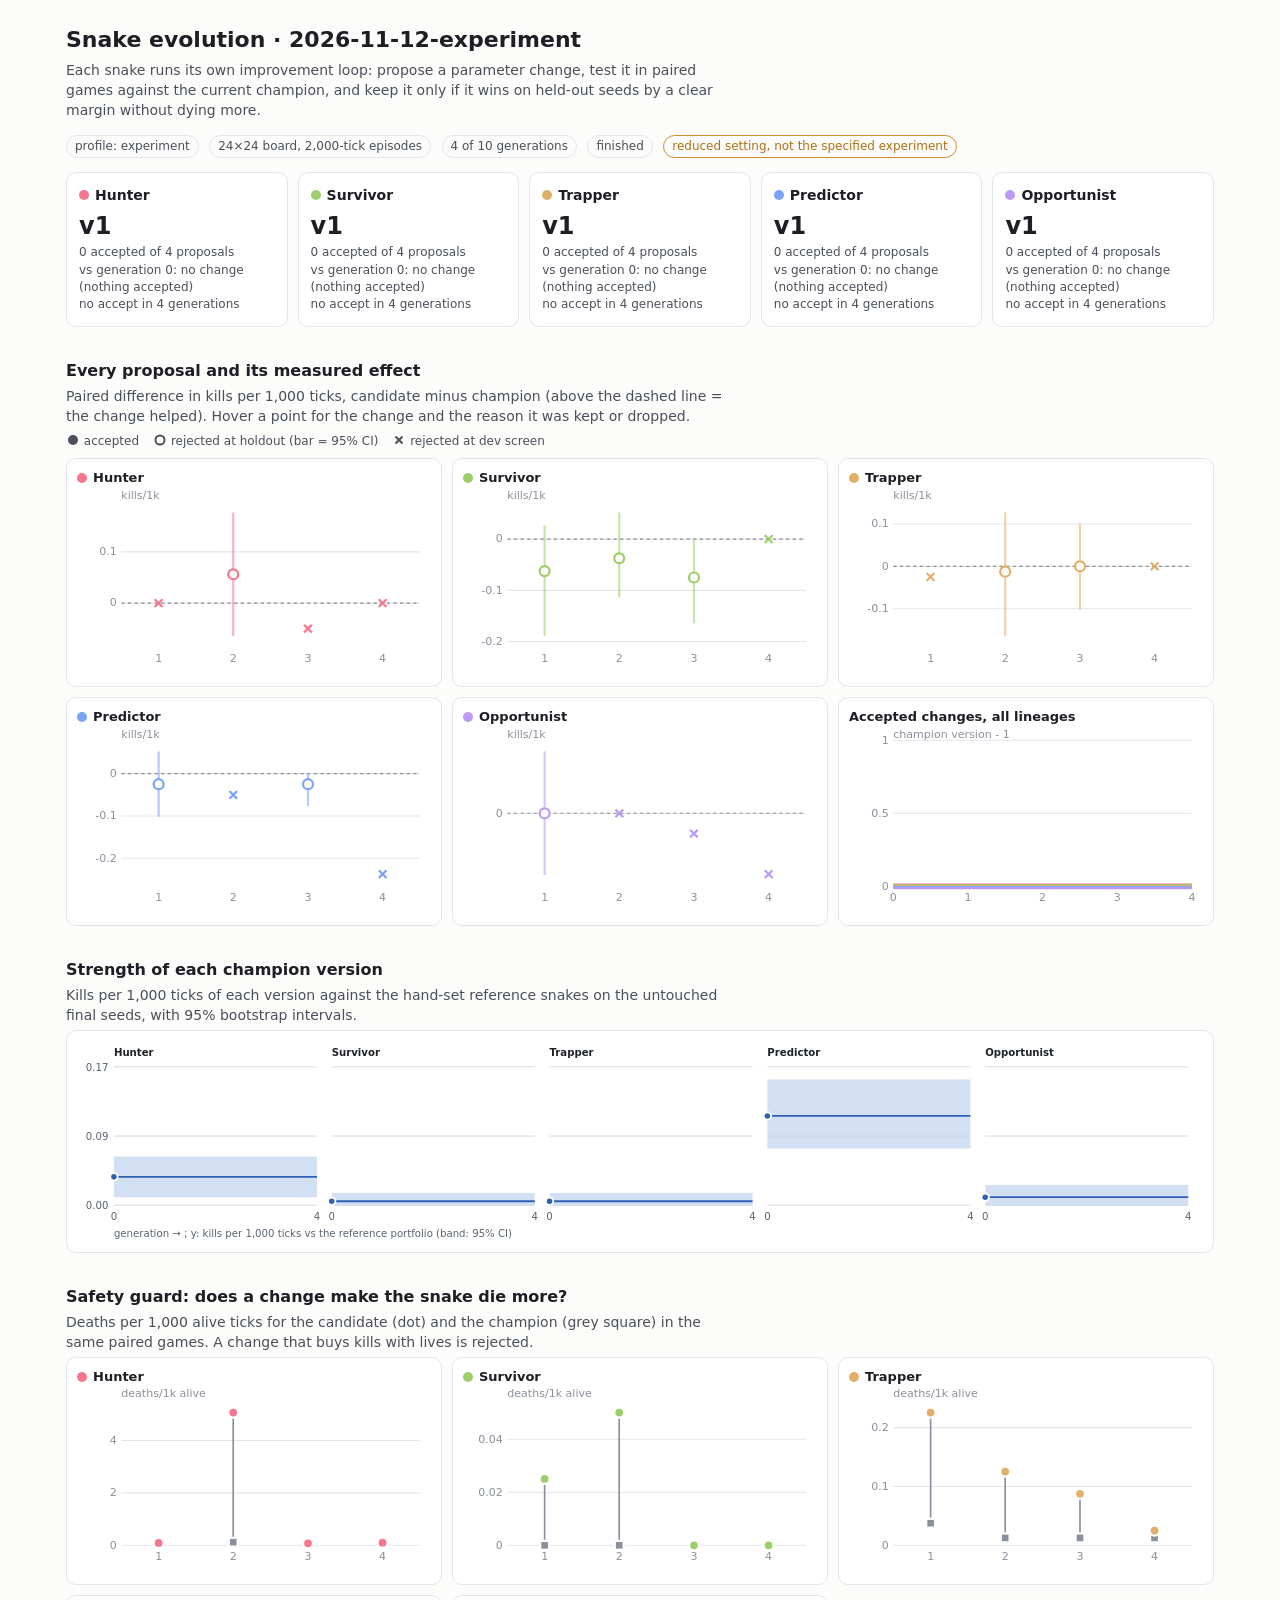
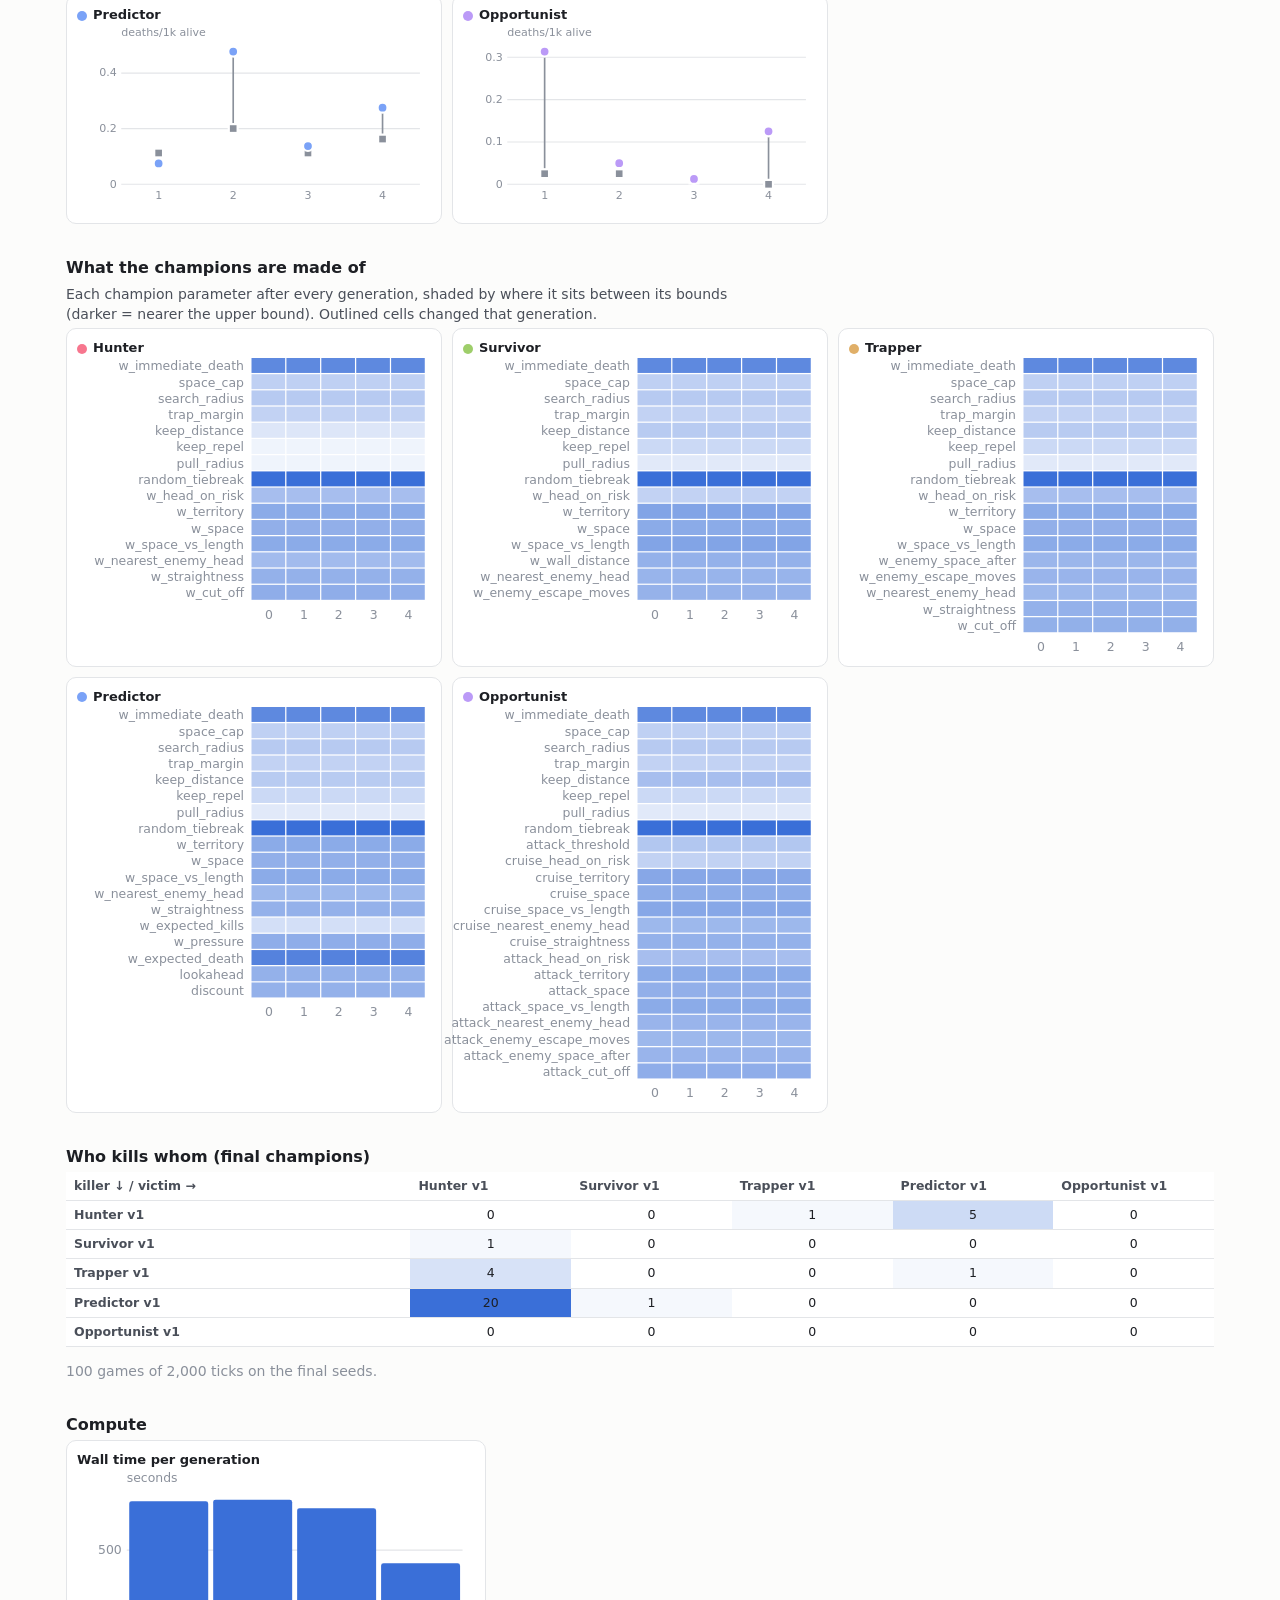
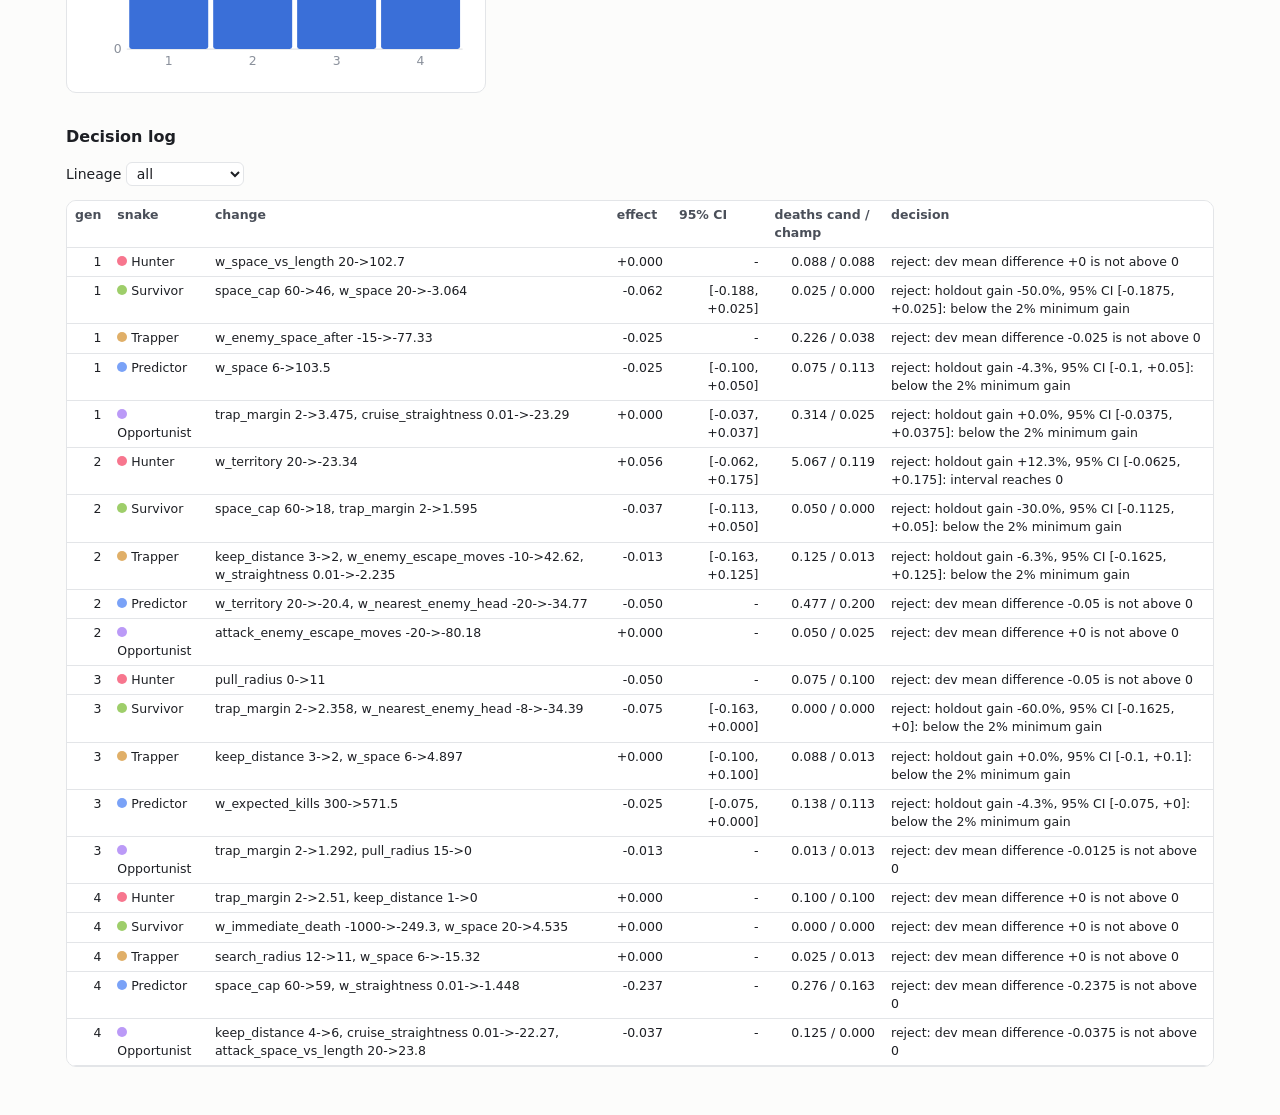
<file: experiments/2026-11-12-baseline/dashboard.html>
<!doctype html><html lang='en'><head><meta charset='utf-8'>
<meta name='viewport' content='width=device-width,initial-scale=1'>
<title>Evolution dashboard</title><style>
:root{--surface:#fcfcfb;--panel:#ffffff;--ink:#1d1f24;--ink2:#4a4f59;--muted:#8a909b;
--line:#e3e5e8;--seq:#3a6fd8;--accent:#3a6fd8}
@media (prefers-color-scheme: dark){:root:not([data-theme="light"]){--surface:#16181d;
--panel:#1d2026;--ink:#e8eaee;--ink2:#b5bac4;--muted:#7d8491;--line:#30343c;--seq:#7aa2f7}}
:root[data-theme="dark"]{--surface:#16181d;--panel:#1d2026;--ink:#e8eaee;--ink2:#b5bac4;
--muted:#7d8491;--line:#30343c;--seq:#7aa2f7}
*{box-sizing:border-box}body{margin:0;background:var(--surface);color:var(--ink);
font:14px/1.45 system-ui,-apple-system,Segoe UI,sans-serif}
main{max-width:1180px;margin:0 auto;padding:24px 16px 48px}
h1{font-size:22px;margin:0 0 4px}h2{font-size:16px;margin:32px 0 4px}
p.lede{color:var(--ink2);margin:0 0 4px;max-width:75ch}.muted{color:var(--muted)}
.badge{display:inline-block;padding:2px 8px;border-radius:999px;border:1px solid var(--line);
font-size:12px;color:var(--ink2);margin-right:6px}
.badge.warn{border-color:#d08c2a;color:#b06f10}
.tiles{display:grid;grid-template-columns:repeat(auto-fit,minmax(190px,1fr));gap:10px;margin-top:14px}
.tile{background:var(--panel);border:1px solid var(--line);border-radius:10px;padding:12px}
.tile .name{display:flex;align-items:center;gap:6px;font-weight:600}
.dot{width:10px;height:10px;border-radius:50%;display:inline-block}
.tile .big{font-size:24px;font-weight:600;margin-top:4px}
.tile .sub{color:var(--ink2);font-size:12px}
.grid5{display:grid;grid-template-columns:repeat(auto-fit,minmax(300px,1fr));gap:10px}
figure{margin:0;background:var(--panel);border:1px solid var(--line);border-radius:10px;
padding:10px}
figcaption{font-weight:600;font-size:13px;display:flex;align-items:center;gap:6px}
svg{width:100%;height:auto;display:block;overflow:visible}
.grid{stroke:var(--line);stroke-width:1}
.zero{stroke:var(--muted);stroke-width:1;stroke-dasharray:3 3}
.tick{fill:var(--muted);font-size:10px}.ci{stroke-width:2;stroke-linecap:round;opacity:.55}
.ring{stroke:var(--panel);stroke-width:2}.link{stroke:var(--muted);stroke-width:1.5}
.hit{fill:transparent}g:hover .hit{fill:var(--ink);fill-opacity:.05}
.legend{display:flex;flex-wrap:wrap;gap:14px;color:var(--ink2);font-size:12px;margin:6px 0 8px}
.legend svg{width:14px;height:14px;display:inline-block;vertical-align:-2px}
table{border-collapse:collapse;width:100%;font-size:12.5px;background:var(--panel)}
th,td{border-bottom:1px solid var(--line);padding:5px 8px;text-align:left;vertical-align:top}
th{color:var(--ink2);font-weight:600}td.num{text-align:right;font-variant-numeric:tabular-nums}
.matrix td{text-align:center;font-variant-numeric:tabular-nums;width:14%}
.scroll{overflow-x:auto;border:1px solid var(--line);border-radius:10px}
.acc{font-weight:600}select{font:inherit;padding:2px 6px;background:var(--panel);color:var(--ink);
border:1px solid var(--line);border-radius:6px}
</style></head><body><main>
<h1>Snake evolution · 2026-11-12-experiment</h1>
<p class='lede'>Each snake runs its own improvement loop: propose a parameter change, test it in paired games against the current champion, and keep it only if it wins on held-out seeds by a clear margin without dying more.</p>
<p><span class='badge'>profile: experiment</span>
<span class='badge'>24&times;24 board, 2,000-tick episodes</span>
<span class='badge'>4 of 10 generations</span>
<span class='badge'>finished</span>
<span class='badge warn'>reduced setting, not the specified experiment</span>
</p>
<div class='tiles'>
<div class='tile'><div class='name'><span class='dot' style='background:#f7768e'></span>Hunter</div><div class='big'>v1</div><div class='sub'>0 accepted of 4 proposals</div><div class='sub'>vs generation 0: no change (nothing accepted)</div><div class='sub muted'>no accept in 4 generations</div></div>
<div class='tile'><div class='name'><span class='dot' style='background:#9ece6a'></span>Survivor</div><div class='big'>v1</div><div class='sub'>0 accepted of 4 proposals</div><div class='sub'>vs generation 0: no change (nothing accepted)</div><div class='sub muted'>no accept in 4 generations</div></div>
<div class='tile'><div class='name'><span class='dot' style='background:#e0af68'></span>Trapper</div><div class='big'>v1</div><div class='sub'>0 accepted of 4 proposals</div><div class='sub'>vs generation 0: no change (nothing accepted)</div><div class='sub muted'>no accept in 4 generations</div></div>
<div class='tile'><div class='name'><span class='dot' style='background:#7aa2f7'></span>Predictor</div><div class='big'>v1</div><div class='sub'>0 accepted of 4 proposals</div><div class='sub'>vs generation 0: no change (nothing accepted)</div><div class='sub muted'>no accept in 4 generations</div></div>
<div class='tile'><div class='name'><span class='dot' style='background:#bb9af7'></span>Opportunist</div><div class='big'>v1</div><div class='sub'>0 accepted of 4 proposals</div><div class='sub'>vs generation 0: no change (nothing accepted)</div><div class='sub muted'>no accept in 4 generations</div></div>
</div>
<h2>Every proposal and its measured effect</h2>
<p class='lede'>Paired difference in kills per 1,000 ticks, candidate minus champion (above the dashed line = the change helped). Hover a point for the change and the reason it was kept or dropped.</p>
<div class="legend"><span><svg viewBox="0 0 14 14"><circle cx="7" cy="7" r="5" fill="var(--ink2)"/></svg> accepted</span><span><svg viewBox="0 0 14 14"><circle cx="7" cy="7" r="4.5" fill="none" stroke="var(--ink2)" stroke-width="2"/></svg> rejected at holdout (bar = 95% CI)</span><span><svg viewBox="0 0 14 14"><path d="M3.5,3.5l7,7m0,-7l-7,7" stroke="var(--ink2)" stroke-width="2"/></svg> rejected at dev screen</span></div>
<div class='grid5'>
<figure><figcaption><span class='dot' style='background:#f7768e'></span>Hunter</figcaption><svg viewBox="0 0 320 170" role="img" aria-label="Hunter: effect of each proposal"><line class="grid" x1="40" x2="310" y1="104.1" y2="104.1"/><text class="tick" x="36" y="107.1" text-anchor="end">0</text><line class="grid" x1="40" x2="310" y1="57.7" y2="57.7"/><text class="tick" x="36" y="60.7" text-anchor="end">0.1</text><text class="tick" x="73.8" y="157" text-anchor="middle">1</text><text class="tick" x="141.2" y="157" text-anchor="middle">2</text><text class="tick" x="208.8" y="157" text-anchor="middle">3</text><text class="tick" x="276.2" y="157" text-anchor="middle">4</text><text class="tick" x="40" y="10">kills/1k</text><line class="zero" x1="40" x2="310" y1="104.1" y2="104.1"/><g><title>generation 1: rejected at dev
change: w_space_vs_length 20-&gt;102.7
effect +0.000
dev mean difference +0 is not above 0</title><path d="M70.2,100.6l7,7m0,-7l-7,7" stroke="#f7768e" stroke-width="2"/><rect class="hit" x="64.8" y="12" width="18" height="132"/></g><g><title>generation 2: rejected at holdout
change: w_territory 20-&gt;-23.34
effect +0.056, 95% CI [-0.062, +0.175]
holdout gain +12.3%, 95% CI [-0.0625, +0.175]: interval reaches 0</title><line class="ci" stroke="#f7768e" x1="141.2" x2="141.2" y1="133.0" y2="23.0"/><circle cx="141.2" cy="78.0" r="4.5" fill="var(--surface)" stroke="#f7768e" stroke-width="2"/><rect class="hit" x="132.2" y="12" width="18" height="132"/></g><g><title>generation 3: rejected at dev
change: pull_radius 0-&gt;11
effect -0.050
dev mean difference -0.05 is not above 0</title><path d="M205.2,123.7l7,7m0,-7l-7,7" stroke="#f7768e" stroke-width="2"/><rect class="hit" x="199.8" y="12" width="18" height="132"/></g><g><title>generation 4: rejected at dev
change: trap_margin 2-&gt;2.51, keep_distance 1-&gt;0
effect +0.000
dev mean difference +0 is not above 0</title><path d="M272.8,100.6l7,7m0,-7l-7,7" stroke="#f7768e" stroke-width="2"/><rect class="hit" x="267.2" y="12" width="18" height="132"/></g></svg></figure>
<figure><figcaption><span class='dot' style='background:#9ece6a'></span>Survivor</figcaption><svg viewBox="0 0 320 170" role="img" aria-label="Survivor: effect of each proposal"><line class="grid" x1="40" x2="310" y1="138.8" y2="138.8"/><text class="tick" x="36" y="141.8" text-anchor="end">-0.2</text><line class="grid" x1="40" x2="310" y1="92.5" y2="92.5"/><text class="tick" x="36" y="95.5" text-anchor="end">-0.1</text><line class="grid" x1="40" x2="310" y1="46.2" y2="46.2"/><text class="tick" x="36" y="49.2" text-anchor="end">0</text><text class="tick" x="73.8" y="157" text-anchor="middle">1</text><text class="tick" x="141.2" y="157" text-anchor="middle">2</text><text class="tick" x="208.8" y="157" text-anchor="middle">3</text><text class="tick" x="276.2" y="157" text-anchor="middle">4</text><text class="tick" x="40" y="10">kills/1k</text><line class="zero" x1="40" x2="310" y1="46.2" y2="46.2"/><g><title>generation 1: rejected at holdout
change: space_cap 60-&gt;46, w_space 20-&gt;-3.064
effect -0.062, 95% CI [-0.188, +0.025]
holdout gain -50.0%, 95% CI [-0.1875, +0.025]: below the 2% minimum gain</title><line class="ci" stroke="#9ece6a" x1="73.8" x2="73.8" y1="133.0" y2="34.6"/><circle cx="73.8" cy="75.1" r="4.5" fill="var(--surface)" stroke="#9ece6a" stroke-width="2"/><rect class="hit" x="64.8" y="12" width="18" height="132"/></g><g><title>generation 2: rejected at holdout
change: space_cap 60-&gt;18, trap_margin 2-&gt;1.595
effect -0.037, 95% CI [-0.113, +0.050]
holdout gain -30.0%, 95% CI [-0.1125, +0.05]: below the 2% minimum gain</title><line class="ci" stroke="#9ece6a" x1="141.2" x2="141.2" y1="98.3" y2="23.0"/><circle cx="141.2" cy="63.5" r="4.5" fill="var(--surface)" stroke="#9ece6a" stroke-width="2"/><rect class="hit" x="132.2" y="12" width="18" height="132"/></g><g><title>generation 3: rejected at holdout
change: trap_margin 2-&gt;2.358, w_nearest_enemy_head -8-&gt;-34.39
effect -0.075, 95% CI [-0.163, +0.000]
holdout gain -60.0%, 95% CI [-0.1625, +0]: below the 2% minimum gain</title><line class="ci" stroke="#9ece6a" x1="208.8" x2="208.8" y1="121.4" y2="46.2"/><circle cx="208.8" cy="80.9" r="4.5" fill="var(--surface)" stroke="#9ece6a" stroke-width="2"/><rect class="hit" x="199.8" y="12" width="18" height="132"/></g><g><title>generation 4: rejected at dev
change: w_immediate_death -1000-&gt;-249.3, w_space 20-&gt;4.535
effect +0.000
dev mean difference +0 is not above 0</title><path d="M272.8,42.7l7,7m0,-7l-7,7" stroke="#9ece6a" stroke-width="2"/><rect class="hit" x="267.2" y="12" width="18" height="132"/></g></svg></figure>
<figure><figcaption><span class='dot' style='background:#e0af68'></span>Trapper</figcaption><svg viewBox="0 0 320 170" role="img" aria-label="Trapper: effect of each proposal"><line class="grid" x1="40" x2="310" y1="109.1" y2="109.1"/><text class="tick" x="36" y="112.1" text-anchor="end">-0.1</text><line class="grid" x1="40" x2="310" y1="70.8" y2="70.8"/><text class="tick" x="36" y="73.8" text-anchor="end">0</text><line class="grid" x1="40" x2="310" y1="32.6" y2="32.6"/><text class="tick" x="36" y="35.6" text-anchor="end">0.1</text><text class="tick" x="73.8" y="157" text-anchor="middle">1</text><text class="tick" x="141.2" y="157" text-anchor="middle">2</text><text class="tick" x="208.8" y="157" text-anchor="middle">3</text><text class="tick" x="276.2" y="157" text-anchor="middle">4</text><text class="tick" x="40" y="10">kills/1k</text><line class="zero" x1="40" x2="310" y1="70.8" y2="70.8"/><g><title>generation 1: rejected at dev
change: w_enemy_space_after -15-&gt;-77.33
effect -0.025
dev mean difference -0.025 is not above 0</title><path d="M70.2,76.9l7,7m0,-7l-7,7" stroke="#e0af68" stroke-width="2"/><rect class="hit" x="64.8" y="12" width="18" height="132"/></g><g><title>generation 2: rejected at holdout
change: keep_distance 3-&gt;2, w_enemy_escape_moves -10-&gt;42.62, w_straightness 0.01-&gt;-2.235
effect -0.013, 95% CI [-0.163, +0.125]
holdout gain -6.3%, 95% CI [-0.1625, +0.125]: below the 2% minimum gain</title><line class="ci" stroke="#e0af68" x1="141.2" x2="141.2" y1="133.0" y2="23.0"/><circle cx="141.2" cy="75.6" r="4.5" fill="var(--surface)" stroke="#e0af68" stroke-width="2"/><rect class="hit" x="132.2" y="12" width="18" height="132"/></g><g><title>generation 3: rejected at holdout
change: keep_distance 3-&gt;2, w_space 6-&gt;4.897
effect +0.000, 95% CI [-0.100, +0.100]
holdout gain +0.0%, 95% CI [-0.1, +0.1]: below the 2% minimum gain</title><line class="ci" stroke="#e0af68" x1="208.8" x2="208.8" y1="109.1" y2="32.6"/><circle cx="208.8" cy="70.8" r="4.5" fill="var(--surface)" stroke="#e0af68" stroke-width="2"/><rect class="hit" x="199.8" y="12" width="18" height="132"/></g><g><title>generation 4: rejected at dev
change: search_radius 12-&gt;11, w_space 6-&gt;-15.32
effect +0.000
dev mean difference +0 is not above 0</title><path d="M272.8,67.3l7,7m0,-7l-7,7" stroke="#e0af68" stroke-width="2"/><rect class="hit" x="267.2" y="12" width="18" height="132"/></g></svg></figure>
<figure><figcaption><span class='dot' style='background:#7aa2f7'></span>Predictor</figcaption><svg viewBox="0 0 320 170" role="img" aria-label="Predictor: effect of each proposal"><line class="grid" x1="40" x2="310" y1="118.7" y2="118.7"/><text class="tick" x="36" y="121.7" text-anchor="end">-0.2</text><line class="grid" x1="40" x2="310" y1="80.4" y2="80.4"/><text class="tick" x="36" y="83.4" text-anchor="end">-0.1</text><line class="grid" x1="40" x2="310" y1="42.1" y2="42.1"/><text class="tick" x="36" y="45.1" text-anchor="end">0</text><text class="tick" x="73.8" y="157" text-anchor="middle">1</text><text class="tick" x="141.2" y="157" text-anchor="middle">2</text><text class="tick" x="208.8" y="157" text-anchor="middle">3</text><text class="tick" x="276.2" y="157" text-anchor="middle">4</text><text class="tick" x="40" y="10">kills/1k</text><line class="zero" x1="40" x2="310" y1="42.1" y2="42.1"/><g><title>generation 1: rejected at holdout
change: w_space 6-&gt;103.5
effect -0.025, 95% CI [-0.100, +0.050]
holdout gain -4.3%, 95% CI [-0.1, +0.05]: below the 2% minimum gain</title><line class="ci" stroke="#7aa2f7" x1="73.8" x2="73.8" y1="80.4" y2="23.0"/><circle cx="73.8" cy="51.7" r="4.5" fill="var(--surface)" stroke="#7aa2f7" stroke-width="2"/><rect class="hit" x="64.8" y="12" width="18" height="132"/></g><g><title>generation 2: rejected at dev
change: w_territory 20-&gt;-20.4, w_nearest_enemy_head -20-&gt;-34.77
effect -0.050
dev mean difference -0.05 is not above 0</title><path d="M137.8,57.8l7,7m0,-7l-7,7" stroke="#7aa2f7" stroke-width="2"/><rect class="hit" x="132.2" y="12" width="18" height="132"/></g><g><title>generation 3: rejected at holdout
change: w_expected_kills 300-&gt;571.5
effect -0.025, 95% CI [-0.075, +0.000]
holdout gain -4.3%, 95% CI [-0.075, +0]: below the 2% minimum gain</title><line class="ci" stroke="#7aa2f7" x1="208.8" x2="208.8" y1="70.8" y2="42.1"/><circle cx="208.8" cy="51.7" r="4.5" fill="var(--surface)" stroke="#7aa2f7" stroke-width="2"/><rect class="hit" x="199.8" y="12" width="18" height="132"/></g><g><title>generation 4: rejected at dev
change: space_cap 60-&gt;59, w_straightness 0.01-&gt;-1.448
effect -0.237
dev mean difference -0.2375 is not above 0</title><path d="M272.8,129.5l7,7m0,-7l-7,7" stroke="#7aa2f7" stroke-width="2"/><rect class="hit" x="267.2" y="12" width="18" height="132"/></g></svg></figure>
<figure><figcaption><span class='dot' style='background:#bb9af7'></span>Opportunist</figcaption><svg viewBox="0 0 320 170" role="img" aria-label="Opportunist: effect of each proposal"><line class="grid" x1="40" x2="310" y1="78.0" y2="78.0"/><text class="tick" x="36" y="81.0" text-anchor="end">0</text><text class="tick" x="73.8" y="157" text-anchor="middle">1</text><text class="tick" x="141.2" y="157" text-anchor="middle">2</text><text class="tick" x="208.8" y="157" text-anchor="middle">3</text><text class="tick" x="276.2" y="157" text-anchor="middle">4</text><text class="tick" x="40" y="10">kills/1k</text><line class="zero" x1="40" x2="310" y1="78.0" y2="78.0"/><g><title>generation 1: rejected at holdout
change: trap_margin 2-&gt;3.475, cruise_straightness 0.01-&gt;-23.29
effect +0.000, 95% CI [-0.037, +0.037]
holdout gain +0.0%, 95% CI [-0.0375, +0.0375]: below the 2% minimum gain</title><line class="ci" stroke="#bb9af7" x1="73.8" x2="73.8" y1="133.0" y2="23.0"/><circle cx="73.8" cy="78.0" r="4.5" fill="var(--surface)" stroke="#bb9af7" stroke-width="2"/><rect class="hit" x="64.8" y="12" width="18" height="132"/></g><g><title>generation 2: rejected at dev
change: attack_enemy_escape_moves -20-&gt;-80.18
effect +0.000
dev mean difference +0 is not above 0</title><path d="M137.8,74.5l7,7m0,-7l-7,7" stroke="#bb9af7" stroke-width="2"/><rect class="hit" x="132.2" y="12" width="18" height="132"/></g><g><title>generation 3: rejected at dev
change: trap_margin 2-&gt;1.292, pull_radius 15-&gt;0
effect -0.013
dev mean difference -0.0125 is not above 0</title><path d="M205.2,92.8l7,7m0,-7l-7,7" stroke="#bb9af7" stroke-width="2"/><rect class="hit" x="199.8" y="12" width="18" height="132"/></g><g><title>generation 4: rejected at dev
change: keep_distance 4-&gt;6, cruise_straightness 0.01-&gt;-22.27, attack_space_vs_length 20-&gt;23.8
effect -0.037
dev mean difference -0.0375 is not above 0</title><path d="M272.8,129.5l7,7m0,-7l-7,7" stroke="#bb9af7" stroke-width="2"/><rect class="hit" x="267.2" y="12" width="18" height="132"/></g></svg></figure>
<figure><figcaption>Accepted changes, all lineages</figcaption><svg viewBox="0 0 320 170" role="img" aria-label="Accepted changes over generations"><line class="grid" x1="40" x2="310" y1="144.0" y2="144.0"/><text class="tick" x="36" y="147.0" text-anchor="end">0</text><line class="grid" x1="40" x2="310" y1="78.0" y2="78.0"/><text class="tick" x="36" y="81.0" text-anchor="end">0.5</text><line class="grid" x1="40" x2="310" y1="12.0" y2="12.0"/><text class="tick" x="36" y="15.0" text-anchor="end">1</text><text class="tick" x="40.0" y="157" text-anchor="middle">0</text><text class="tick" x="107.5" y="157" text-anchor="middle">1</text><text class="tick" x="175.0" y="157" text-anchor="middle">2</text><text class="tick" x="242.5" y="157" text-anchor="middle">3</text><text class="tick" x="310.0" y="157" text-anchor="middle">4</text><text class="tick" x="40" y="10">champion version - 1</text><polyline points="40.0,142.4 107.5,142.4 107.5,142.4 175.0,142.4 175.0,142.4 242.5,142.4 242.5,142.4 310.0,142.4 310.0,142.4" fill="none" stroke="#f7768e" stroke-width="2"><title>Hunter: 0 accepted</title></polyline><polyline points="40.0,143.2 107.5,143.2 107.5,143.2 175.0,143.2 175.0,143.2 242.5,143.2 242.5,143.2 310.0,143.2 310.0,143.2" fill="none" stroke="#9ece6a" stroke-width="2"><title>Survivor: 0 accepted</title></polyline><polyline points="40.0,144.0 107.5,144.0 107.5,144.0 175.0,144.0 175.0,144.0 242.5,144.0 242.5,144.0 310.0,144.0 310.0,144.0" fill="none" stroke="#e0af68" stroke-width="2"><title>Trapper: 0 accepted</title></polyline><polyline points="40.0,144.8 107.5,144.8 107.5,144.8 175.0,144.8 175.0,144.8 242.5,144.8 242.5,144.8 310.0,144.8 310.0,144.8" fill="none" stroke="#7aa2f7" stroke-width="2"><title>Predictor: 0 accepted</title></polyline><polyline points="40.0,145.6 107.5,145.6 107.5,145.6 175.0,145.6 175.0,145.6 242.5,145.6 242.5,145.6 310.0,145.6 310.0,145.6" fill="none" stroke="#bb9af7" stroke-width="2"><title>Opportunist: 0 accepted</title></polyline></svg></figure></div>
<h2>Strength of each champion version</h2>
<p class='lede'>Kills per 1,000 ticks of each version against the hand-set reference snakes on the untouched final seeds, with 95% bootstrap intervals.</p>
<figure>
<svg xmlns="http://www.w3.org/2000/svg" width="1220" height="218" viewBox="0 0 1220 218" font-family="system-ui, sans-serif" font-size="11">
<rect width="1220" height="218" fill="#ffffff"/>
<text x="34" y="182.0" text-anchor="end" fill="#59636e">0.00</text>
<text x="34" y="107.0" text-anchor="end" fill="#59636e">0.09</text>
<text x="34" y="32.0" text-anchor="end" fill="#59636e">0.17</text>
<text x="40" y="16" fill="#1f2328" font-weight="600">Hunter</text>
<line x1="40" x2="260" y1="178.0" y2="178.0" stroke="#d0d7de" stroke-width="1"/>
<line x1="40" x2="260" y1="103.0" y2="103.0" stroke="#d0d7de" stroke-width="1"/>
<line x1="40" x2="260" y1="28.0" y2="28.0" stroke="#d0d7de" stroke-width="1"/>
<polygon points="40.0,125.2 260.0,125.2 260.0,169.2 40.0,169.2" fill="#c8d7f0" opacity="0.8"/>
<polyline points="40.0,147.2 260.0,147.2" fill="none" stroke="#2f5fb3" stroke-width="2" stroke-linejoin="round"/>
<circle cx="40.0" cy="147.2" r="4" fill="#2f5fb3" stroke="#ffffff" stroke-width="2"><title>v1 from generation 0: 0.035 kills/1k</title></circle>
<text x="40.0" y="194" text-anchor="middle" fill="#59636e">0</text>
<text x="260.0" y="194" text-anchor="middle" fill="#59636e">4</text>
<text x="276" y="16" fill="#1f2328" font-weight="600">Survivor</text>
<line x1="276" x2="496" y1="178.0" y2="178.0" stroke="#d0d7de" stroke-width="1"/>
<line x1="276" x2="496" y1="103.0" y2="103.0" stroke="#d0d7de" stroke-width="1"/>
<line x1="276" x2="496" y1="28.0" y2="28.0" stroke="#d0d7de" stroke-width="1"/>
<polygon points="276.0,164.8 496.0,164.8 496.0,178.0 276.0,178.0" fill="#c8d7f0" opacity="0.8"/>
<polyline points="276.0,173.6 496.0,173.6" fill="none" stroke="#2f5fb3" stroke-width="2" stroke-linejoin="round"/>
<circle cx="276.0" cy="173.6" r="4" fill="#2f5fb3" stroke="#ffffff" stroke-width="2"><title>v1 from generation 0: 0.005 kills/1k</title></circle>
<text x="276.0" y="194" text-anchor="middle" fill="#59636e">0</text>
<text x="496.0" y="194" text-anchor="middle" fill="#59636e">4</text>
<text x="512" y="16" fill="#1f2328" font-weight="600">Trapper</text>
<line x1="512" x2="732" y1="178.0" y2="178.0" stroke="#d0d7de" stroke-width="1"/>
<line x1="512" x2="732" y1="103.0" y2="103.0" stroke="#d0d7de" stroke-width="1"/>
<line x1="512" x2="732" y1="28.0" y2="28.0" stroke="#d0d7de" stroke-width="1"/>
<polygon points="512.0,164.8 732.0,164.8 732.0,178.0 512.0,178.0" fill="#c8d7f0" opacity="0.8"/>
<polyline points="512.0,173.6 732.0,173.6" fill="none" stroke="#2f5fb3" stroke-width="2" stroke-linejoin="round"/>
<circle cx="512.0" cy="173.6" r="4" fill="#2f5fb3" stroke="#ffffff" stroke-width="2"><title>v1 from generation 0: 0.005 kills/1k</title></circle>
<text x="512.0" y="194" text-anchor="middle" fill="#59636e">0</text>
<text x="732.0" y="194" text-anchor="middle" fill="#59636e">4</text>
<text x="748" y="16" fill="#1f2328" font-weight="600">Predictor</text>
<line x1="748" x2="968" y1="178.0" y2="178.0" stroke="#d0d7de" stroke-width="1"/>
<line x1="748" x2="968" y1="103.0" y2="103.0" stroke="#d0d7de" stroke-width="1"/>
<line x1="748" x2="968" y1="28.0" y2="28.0" stroke="#d0d7de" stroke-width="1"/>
<polygon points="748.0,41.6 968.0,41.6 968.0,116.4 748.0,116.4" fill="#c8d7f0" opacity="0.8"/>
<polyline points="748.0,81.2 968.0,81.2" fill="none" stroke="#2f5fb3" stroke-width="2" stroke-linejoin="round"/>
<circle cx="748.0" cy="81.2" r="4" fill="#2f5fb3" stroke="#ffffff" stroke-width="2"><title>v1 from generation 0: 0.110 kills/1k</title></circle>
<text x="748.0" y="194" text-anchor="middle" fill="#59636e">0</text>
<text x="968.0" y="194" text-anchor="middle" fill="#59636e">4</text>
<text x="984" y="16" fill="#1f2328" font-weight="600">Opportunist</text>
<line x1="984" x2="1204" y1="178.0" y2="178.0" stroke="#d0d7de" stroke-width="1"/>
<line x1="984" x2="1204" y1="103.0" y2="103.0" stroke="#d0d7de" stroke-width="1"/>
<line x1="984" x2="1204" y1="28.0" y2="28.0" stroke="#d0d7de" stroke-width="1"/>
<polygon points="984.0,156.0 1204.0,156.0 1204.0,178.0 984.0,178.0" fill="#c8d7f0" opacity="0.8"/>
<polyline points="984.0,169.2 1204.0,169.2" fill="none" stroke="#2f5fb3" stroke-width="2" stroke-linejoin="round"/>
<circle cx="984.0" cy="169.2" r="4" fill="#2f5fb3" stroke="#ffffff" stroke-width="2"><title>v1 from generation 0: 0.010 kills/1k</title></circle>
<text x="984.0" y="194" text-anchor="middle" fill="#59636e">0</text>
<text x="1204.0" y="194" text-anchor="middle" fill="#59636e">4</text>
<text x="40" y="212" fill="#59636e">generation → ; y: kills per 1,000 ticks vs the reference portfolio (band: 95% CI)</text>
</svg>

</figure>
<h2>Safety guard: does a change make the snake die more?</h2>
<p class='lede'>Deaths per 1,000 alive ticks for the candidate (dot) and the champion (grey square) in the same paired games. A change that buys kills with lives is rejected.</p>
<div class='grid5'>
<figure><figcaption><span class='dot' style='background:#f7768e'></span>Hunter</figcaption><svg viewBox="0 0 320 170" role="img" aria-label="Hunter: deaths, candidate vs champion"><line class="grid" x1="40" x2="310" y1="144.0" y2="144.0"/><text class="tick" x="36" y="147.0" text-anchor="end">0</text><line class="grid" x1="40" x2="310" y1="96.6" y2="96.6"/><text class="tick" x="36" y="99.6" text-anchor="end">2</text><line class="grid" x1="40" x2="310" y1="49.3" y2="49.3"/><text class="tick" x="36" y="52.3" text-anchor="end">4</text><text class="tick" x="73.8" y="157" text-anchor="middle">1</text><text class="tick" x="141.2" y="157" text-anchor="middle">2</text><text class="tick" x="208.8" y="157" text-anchor="middle">3</text><text class="tick" x="276.2" y="157" text-anchor="middle">4</text><text class="tick" x="40" y="10">deaths/1k alive</text><g><title>generation 1: candidate 0.088, champion 0.088 deaths per 1,000 alive ticks</title><line class="link" x1="73.8" x2="73.8" y1="141.9" y2="141.9"/><rect x="69.8" y="137.9" width="8" height="8" fill="var(--muted)" class="ring"/><circle cx="73.8" cy="141.9" r="4.5" fill="#f7768e" class="ring"/><rect class="hit" x="64.8" y="12" width="18" height="132"/></g><g><title>generation 2: candidate 5.067, champion 0.119 deaths per 1,000 alive ticks</title><line class="link" x1="141.2" x2="141.2" y1="141.2" y2="24.0"/><rect x="137.2" y="137.2" width="8" height="8" fill="var(--muted)" class="ring"/><circle cx="141.2" cy="24.0" r="4.5" fill="#f7768e" class="ring"/><rect class="hit" x="132.2" y="12" width="18" height="132"/></g><g><title>generation 3: candidate 0.075, champion 0.100 deaths per 1,000 alive ticks</title><line class="link" x1="208.8" x2="208.8" y1="141.6" y2="142.2"/><rect x="204.8" y="137.6" width="8" height="8" fill="var(--muted)" class="ring"/><circle cx="208.8" cy="142.2" r="4.5" fill="#f7768e" class="ring"/><rect class="hit" x="199.8" y="12" width="18" height="132"/></g><g><title>generation 4: candidate 0.100, champion 0.100 deaths per 1,000 alive ticks</title><line class="link" x1="276.2" x2="276.2" y1="141.6" y2="141.6"/><rect x="272.2" y="137.6" width="8" height="8" fill="var(--muted)" class="ring"/><circle cx="276.2" cy="141.6" r="4.5" fill="#f7768e" class="ring"/><rect class="hit" x="267.2" y="12" width="18" height="132"/></g></svg></figure>
<figure><figcaption><span class='dot' style='background:#9ece6a'></span>Survivor</figcaption><svg viewBox="0 0 320 170" role="img" aria-label="Survivor: deaths, candidate vs champion"><line class="grid" x1="40" x2="310" y1="144.0" y2="144.0"/><text class="tick" x="36" y="147.0" text-anchor="end">0</text><line class="grid" x1="40" x2="310" y1="96.0" y2="96.0"/><text class="tick" x="36" y="99.0" text-anchor="end">0.02</text><line class="grid" x1="40" x2="310" y1="48.1" y2="48.1"/><text class="tick" x="36" y="51.1" text-anchor="end">0.04</text><text class="tick" x="73.8" y="157" text-anchor="middle">1</text><text class="tick" x="141.2" y="157" text-anchor="middle">2</text><text class="tick" x="208.8" y="157" text-anchor="middle">3</text><text class="tick" x="276.2" y="157" text-anchor="middle">4</text><text class="tick" x="40" y="10">deaths/1k alive</text><g><title>generation 1: candidate 0.025, champion 0.000 deaths per 1,000 alive ticks</title><line class="link" x1="73.8" x2="73.8" y1="144.0" y2="84.0"/><rect x="69.8" y="140.0" width="8" height="8" fill="var(--muted)" class="ring"/><circle cx="73.8" cy="84.0" r="4.5" fill="#9ece6a" class="ring"/><rect class="hit" x="64.8" y="12" width="18" height="132"/></g><g><title>generation 2: candidate 0.050, champion 0.000 deaths per 1,000 alive ticks</title><line class="link" x1="141.2" x2="141.2" y1="144.0" y2="24.0"/><rect x="137.2" y="140.0" width="8" height="8" fill="var(--muted)" class="ring"/><circle cx="141.2" cy="24.0" r="4.5" fill="#9ece6a" class="ring"/><rect class="hit" x="132.2" y="12" width="18" height="132"/></g><g><title>generation 3: candidate 0.000, champion 0.000 deaths per 1,000 alive ticks</title><line class="link" x1="208.8" x2="208.8" y1="144.0" y2="144.0"/><rect x="204.8" y="140.0" width="8" height="8" fill="var(--muted)" class="ring"/><circle cx="208.8" cy="144.0" r="4.5" fill="#9ece6a" class="ring"/><rect class="hit" x="199.8" y="12" width="18" height="132"/></g><g><title>generation 4: candidate 0.000, champion 0.000 deaths per 1,000 alive ticks</title><line class="link" x1="276.2" x2="276.2" y1="144.0" y2="144.0"/><rect x="272.2" y="140.0" width="8" height="8" fill="var(--muted)" class="ring"/><circle cx="276.2" cy="144.0" r="4.5" fill="#9ece6a" class="ring"/><rect class="hit" x="267.2" y="12" width="18" height="132"/></g></svg></figure>
<figure><figcaption><span class='dot' style='background:#e0af68'></span>Trapper</figcaption><svg viewBox="0 0 320 170" role="img" aria-label="Trapper: deaths, candidate vs champion"><line class="grid" x1="40" x2="310" y1="144.0" y2="144.0"/><text class="tick" x="36" y="147.0" text-anchor="end">0</text><line class="grid" x1="40" x2="310" y1="90.8" y2="90.8"/><text class="tick" x="36" y="93.8" text-anchor="end">0.1</text><line class="grid" x1="40" x2="310" y1="37.6" y2="37.6"/><text class="tick" x="36" y="40.6" text-anchor="end">0.2</text><text class="tick" x="73.8" y="157" text-anchor="middle">1</text><text class="tick" x="141.2" y="157" text-anchor="middle">2</text><text class="tick" x="208.8" y="157" text-anchor="middle">3</text><text class="tick" x="276.2" y="157" text-anchor="middle">4</text><text class="tick" x="40" y="10">deaths/1k alive</text><g><title>generation 1: candidate 0.226, champion 0.038 deaths per 1,000 alive ticks</title><line class="link" x1="73.8" x2="73.8" y1="124.0" y2="24.0"/><rect x="69.8" y="120.0" width="8" height="8" fill="var(--muted)" class="ring"/><circle cx="73.8" cy="24.0" r="4.5" fill="#e0af68" class="ring"/><rect class="hit" x="64.8" y="12" width="18" height="132"/></g><g><title>generation 2: candidate 0.125, champion 0.013 deaths per 1,000 alive ticks</title><line class="link" x1="141.2" x2="141.2" y1="137.3" y2="77.4"/><rect x="137.2" y="133.3" width="8" height="8" fill="var(--muted)" class="ring"/><circle cx="141.2" cy="77.4" r="4.5" fill="#e0af68" class="ring"/><rect class="hit" x="132.2" y="12" width="18" height="132"/></g><g><title>generation 3: candidate 0.088, champion 0.013 deaths per 1,000 alive ticks</title><line class="link" x1="208.8" x2="208.8" y1="137.3" y2="97.4"/><rect x="204.8" y="133.3" width="8" height="8" fill="var(--muted)" class="ring"/><circle cx="208.8" cy="97.4" r="4.5" fill="#e0af68" class="ring"/><rect class="hit" x="199.8" y="12" width="18" height="132"/></g><g><title>generation 4: candidate 0.025, champion 0.013 deaths per 1,000 alive ticks</title><line class="link" x1="276.2" x2="276.2" y1="137.3" y2="130.7"/><rect x="272.2" y="133.3" width="8" height="8" fill="var(--muted)" class="ring"/><circle cx="276.2" cy="130.7" r="4.5" fill="#e0af68" class="ring"/><rect class="hit" x="267.2" y="12" width="18" height="132"/></g></svg></figure>
<figure><figcaption><span class='dot' style='background:#7aa2f7'></span>Predictor</figcaption><svg viewBox="0 0 320 170" role="img" aria-label="Predictor: deaths, candidate vs champion"><line class="grid" x1="40" x2="310" y1="144.0" y2="144.0"/><text class="tick" x="36" y="147.0" text-anchor="end">0</text><line class="grid" x1="40" x2="310" y1="93.7" y2="93.7"/><text class="tick" x="36" y="96.7" text-anchor="end">0.2</text><line class="grid" x1="40" x2="310" y1="43.5" y2="43.5"/><text class="tick" x="36" y="46.5" text-anchor="end">0.4</text><text class="tick" x="73.8" y="157" text-anchor="middle">1</text><text class="tick" x="141.2" y="157" text-anchor="middle">2</text><text class="tick" x="208.8" y="157" text-anchor="middle">3</text><text class="tick" x="276.2" y="157" text-anchor="middle">4</text><text class="tick" x="40" y="10">deaths/1k alive</text><g><title>generation 1: candidate 0.075, champion 0.113 deaths per 1,000 alive ticks</title><line class="link" x1="73.8" x2="73.8" y1="115.7" y2="125.1"/><rect x="69.8" y="111.7" width="8" height="8" fill="var(--muted)" class="ring"/><circle cx="73.8" cy="125.1" r="4.5" fill="#7aa2f7" class="ring"/><rect class="hit" x="64.8" y="12" width="18" height="132"/></g><g><title>generation 2: candidate 0.477, champion 0.200 deaths per 1,000 alive ticks</title><line class="link" x1="141.2" x2="141.2" y1="93.6" y2="24.0"/><rect x="137.2" y="89.6" width="8" height="8" fill="var(--muted)" class="ring"/><circle cx="141.2" cy="24.0" r="4.5" fill="#7aa2f7" class="ring"/><rect class="hit" x="132.2" y="12" width="18" height="132"/></g><g><title>generation 3: candidate 0.138, champion 0.113 deaths per 1,000 alive ticks</title><line class="link" x1="208.8" x2="208.8" y1="115.7" y2="109.4"/><rect x="204.8" y="111.7" width="8" height="8" fill="var(--muted)" class="ring"/><circle cx="208.8" cy="109.4" r="4.5" fill="#7aa2f7" class="ring"/><rect class="hit" x="199.8" y="12" width="18" height="132"/></g><g><title>generation 4: candidate 0.276, champion 0.163 deaths per 1,000 alive ticks</title><line class="link" x1="276.2" x2="276.2" y1="103.1" y2="74.7"/><rect x="272.2" y="99.1" width="8" height="8" fill="var(--muted)" class="ring"/><circle cx="276.2" cy="74.7" r="4.5" fill="#7aa2f7" class="ring"/><rect class="hit" x="267.2" y="12" width="18" height="132"/></g></svg></figure>
<figure><figcaption><span class='dot' style='background:#bb9af7'></span>Opportunist</figcaption><svg viewBox="0 0 320 170" role="img" aria-label="Opportunist: deaths, candidate vs champion"><line class="grid" x1="40" x2="310" y1="144.0" y2="144.0"/><text class="tick" x="36" y="147.0" text-anchor="end">0</text><line class="grid" x1="40" x2="310" y1="105.7" y2="105.7"/><text class="tick" x="36" y="108.7" text-anchor="end">0.1</text><line class="grid" x1="40" x2="310" y1="67.5" y2="67.5"/><text class="tick" x="36" y="70.5" text-anchor="end">0.2</text><line class="grid" x1="40" x2="310" y1="29.2" y2="29.2"/><text class="tick" x="36" y="32.2" text-anchor="end">0.3</text><text class="tick" x="73.8" y="157" text-anchor="middle">1</text><text class="tick" x="141.2" y="157" text-anchor="middle">2</text><text class="tick" x="208.8" y="157" text-anchor="middle">3</text><text class="tick" x="276.2" y="157" text-anchor="middle">4</text><text class="tick" x="40" y="10">deaths/1k alive</text><g><title>generation 1: candidate 0.314, champion 0.025 deaths per 1,000 alive ticks</title><line class="link" x1="73.8" x2="73.8" y1="134.4" y2="24.0"/><rect x="69.8" y="130.4" width="8" height="8" fill="var(--muted)" class="ring"/><circle cx="73.8" cy="24.0" r="4.5" fill="#bb9af7" class="ring"/><rect class="hit" x="64.8" y="12" width="18" height="132"/></g><g><title>generation 2: candidate 0.050, champion 0.025 deaths per 1,000 alive ticks</title><line class="link" x1="141.2" x2="141.2" y1="134.4" y2="124.9"/><rect x="137.2" y="130.4" width="8" height="8" fill="var(--muted)" class="ring"/><circle cx="141.2" cy="124.9" r="4.5" fill="#bb9af7" class="ring"/><rect class="hit" x="132.2" y="12" width="18" height="132"/></g><g><title>generation 3: candidate 0.013, champion 0.013 deaths per 1,000 alive ticks</title><line class="link" x1="208.8" x2="208.8" y1="139.2" y2="139.2"/><rect x="204.8" y="135.2" width="8" height="8" fill="var(--muted)" class="ring"/><circle cx="208.8" cy="139.2" r="4.5" fill="#bb9af7" class="ring"/><rect class="hit" x="199.8" y="12" width="18" height="132"/></g><g><title>generation 4: candidate 0.125, champion 0.000 deaths per 1,000 alive ticks</title><line class="link" x1="276.2" x2="276.2" y1="144.0" y2="96.1"/><rect x="272.2" y="140.0" width="8" height="8" fill="var(--muted)" class="ring"/><circle cx="276.2" cy="96.1" r="4.5" fill="#bb9af7" class="ring"/><rect class="hit" x="267.2" y="12" width="18" height="132"/></g></svg></figure>
</div>
<h2>What the champions are made of</h2>
<p class='lede'>Each champion parameter after every generation, shaded by where it sits between its bounds (darker = nearer the upper bound). Outlined cells changed that generation.</p>
<div class='grid5'>
<figure><figcaption><span class='dot' style='background:#f7768e'></span>Hunter</figcaption><svg viewBox="0 0 284 213" role="img" aria-label="Hunter champion parameters"><text class="tick" x="134" y="10" text-anchor="end">w_immediate_death</text><rect x="140.0" y="0" width="27.0" height="12" fill="var(--seq)" fill-opacity="0.816"><title>w_immediate_death after generation 0: -1000 (bounds -5000 to 0)</title></rect><rect x="168.0" y="0" width="27.0" height="12" fill="var(--seq)" fill-opacity="0.816"><title>w_immediate_death after generation 1: -1000 (bounds -5000 to 0)</title></rect><rect x="196.0" y="0" width="27.0" height="12" fill="var(--seq)" fill-opacity="0.816"><title>w_immediate_death after generation 2: -1000 (bounds -5000 to 0)</title></rect><rect x="224.0" y="0" width="27.0" height="12" fill="var(--seq)" fill-opacity="0.816"><title>w_immediate_death after generation 3: -1000 (bounds -5000 to 0)</title></rect><rect x="252.0" y="0" width="27.0" height="12" fill="var(--seq)" fill-opacity="0.816"><title>w_immediate_death after generation 4: -1000 (bounds -5000 to 0)</title></rect><text class="tick" x="134" y="23" text-anchor="end">space_cap</text><rect x="140.0" y="13" width="27.0" height="12" fill="var(--seq)" fill-opacity="0.322"><title>space_cap after generation 0: 60 (bounds 10 to 200)</title></rect><rect x="168.0" y="13" width="27.0" height="12" fill="var(--seq)" fill-opacity="0.322"><title>space_cap after generation 1: 60 (bounds 10 to 200)</title></rect><rect x="196.0" y="13" width="27.0" height="12" fill="var(--seq)" fill-opacity="0.322"><title>space_cap after generation 2: 60 (bounds 10 to 200)</title></rect><rect x="224.0" y="13" width="27.0" height="12" fill="var(--seq)" fill-opacity="0.322"><title>space_cap after generation 3: 60 (bounds 10 to 200)</title></rect><rect x="252.0" y="13" width="27.0" height="12" fill="var(--seq)" fill-opacity="0.322"><title>space_cap after generation 4: 60 (bounds 10 to 200)</title></rect><text class="tick" x="134" y="36" text-anchor="end">search_radius</text><rect x="140.0" y="26" width="27.0" height="12" fill="var(--seq)" fill-opacity="0.363"><title>search_radius after generation 0: 12 (bounds 4 to 30)</title></rect><rect x="168.0" y="26" width="27.0" height="12" fill="var(--seq)" fill-opacity="0.363"><title>search_radius after generation 1: 12 (bounds 4 to 30)</title></rect><rect x="196.0" y="26" width="27.0" height="12" fill="var(--seq)" fill-opacity="0.363"><title>search_radius after generation 2: 12 (bounds 4 to 30)</title></rect><rect x="224.0" y="26" width="27.0" height="12" fill="var(--seq)" fill-opacity="0.363"><title>search_radius after generation 3: 12 (bounds 4 to 30)</title></rect><rect x="252.0" y="26" width="27.0" height="12" fill="var(--seq)" fill-opacity="0.363"><title>search_radius after generation 4: 12 (bounds 4 to 30)</title></rect><text class="tick" x="134" y="49" text-anchor="end">trap_margin</text><rect x="140.0" y="39" width="27.0" height="12" fill="var(--seq)" fill-opacity="0.310"><title>trap_margin after generation 0: 2 (bounds 1 to 5)</title></rect><rect x="168.0" y="39" width="27.0" height="12" fill="var(--seq)" fill-opacity="0.310"><title>trap_margin after generation 1: 2 (bounds 1 to 5)</title></rect><rect x="196.0" y="39" width="27.0" height="12" fill="var(--seq)" fill-opacity="0.310"><title>trap_margin after generation 2: 2 (bounds 1 to 5)</title></rect><rect x="224.0" y="39" width="27.0" height="12" fill="var(--seq)" fill-opacity="0.310"><title>trap_margin after generation 3: 2 (bounds 1 to 5)</title></rect><rect x="252.0" y="39" width="27.0" height="12" fill="var(--seq)" fill-opacity="0.310"><title>trap_margin after generation 4: 2 (bounds 1 to 5)</title></rect><text class="tick" x="134" y="62" text-anchor="end">keep_distance</text><rect x="140.0" y="52" width="27.0" height="12" fill="var(--seq)" fill-opacity="0.172"><title>keep_distance after generation 0: 1 (bounds 0 to 10)</title></rect><rect x="168.0" y="52" width="27.0" height="12" fill="var(--seq)" fill-opacity="0.172"><title>keep_distance after generation 1: 1 (bounds 0 to 10)</title></rect><rect x="196.0" y="52" width="27.0" height="12" fill="var(--seq)" fill-opacity="0.172"><title>keep_distance after generation 2: 1 (bounds 0 to 10)</title></rect><rect x="224.0" y="52" width="27.0" height="12" fill="var(--seq)" fill-opacity="0.172"><title>keep_distance after generation 3: 1 (bounds 0 to 10)</title></rect><rect x="252.0" y="52" width="27.0" height="12" fill="var(--seq)" fill-opacity="0.172"><title>keep_distance after generation 4: 1 (bounds 0 to 10)</title></rect><text class="tick" x="134" y="75" text-anchor="end">keep_repel</text><rect x="140.0" y="65" width="27.0" height="12" fill="var(--seq)" fill-opacity="0.080"><title>keep_repel after generation 0: 0 (bounds 0 to 5)</title></rect><rect x="168.0" y="65" width="27.0" height="12" fill="var(--seq)" fill-opacity="0.080"><title>keep_repel after generation 1: 0 (bounds 0 to 5)</title></rect><rect x="196.0" y="65" width="27.0" height="12" fill="var(--seq)" fill-opacity="0.080"><title>keep_repel after generation 2: 0 (bounds 0 to 5)</title></rect><rect x="224.0" y="65" width="27.0" height="12" fill="var(--seq)" fill-opacity="0.080"><title>keep_repel after generation 3: 0 (bounds 0 to 5)</title></rect><rect x="252.0" y="65" width="27.0" height="12" fill="var(--seq)" fill-opacity="0.080"><title>keep_repel after generation 4: 0 (bounds 0 to 5)</title></rect><text class="tick" x="134" y="88" text-anchor="end">pull_radius</text><rect x="140.0" y="78" width="27.0" height="12" fill="var(--seq)" fill-opacity="0.080"><title>pull_radius after generation 0: 0 (bounds 0 to 200)</title></rect><rect x="168.0" y="78" width="27.0" height="12" fill="var(--seq)" fill-opacity="0.080"><title>pull_radius after generation 1: 0 (bounds 0 to 200)</title></rect><rect x="196.0" y="78" width="27.0" height="12" fill="var(--seq)" fill-opacity="0.080"><title>pull_radius after generation 2: 0 (bounds 0 to 200)</title></rect><rect x="224.0" y="78" width="27.0" height="12" fill="var(--seq)" fill-opacity="0.080"><title>pull_radius after generation 3: 0 (bounds 0 to 200)</title></rect><rect x="252.0" y="78" width="27.0" height="12" fill="var(--seq)" fill-opacity="0.080"><title>pull_radius after generation 4: 0 (bounds 0 to 200)</title></rect><text class="tick" x="134" y="101" text-anchor="end">random_tiebreak</text><rect x="140.0" y="91" width="27.0" height="12" fill="var(--seq)" fill-opacity="1.000"><title>random_tiebreak after generation 0: 1 (bounds 0 to 1)</title></rect><rect x="168.0" y="91" width="27.0" height="12" fill="var(--seq)" fill-opacity="1.000"><title>random_tiebreak after generation 1: 1 (bounds 0 to 1)</title></rect><rect x="196.0" y="91" width="27.0" height="12" fill="var(--seq)" fill-opacity="1.000"><title>random_tiebreak after generation 2: 1 (bounds 0 to 1)</title></rect><rect x="224.0" y="91" width="27.0" height="12" fill="var(--seq)" fill-opacity="1.000"><title>random_tiebreak after generation 3: 1 (bounds 0 to 1)</title></rect><rect x="252.0" y="91" width="27.0" height="12" fill="var(--seq)" fill-opacity="1.000"><title>random_tiebreak after generation 4: 1 (bounds 0 to 1)</title></rect><text class="tick" x="134" y="114" text-anchor="end">w_head_on_risk</text><rect x="140.0" y="104" width="27.0" height="12" fill="var(--seq)" fill-opacity="0.448"><title>w_head_on_risk after generation 0: -40 (bounds -200 to 200)</title></rect><rect x="168.0" y="104" width="27.0" height="12" fill="var(--seq)" fill-opacity="0.448"><title>w_head_on_risk after generation 1: -40 (bounds -200 to 200)</title></rect><rect x="196.0" y="104" width="27.0" height="12" fill="var(--seq)" fill-opacity="0.448"><title>w_head_on_risk after generation 2: -40 (bounds -200 to 200)</title></rect><rect x="224.0" y="104" width="27.0" height="12" fill="var(--seq)" fill-opacity="0.448"><title>w_head_on_risk after generation 3: -40 (bounds -200 to 200)</title></rect><rect x="252.0" y="104" width="27.0" height="12" fill="var(--seq)" fill-opacity="0.448"><title>w_head_on_risk after generation 4: -40 (bounds -200 to 200)</title></rect><text class="tick" x="134" y="127" text-anchor="end">w_territory</text><rect x="140.0" y="117" width="27.0" height="12" fill="var(--seq)" fill-opacity="0.586"><title>w_territory after generation 0: 20 (bounds -200 to 200)</title></rect><rect x="168.0" y="117" width="27.0" height="12" fill="var(--seq)" fill-opacity="0.586"><title>w_territory after generation 1: 20 (bounds -200 to 200)</title></rect><rect x="196.0" y="117" width="27.0" height="12" fill="var(--seq)" fill-opacity="0.586"><title>w_territory after generation 2: 20 (bounds -200 to 200)</title></rect><rect x="224.0" y="117" width="27.0" height="12" fill="var(--seq)" fill-opacity="0.586"><title>w_territory after generation 3: 20 (bounds -200 to 200)</title></rect><rect x="252.0" y="117" width="27.0" height="12" fill="var(--seq)" fill-opacity="0.586"><title>w_territory after generation 4: 20 (bounds -200 to 200)</title></rect><text class="tick" x="134" y="140" text-anchor="end">w_space</text><rect x="140.0" y="130" width="27.0" height="12" fill="var(--seq)" fill-opacity="0.554"><title>w_space after generation 0: 6 (bounds -200 to 200)</title></rect><rect x="168.0" y="130" width="27.0" height="12" fill="var(--seq)" fill-opacity="0.554"><title>w_space after generation 1: 6 (bounds -200 to 200)</title></rect><rect x="196.0" y="130" width="27.0" height="12" fill="var(--seq)" fill-opacity="0.554"><title>w_space after generation 2: 6 (bounds -200 to 200)</title></rect><rect x="224.0" y="130" width="27.0" height="12" fill="var(--seq)" fill-opacity="0.554"><title>w_space after generation 3: 6 (bounds -200 to 200)</title></rect><rect x="252.0" y="130" width="27.0" height="12" fill="var(--seq)" fill-opacity="0.554"><title>w_space after generation 4: 6 (bounds -200 to 200)</title></rect><text class="tick" x="134" y="153" text-anchor="end">w_space_vs_length</text><rect x="140.0" y="143" width="27.0" height="12" fill="var(--seq)" fill-opacity="0.586"><title>w_space_vs_length after generation 0: 20 (bounds -200 to 200)</title></rect><rect x="168.0" y="143" width="27.0" height="12" fill="var(--seq)" fill-opacity="0.586"><title>w_space_vs_length after generation 1: 20 (bounds -200 to 200)</title></rect><rect x="196.0" y="143" width="27.0" height="12" fill="var(--seq)" fill-opacity="0.586"><title>w_space_vs_length after generation 2: 20 (bounds -200 to 200)</title></rect><rect x="224.0" y="143" width="27.0" height="12" fill="var(--seq)" fill-opacity="0.586"><title>w_space_vs_length after generation 3: 20 (bounds -200 to 200)</title></rect><rect x="252.0" y="143" width="27.0" height="12" fill="var(--seq)" fill-opacity="0.586"><title>w_space_vs_length after generation 4: 20 (bounds -200 to 200)</title></rect><text class="tick" x="134" y="166" text-anchor="end">w_nearest_enemy_head</text><rect x="140.0" y="156" width="27.0" height="12" fill="var(--seq)" fill-opacity="0.471"><title>w_nearest_enemy_head after generation 0: -30 (bounds -200 to 200)</title></rect><rect x="168.0" y="156" width="27.0" height="12" fill="var(--seq)" fill-opacity="0.471"><title>w_nearest_enemy_head after generation 1: -30 (bounds -200 to 200)</title></rect><rect x="196.0" y="156" width="27.0" height="12" fill="var(--seq)" fill-opacity="0.471"><title>w_nearest_enemy_head after generation 2: -30 (bounds -200 to 200)</title></rect><rect x="224.0" y="156" width="27.0" height="12" fill="var(--seq)" fill-opacity="0.471"><title>w_nearest_enemy_head after generation 3: -30 (bounds -200 to 200)</title></rect><rect x="252.0" y="156" width="27.0" height="12" fill="var(--seq)" fill-opacity="0.471"><title>w_nearest_enemy_head after generation 4: -30 (bounds -200 to 200)</title></rect><text class="tick" x="134" y="179" text-anchor="end">w_straightness</text><rect x="140.0" y="169" width="27.0" height="12" fill="var(--seq)" fill-opacity="0.540"><title>w_straightness after generation 0: 0.01 (bounds -10 to 10)</title></rect><rect x="168.0" y="169" width="27.0" height="12" fill="var(--seq)" fill-opacity="0.540"><title>w_straightness after generation 1: 0.01 (bounds -10 to 10)</title></rect><rect x="196.0" y="169" width="27.0" height="12" fill="var(--seq)" fill-opacity="0.540"><title>w_straightness after generation 2: 0.01 (bounds -10 to 10)</title></rect><rect x="224.0" y="169" width="27.0" height="12" fill="var(--seq)" fill-opacity="0.540"><title>w_straightness after generation 3: 0.01 (bounds -10 to 10)</title></rect><rect x="252.0" y="169" width="27.0" height="12" fill="var(--seq)" fill-opacity="0.540"><title>w_straightness after generation 4: 0.01 (bounds -10 to 10)</title></rect><text class="tick" x="134" y="192" text-anchor="end">w_cut_off</text><rect x="140.0" y="182" width="27.0" height="12" fill="var(--seq)" fill-opacity="0.568"><title>w_cut_off after generation 0: 12 (bounds -200 to 200)</title></rect><rect x="168.0" y="182" width="27.0" height="12" fill="var(--seq)" fill-opacity="0.568"><title>w_cut_off after generation 1: 12 (bounds -200 to 200)</title></rect><rect x="196.0" y="182" width="27.0" height="12" fill="var(--seq)" fill-opacity="0.568"><title>w_cut_off after generation 2: 12 (bounds -200 to 200)</title></rect><rect x="224.0" y="182" width="27.0" height="12" fill="var(--seq)" fill-opacity="0.568"><title>w_cut_off after generation 3: 12 (bounds -200 to 200)</title></rect><rect x="252.0" y="182" width="27.0" height="12" fill="var(--seq)" fill-opacity="0.568"><title>w_cut_off after generation 4: 12 (bounds -200 to 200)</title></rect><text class="tick" x="154.0" y="209" text-anchor="middle">0</text><text class="tick" x="182.0" y="209" text-anchor="middle">1</text><text class="tick" x="210.0" y="209" text-anchor="middle">2</text><text class="tick" x="238.0" y="209" text-anchor="middle">3</text><text class="tick" x="266.0" y="209" text-anchor="middle">4</text></svg></figure>
<figure><figcaption><span class='dot' style='background:#9ece6a'></span>Survivor</figcaption><svg viewBox="0 0 284 213" role="img" aria-label="Survivor champion parameters"><text class="tick" x="134" y="10" text-anchor="end">w_immediate_death</text><rect x="140.0" y="0" width="27.0" height="12" fill="var(--seq)" fill-opacity="0.816"><title>w_immediate_death after generation 0: -1000 (bounds -5000 to 0)</title></rect><rect x="168.0" y="0" width="27.0" height="12" fill="var(--seq)" fill-opacity="0.816"><title>w_immediate_death after generation 1: -1000 (bounds -5000 to 0)</title></rect><rect x="196.0" y="0" width="27.0" height="12" fill="var(--seq)" fill-opacity="0.816"><title>w_immediate_death after generation 2: -1000 (bounds -5000 to 0)</title></rect><rect x="224.0" y="0" width="27.0" height="12" fill="var(--seq)" fill-opacity="0.816"><title>w_immediate_death after generation 3: -1000 (bounds -5000 to 0)</title></rect><rect x="252.0" y="0" width="27.0" height="12" fill="var(--seq)" fill-opacity="0.816"><title>w_immediate_death after generation 4: -1000 (bounds -5000 to 0)</title></rect><text class="tick" x="134" y="23" text-anchor="end">space_cap</text><rect x="140.0" y="13" width="27.0" height="12" fill="var(--seq)" fill-opacity="0.322"><title>space_cap after generation 0: 60 (bounds 10 to 200)</title></rect><rect x="168.0" y="13" width="27.0" height="12" fill="var(--seq)" fill-opacity="0.322"><title>space_cap after generation 1: 60 (bounds 10 to 200)</title></rect><rect x="196.0" y="13" width="27.0" height="12" fill="var(--seq)" fill-opacity="0.322"><title>space_cap after generation 2: 60 (bounds 10 to 200)</title></rect><rect x="224.0" y="13" width="27.0" height="12" fill="var(--seq)" fill-opacity="0.322"><title>space_cap after generation 3: 60 (bounds 10 to 200)</title></rect><rect x="252.0" y="13" width="27.0" height="12" fill="var(--seq)" fill-opacity="0.322"><title>space_cap after generation 4: 60 (bounds 10 to 200)</title></rect><text class="tick" x="134" y="36" text-anchor="end">search_radius</text><rect x="140.0" y="26" width="27.0" height="12" fill="var(--seq)" fill-opacity="0.363"><title>search_radius after generation 0: 12 (bounds 4 to 30)</title></rect><rect x="168.0" y="26" width="27.0" height="12" fill="var(--seq)" fill-opacity="0.363"><title>search_radius after generation 1: 12 (bounds 4 to 30)</title></rect><rect x="196.0" y="26" width="27.0" height="12" fill="var(--seq)" fill-opacity="0.363"><title>search_radius after generation 2: 12 (bounds 4 to 30)</title></rect><rect x="224.0" y="26" width="27.0" height="12" fill="var(--seq)" fill-opacity="0.363"><title>search_radius after generation 3: 12 (bounds 4 to 30)</title></rect><rect x="252.0" y="26" width="27.0" height="12" fill="var(--seq)" fill-opacity="0.363"><title>search_radius after generation 4: 12 (bounds 4 to 30)</title></rect><text class="tick" x="134" y="49" text-anchor="end">trap_margin</text><rect x="140.0" y="39" width="27.0" height="12" fill="var(--seq)" fill-opacity="0.310"><title>trap_margin after generation 0: 2 (bounds 1 to 5)</title></rect><rect x="168.0" y="39" width="27.0" height="12" fill="var(--seq)" fill-opacity="0.310"><title>trap_margin after generation 1: 2 (bounds 1 to 5)</title></rect><rect x="196.0" y="39" width="27.0" height="12" fill="var(--seq)" fill-opacity="0.310"><title>trap_margin after generation 2: 2 (bounds 1 to 5)</title></rect><rect x="224.0" y="39" width="27.0" height="12" fill="var(--seq)" fill-opacity="0.310"><title>trap_margin after generation 3: 2 (bounds 1 to 5)</title></rect><rect x="252.0" y="39" width="27.0" height="12" fill="var(--seq)" fill-opacity="0.310"><title>trap_margin after generation 4: 2 (bounds 1 to 5)</title></rect><text class="tick" x="134" y="62" text-anchor="end">keep_distance</text><rect x="140.0" y="52" width="27.0" height="12" fill="var(--seq)" fill-opacity="0.356"><title>keep_distance after generation 0: 3 (bounds 0 to 10)</title></rect><rect x="168.0" y="52" width="27.0" height="12" fill="var(--seq)" fill-opacity="0.356"><title>keep_distance after generation 1: 3 (bounds 0 to 10)</title></rect><rect x="196.0" y="52" width="27.0" height="12" fill="var(--seq)" fill-opacity="0.356"><title>keep_distance after generation 2: 3 (bounds 0 to 10)</title></rect><rect x="224.0" y="52" width="27.0" height="12" fill="var(--seq)" fill-opacity="0.356"><title>keep_distance after generation 3: 3 (bounds 0 to 10)</title></rect><rect x="252.0" y="52" width="27.0" height="12" fill="var(--seq)" fill-opacity="0.356"><title>keep_distance after generation 4: 3 (bounds 0 to 10)</title></rect><text class="tick" x="134" y="75" text-anchor="end">keep_repel</text><rect x="140.0" y="65" width="27.0" height="12" fill="var(--seq)" fill-opacity="0.264"><title>keep_repel after generation 0: 1 (bounds 0 to 5)</title></rect><rect x="168.0" y="65" width="27.0" height="12" fill="var(--seq)" fill-opacity="0.264"><title>keep_repel after generation 1: 1 (bounds 0 to 5)</title></rect><rect x="196.0" y="65" width="27.0" height="12" fill="var(--seq)" fill-opacity="0.264"><title>keep_repel after generation 2: 1 (bounds 0 to 5)</title></rect><rect x="224.0" y="65" width="27.0" height="12" fill="var(--seq)" fill-opacity="0.264"><title>keep_repel after generation 3: 1 (bounds 0 to 5)</title></rect><rect x="252.0" y="65" width="27.0" height="12" fill="var(--seq)" fill-opacity="0.264"><title>keep_repel after generation 4: 1 (bounds 0 to 5)</title></rect><text class="tick" x="134" y="88" text-anchor="end">pull_radius</text><rect x="140.0" y="78" width="27.0" height="12" fill="var(--seq)" fill-opacity="0.149"><title>pull_radius after generation 0: 15 (bounds 0 to 200)</title></rect><rect x="168.0" y="78" width="27.0" height="12" fill="var(--seq)" fill-opacity="0.149"><title>pull_radius after generation 1: 15 (bounds 0 to 200)</title></rect><rect x="196.0" y="78" width="27.0" height="12" fill="var(--seq)" fill-opacity="0.149"><title>pull_radius after generation 2: 15 (bounds 0 to 200)</title></rect><rect x="224.0" y="78" width="27.0" height="12" fill="var(--seq)" fill-opacity="0.149"><title>pull_radius after generation 3: 15 (bounds 0 to 200)</title></rect><rect x="252.0" y="78" width="27.0" height="12" fill="var(--seq)" fill-opacity="0.149"><title>pull_radius after generation 4: 15 (bounds 0 to 200)</title></rect><text class="tick" x="134" y="101" text-anchor="end">random_tiebreak</text><rect x="140.0" y="91" width="27.0" height="12" fill="var(--seq)" fill-opacity="1.000"><title>random_tiebreak after generation 0: 1 (bounds 0 to 1)</title></rect><rect x="168.0" y="91" width="27.0" height="12" fill="var(--seq)" fill-opacity="1.000"><title>random_tiebreak after generation 1: 1 (bounds 0 to 1)</title></rect><rect x="196.0" y="91" width="27.0" height="12" fill="var(--seq)" fill-opacity="1.000"><title>random_tiebreak after generation 2: 1 (bounds 0 to 1)</title></rect><rect x="224.0" y="91" width="27.0" height="12" fill="var(--seq)" fill-opacity="1.000"><title>random_tiebreak after generation 3: 1 (bounds 0 to 1)</title></rect><rect x="252.0" y="91" width="27.0" height="12" fill="var(--seq)" fill-opacity="1.000"><title>random_tiebreak after generation 4: 1 (bounds 0 to 1)</title></rect><text class="tick" x="134" y="114" text-anchor="end">w_head_on_risk</text><rect x="140.0" y="104" width="27.0" height="12" fill="var(--seq)" fill-opacity="0.310"><title>w_head_on_risk after generation 0: -100 (bounds -200 to 200)</title></rect><rect x="168.0" y="104" width="27.0" height="12" fill="var(--seq)" fill-opacity="0.310"><title>w_head_on_risk after generation 1: -100 (bounds -200 to 200)</title></rect><rect x="196.0" y="104" width="27.0" height="12" fill="var(--seq)" fill-opacity="0.310"><title>w_head_on_risk after generation 2: -100 (bounds -200 to 200)</title></rect><rect x="224.0" y="104" width="27.0" height="12" fill="var(--seq)" fill-opacity="0.310"><title>w_head_on_risk after generation 3: -100 (bounds -200 to 200)</title></rect><rect x="252.0" y="104" width="27.0" height="12" fill="var(--seq)" fill-opacity="0.310"><title>w_head_on_risk after generation 4: -100 (bounds -200 to 200)</title></rect><text class="tick" x="134" y="127" text-anchor="end">w_territory</text><rect x="140.0" y="117" width="27.0" height="12" fill="var(--seq)" fill-opacity="0.632"><title>w_territory after generation 0: 40 (bounds -200 to 200)</title></rect><rect x="168.0" y="117" width="27.0" height="12" fill="var(--seq)" fill-opacity="0.632"><title>w_territory after generation 1: 40 (bounds -200 to 200)</title></rect><rect x="196.0" y="117" width="27.0" height="12" fill="var(--seq)" fill-opacity="0.632"><title>w_territory after generation 2: 40 (bounds -200 to 200)</title></rect><rect x="224.0" y="117" width="27.0" height="12" fill="var(--seq)" fill-opacity="0.632"><title>w_territory after generation 3: 40 (bounds -200 to 200)</title></rect><rect x="252.0" y="117" width="27.0" height="12" fill="var(--seq)" fill-opacity="0.632"><title>w_territory after generation 4: 40 (bounds -200 to 200)</title></rect><text class="tick" x="134" y="140" text-anchor="end">w_space</text><rect x="140.0" y="130" width="27.0" height="12" fill="var(--seq)" fill-opacity="0.586"><title>w_space after generation 0: 20 (bounds -200 to 200)</title></rect><rect x="168.0" y="130" width="27.0" height="12" fill="var(--seq)" fill-opacity="0.586"><title>w_space after generation 1: 20 (bounds -200 to 200)</title></rect><rect x="196.0" y="130" width="27.0" height="12" fill="var(--seq)" fill-opacity="0.586"><title>w_space after generation 2: 20 (bounds -200 to 200)</title></rect><rect x="224.0" y="130" width="27.0" height="12" fill="var(--seq)" fill-opacity="0.586"><title>w_space after generation 3: 20 (bounds -200 to 200)</title></rect><rect x="252.0" y="130" width="27.0" height="12" fill="var(--seq)" fill-opacity="0.586"><title>w_space after generation 4: 20 (bounds -200 to 200)</title></rect><text class="tick" x="134" y="153" text-anchor="end">w_space_vs_length</text><rect x="140.0" y="143" width="27.0" height="12" fill="var(--seq)" fill-opacity="0.632"><title>w_space_vs_length after generation 0: 40 (bounds -200 to 200)</title></rect><rect x="168.0" y="143" width="27.0" height="12" fill="var(--seq)" fill-opacity="0.632"><title>w_space_vs_length after generation 1: 40 (bounds -200 to 200)</title></rect><rect x="196.0" y="143" width="27.0" height="12" fill="var(--seq)" fill-opacity="0.632"><title>w_space_vs_length after generation 2: 40 (bounds -200 to 200)</title></rect><rect x="224.0" y="143" width="27.0" height="12" fill="var(--seq)" fill-opacity="0.632"><title>w_space_vs_length after generation 3: 40 (bounds -200 to 200)</title></rect><rect x="252.0" y="143" width="27.0" height="12" fill="var(--seq)" fill-opacity="0.632"><title>w_space_vs_length after generation 4: 40 (bounds -200 to 200)</title></rect><text class="tick" x="134" y="166" text-anchor="end">w_wall_distance</text><rect x="140.0" y="156" width="27.0" height="12" fill="var(--seq)" fill-opacity="0.542"><title>w_wall_distance after generation 0: 1 (bounds -200 to 200)</title></rect><rect x="168.0" y="156" width="27.0" height="12" fill="var(--seq)" fill-opacity="0.542"><title>w_wall_distance after generation 1: 1 (bounds -200 to 200)</title></rect><rect x="196.0" y="156" width="27.0" height="12" fill="var(--seq)" fill-opacity="0.542"><title>w_wall_distance after generation 2: 1 (bounds -200 to 200)</title></rect><rect x="224.0" y="156" width="27.0" height="12" fill="var(--seq)" fill-opacity="0.542"><title>w_wall_distance after generation 3: 1 (bounds -200 to 200)</title></rect><rect x="252.0" y="156" width="27.0" height="12" fill="var(--seq)" fill-opacity="0.542"><title>w_wall_distance after generation 4: 1 (bounds -200 to 200)</title></rect><text class="tick" x="134" y="179" text-anchor="end">w_nearest_enemy_head</text><rect x="140.0" y="169" width="27.0" height="12" fill="var(--seq)" fill-opacity="0.522"><title>w_nearest_enemy_head after generation 0: -8 (bounds -200 to 200)</title></rect><rect x="168.0" y="169" width="27.0" height="12" fill="var(--seq)" fill-opacity="0.522"><title>w_nearest_enemy_head after generation 1: -8 (bounds -200 to 200)</title></rect><rect x="196.0" y="169" width="27.0" height="12" fill="var(--seq)" fill-opacity="0.522"><title>w_nearest_enemy_head after generation 2: -8 (bounds -200 to 200)</title></rect><rect x="224.0" y="169" width="27.0" height="12" fill="var(--seq)" fill-opacity="0.522"><title>w_nearest_enemy_head after generation 3: -8 (bounds -200 to 200)</title></rect><rect x="252.0" y="169" width="27.0" height="12" fill="var(--seq)" fill-opacity="0.522"><title>w_nearest_enemy_head after generation 4: -8 (bounds -200 to 200)</title></rect><text class="tick" x="134" y="192" text-anchor="end">w_enemy_escape_moves</text><rect x="140.0" y="182" width="27.0" height="12" fill="var(--seq)" fill-opacity="0.533"><title>w_enemy_escape_moves after generation 0: -3 (bounds -200 to 200)</title></rect><rect x="168.0" y="182" width="27.0" height="12" fill="var(--seq)" fill-opacity="0.533"><title>w_enemy_escape_moves after generation 1: -3 (bounds -200 to 200)</title></rect><rect x="196.0" y="182" width="27.0" height="12" fill="var(--seq)" fill-opacity="0.533"><title>w_enemy_escape_moves after generation 2: -3 (bounds -200 to 200)</title></rect><rect x="224.0" y="182" width="27.0" height="12" fill="var(--seq)" fill-opacity="0.533"><title>w_enemy_escape_moves after generation 3: -3 (bounds -200 to 200)</title></rect><rect x="252.0" y="182" width="27.0" height="12" fill="var(--seq)" fill-opacity="0.533"><title>w_enemy_escape_moves after generation 4: -3 (bounds -200 to 200)</title></rect><text class="tick" x="154.0" y="209" text-anchor="middle">0</text><text class="tick" x="182.0" y="209" text-anchor="middle">1</text><text class="tick" x="210.0" y="209" text-anchor="middle">2</text><text class="tick" x="238.0" y="209" text-anchor="middle">3</text><text class="tick" x="266.0" y="209" text-anchor="middle">4</text></svg></figure>
<figure><figcaption><span class='dot' style='background:#e0af68'></span>Trapper</figcaption><svg viewBox="0 0 284 239" role="img" aria-label="Trapper champion parameters"><text class="tick" x="134" y="10" text-anchor="end">w_immediate_death</text><rect x="140.0" y="0" width="27.0" height="12" fill="var(--seq)" fill-opacity="0.816"><title>w_immediate_death after generation 0: -1000 (bounds -5000 to 0)</title></rect><rect x="168.0" y="0" width="27.0" height="12" fill="var(--seq)" fill-opacity="0.816"><title>w_immediate_death after generation 1: -1000 (bounds -5000 to 0)</title></rect><rect x="196.0" y="0" width="27.0" height="12" fill="var(--seq)" fill-opacity="0.816"><title>w_immediate_death after generation 2: -1000 (bounds -5000 to 0)</title></rect><rect x="224.0" y="0" width="27.0" height="12" fill="var(--seq)" fill-opacity="0.816"><title>w_immediate_death after generation 3: -1000 (bounds -5000 to 0)</title></rect><rect x="252.0" y="0" width="27.0" height="12" fill="var(--seq)" fill-opacity="0.816"><title>w_immediate_death after generation 4: -1000 (bounds -5000 to 0)</title></rect><text class="tick" x="134" y="23" text-anchor="end">space_cap</text><rect x="140.0" y="13" width="27.0" height="12" fill="var(--seq)" fill-opacity="0.322"><title>space_cap after generation 0: 60 (bounds 10 to 200)</title></rect><rect x="168.0" y="13" width="27.0" height="12" fill="var(--seq)" fill-opacity="0.322"><title>space_cap after generation 1: 60 (bounds 10 to 200)</title></rect><rect x="196.0" y="13" width="27.0" height="12" fill="var(--seq)" fill-opacity="0.322"><title>space_cap after generation 2: 60 (bounds 10 to 200)</title></rect><rect x="224.0" y="13" width="27.0" height="12" fill="var(--seq)" fill-opacity="0.322"><title>space_cap after generation 3: 60 (bounds 10 to 200)</title></rect><rect x="252.0" y="13" width="27.0" height="12" fill="var(--seq)" fill-opacity="0.322"><title>space_cap after generation 4: 60 (bounds 10 to 200)</title></rect><text class="tick" x="134" y="36" text-anchor="end">search_radius</text><rect x="140.0" y="26" width="27.0" height="12" fill="var(--seq)" fill-opacity="0.363"><title>search_radius after generation 0: 12 (bounds 4 to 30)</title></rect><rect x="168.0" y="26" width="27.0" height="12" fill="var(--seq)" fill-opacity="0.363"><title>search_radius after generation 1: 12 (bounds 4 to 30)</title></rect><rect x="196.0" y="26" width="27.0" height="12" fill="var(--seq)" fill-opacity="0.363"><title>search_radius after generation 2: 12 (bounds 4 to 30)</title></rect><rect x="224.0" y="26" width="27.0" height="12" fill="var(--seq)" fill-opacity="0.363"><title>search_radius after generation 3: 12 (bounds 4 to 30)</title></rect><rect x="252.0" y="26" width="27.0" height="12" fill="var(--seq)" fill-opacity="0.363"><title>search_radius after generation 4: 12 (bounds 4 to 30)</title></rect><text class="tick" x="134" y="49" text-anchor="end">trap_margin</text><rect x="140.0" y="39" width="27.0" height="12" fill="var(--seq)" fill-opacity="0.310"><title>trap_margin after generation 0: 2 (bounds 1 to 5)</title></rect><rect x="168.0" y="39" width="27.0" height="12" fill="var(--seq)" fill-opacity="0.310"><title>trap_margin after generation 1: 2 (bounds 1 to 5)</title></rect><rect x="196.0" y="39" width="27.0" height="12" fill="var(--seq)" fill-opacity="0.310"><title>trap_margin after generation 2: 2 (bounds 1 to 5)</title></rect><rect x="224.0" y="39" width="27.0" height="12" fill="var(--seq)" fill-opacity="0.310"><title>trap_margin after generation 3: 2 (bounds 1 to 5)</title></rect><rect x="252.0" y="39" width="27.0" height="12" fill="var(--seq)" fill-opacity="0.310"><title>trap_margin after generation 4: 2 (bounds 1 to 5)</title></rect><text class="tick" x="134" y="62" text-anchor="end">keep_distance</text><rect x="140.0" y="52" width="27.0" height="12" fill="var(--seq)" fill-opacity="0.356"><title>keep_distance after generation 0: 3 (bounds 0 to 10)</title></rect><rect x="168.0" y="52" width="27.0" height="12" fill="var(--seq)" fill-opacity="0.356"><title>keep_distance after generation 1: 3 (bounds 0 to 10)</title></rect><rect x="196.0" y="52" width="27.0" height="12" fill="var(--seq)" fill-opacity="0.356"><title>keep_distance after generation 2: 3 (bounds 0 to 10)</title></rect><rect x="224.0" y="52" width="27.0" height="12" fill="var(--seq)" fill-opacity="0.356"><title>keep_distance after generation 3: 3 (bounds 0 to 10)</title></rect><rect x="252.0" y="52" width="27.0" height="12" fill="var(--seq)" fill-opacity="0.356"><title>keep_distance after generation 4: 3 (bounds 0 to 10)</title></rect><text class="tick" x="134" y="75" text-anchor="end">keep_repel</text><rect x="140.0" y="65" width="27.0" height="12" fill="var(--seq)" fill-opacity="0.264"><title>keep_repel after generation 0: 1 (bounds 0 to 5)</title></rect><rect x="168.0" y="65" width="27.0" height="12" fill="var(--seq)" fill-opacity="0.264"><title>keep_repel after generation 1: 1 (bounds 0 to 5)</title></rect><rect x="196.0" y="65" width="27.0" height="12" fill="var(--seq)" fill-opacity="0.264"><title>keep_repel after generation 2: 1 (bounds 0 to 5)</title></rect><rect x="224.0" y="65" width="27.0" height="12" fill="var(--seq)" fill-opacity="0.264"><title>keep_repel after generation 3: 1 (bounds 0 to 5)</title></rect><rect x="252.0" y="65" width="27.0" height="12" fill="var(--seq)" fill-opacity="0.264"><title>keep_repel after generation 4: 1 (bounds 0 to 5)</title></rect><text class="tick" x="134" y="88" text-anchor="end">pull_radius</text><rect x="140.0" y="78" width="27.0" height="12" fill="var(--seq)" fill-opacity="0.149"><title>pull_radius after generation 0: 15 (bounds 0 to 200)</title></rect><rect x="168.0" y="78" width="27.0" height="12" fill="var(--seq)" fill-opacity="0.149"><title>pull_radius after generation 1: 15 (bounds 0 to 200)</title></rect><rect x="196.0" y="78" width="27.0" height="12" fill="var(--seq)" fill-opacity="0.149"><title>pull_radius after generation 2: 15 (bounds 0 to 200)</title></rect><rect x="224.0" y="78" width="27.0" height="12" fill="var(--seq)" fill-opacity="0.149"><title>pull_radius after generation 3: 15 (bounds 0 to 200)</title></rect><rect x="252.0" y="78" width="27.0" height="12" fill="var(--seq)" fill-opacity="0.149"><title>pull_radius after generation 4: 15 (bounds 0 to 200)</title></rect><text class="tick" x="134" y="101" text-anchor="end">random_tiebreak</text><rect x="140.0" y="91" width="27.0" height="12" fill="var(--seq)" fill-opacity="1.000"><title>random_tiebreak after generation 0: 1 (bounds 0 to 1)</title></rect><rect x="168.0" y="91" width="27.0" height="12" fill="var(--seq)" fill-opacity="1.000"><title>random_tiebreak after generation 1: 1 (bounds 0 to 1)</title></rect><rect x="196.0" y="91" width="27.0" height="12" fill="var(--seq)" fill-opacity="1.000"><title>random_tiebreak after generation 2: 1 (bounds 0 to 1)</title></rect><rect x="224.0" y="91" width="27.0" height="12" fill="var(--seq)" fill-opacity="1.000"><title>random_tiebreak after generation 3: 1 (bounds 0 to 1)</title></rect><rect x="252.0" y="91" width="27.0" height="12" fill="var(--seq)" fill-opacity="1.000"><title>random_tiebreak after generation 4: 1 (bounds 0 to 1)</title></rect><text class="tick" x="134" y="114" text-anchor="end">w_head_on_risk</text><rect x="140.0" y="104" width="27.0" height="12" fill="var(--seq)" fill-opacity="0.448"><title>w_head_on_risk after generation 0: -40 (bounds -200 to 200)</title></rect><rect x="168.0" y="104" width="27.0" height="12" fill="var(--seq)" fill-opacity="0.448"><title>w_head_on_risk after generation 1: -40 (bounds -200 to 200)</title></rect><rect x="196.0" y="104" width="27.0" height="12" fill="var(--seq)" fill-opacity="0.448"><title>w_head_on_risk after generation 2: -40 (bounds -200 to 200)</title></rect><rect x="224.0" y="104" width="27.0" height="12" fill="var(--seq)" fill-opacity="0.448"><title>w_head_on_risk after generation 3: -40 (bounds -200 to 200)</title></rect><rect x="252.0" y="104" width="27.0" height="12" fill="var(--seq)" fill-opacity="0.448"><title>w_head_on_risk after generation 4: -40 (bounds -200 to 200)</title></rect><text class="tick" x="134" y="127" text-anchor="end">w_territory</text><rect x="140.0" y="117" width="27.0" height="12" fill="var(--seq)" fill-opacity="0.586"><title>w_territory after generation 0: 20 (bounds -200 to 200)</title></rect><rect x="168.0" y="117" width="27.0" height="12" fill="var(--seq)" fill-opacity="0.586"><title>w_territory after generation 1: 20 (bounds -200 to 200)</title></rect><rect x="196.0" y="117" width="27.0" height="12" fill="var(--seq)" fill-opacity="0.586"><title>w_territory after generation 2: 20 (bounds -200 to 200)</title></rect><rect x="224.0" y="117" width="27.0" height="12" fill="var(--seq)" fill-opacity="0.586"><title>w_territory after generation 3: 20 (bounds -200 to 200)</title></rect><rect x="252.0" y="117" width="27.0" height="12" fill="var(--seq)" fill-opacity="0.586"><title>w_territory after generation 4: 20 (bounds -200 to 200)</title></rect><text class="tick" x="134" y="140" text-anchor="end">w_space</text><rect x="140.0" y="130" width="27.0" height="12" fill="var(--seq)" fill-opacity="0.554"><title>w_space after generation 0: 6 (bounds -200 to 200)</title></rect><rect x="168.0" y="130" width="27.0" height="12" fill="var(--seq)" fill-opacity="0.554"><title>w_space after generation 1: 6 (bounds -200 to 200)</title></rect><rect x="196.0" y="130" width="27.0" height="12" fill="var(--seq)" fill-opacity="0.554"><title>w_space after generation 2: 6 (bounds -200 to 200)</title></rect><rect x="224.0" y="130" width="27.0" height="12" fill="var(--seq)" fill-opacity="0.554"><title>w_space after generation 3: 6 (bounds -200 to 200)</title></rect><rect x="252.0" y="130" width="27.0" height="12" fill="var(--seq)" fill-opacity="0.554"><title>w_space after generation 4: 6 (bounds -200 to 200)</title></rect><text class="tick" x="134" y="153" text-anchor="end">w_space_vs_length</text><rect x="140.0" y="143" width="27.0" height="12" fill="var(--seq)" fill-opacity="0.586"><title>w_space_vs_length after generation 0: 20 (bounds -200 to 200)</title></rect><rect x="168.0" y="143" width="27.0" height="12" fill="var(--seq)" fill-opacity="0.586"><title>w_space_vs_length after generation 1: 20 (bounds -200 to 200)</title></rect><rect x="196.0" y="143" width="27.0" height="12" fill="var(--seq)" fill-opacity="0.586"><title>w_space_vs_length after generation 2: 20 (bounds -200 to 200)</title></rect><rect x="224.0" y="143" width="27.0" height="12" fill="var(--seq)" fill-opacity="0.586"><title>w_space_vs_length after generation 3: 20 (bounds -200 to 200)</title></rect><rect x="252.0" y="143" width="27.0" height="12" fill="var(--seq)" fill-opacity="0.586"><title>w_space_vs_length after generation 4: 20 (bounds -200 to 200)</title></rect><text class="tick" x="134" y="166" text-anchor="end">w_enemy_space_after</text><rect x="140.0" y="156" width="27.0" height="12" fill="var(--seq)" fill-opacity="0.506"><title>w_enemy_space_after after generation 0: -15 (bounds -200 to 200)</title></rect><rect x="168.0" y="156" width="27.0" height="12" fill="var(--seq)" fill-opacity="0.506"><title>w_enemy_space_after after generation 1: -15 (bounds -200 to 200)</title></rect><rect x="196.0" y="156" width="27.0" height="12" fill="var(--seq)" fill-opacity="0.506"><title>w_enemy_space_after after generation 2: -15 (bounds -200 to 200)</title></rect><rect x="224.0" y="156" width="27.0" height="12" fill="var(--seq)" fill-opacity="0.506"><title>w_enemy_space_after after generation 3: -15 (bounds -200 to 200)</title></rect><rect x="252.0" y="156" width="27.0" height="12" fill="var(--seq)" fill-opacity="0.506"><title>w_enemy_space_after after generation 4: -15 (bounds -200 to 200)</title></rect><text class="tick" x="134" y="179" text-anchor="end">w_enemy_escape_moves</text><rect x="140.0" y="169" width="27.0" height="12" fill="var(--seq)" fill-opacity="0.517"><title>w_enemy_escape_moves after generation 0: -10 (bounds -200 to 200)</title></rect><rect x="168.0" y="169" width="27.0" height="12" fill="var(--seq)" fill-opacity="0.517"><title>w_enemy_escape_moves after generation 1: -10 (bounds -200 to 200)</title></rect><rect x="196.0" y="169" width="27.0" height="12" fill="var(--seq)" fill-opacity="0.517"><title>w_enemy_escape_moves after generation 2: -10 (bounds -200 to 200)</title></rect><rect x="224.0" y="169" width="27.0" height="12" fill="var(--seq)" fill-opacity="0.517"><title>w_enemy_escape_moves after generation 3: -10 (bounds -200 to 200)</title></rect><rect x="252.0" y="169" width="27.0" height="12" fill="var(--seq)" fill-opacity="0.517"><title>w_enemy_escape_moves after generation 4: -10 (bounds -200 to 200)</title></rect><text class="tick" x="134" y="192" text-anchor="end">w_nearest_enemy_head</text><rect x="140.0" y="182" width="27.0" height="12" fill="var(--seq)" fill-opacity="0.494"><title>w_nearest_enemy_head after generation 0: -20 (bounds -200 to 200)</title></rect><rect x="168.0" y="182" width="27.0" height="12" fill="var(--seq)" fill-opacity="0.494"><title>w_nearest_enemy_head after generation 1: -20 (bounds -200 to 200)</title></rect><rect x="196.0" y="182" width="27.0" height="12" fill="var(--seq)" fill-opacity="0.494"><title>w_nearest_enemy_head after generation 2: -20 (bounds -200 to 200)</title></rect><rect x="224.0" y="182" width="27.0" height="12" fill="var(--seq)" fill-opacity="0.494"><title>w_nearest_enemy_head after generation 3: -20 (bounds -200 to 200)</title></rect><rect x="252.0" y="182" width="27.0" height="12" fill="var(--seq)" fill-opacity="0.494"><title>w_nearest_enemy_head after generation 4: -20 (bounds -200 to 200)</title></rect><text class="tick" x="134" y="205" text-anchor="end">w_straightness</text><rect x="140.0" y="195" width="27.0" height="12" fill="var(--seq)" fill-opacity="0.540"><title>w_straightness after generation 0: 0.01 (bounds -10 to 10)</title></rect><rect x="168.0" y="195" width="27.0" height="12" fill="var(--seq)" fill-opacity="0.540"><title>w_straightness after generation 1: 0.01 (bounds -10 to 10)</title></rect><rect x="196.0" y="195" width="27.0" height="12" fill="var(--seq)" fill-opacity="0.540"><title>w_straightness after generation 2: 0.01 (bounds -10 to 10)</title></rect><rect x="224.0" y="195" width="27.0" height="12" fill="var(--seq)" fill-opacity="0.540"><title>w_straightness after generation 3: 0.01 (bounds -10 to 10)</title></rect><rect x="252.0" y="195" width="27.0" height="12" fill="var(--seq)" fill-opacity="0.540"><title>w_straightness after generation 4: 0.01 (bounds -10 to 10)</title></rect><text class="tick" x="134" y="218" text-anchor="end">w_cut_off</text><rect x="140.0" y="208" width="27.0" height="12" fill="var(--seq)" fill-opacity="0.549"><title>w_cut_off after generation 0: 4 (bounds -200 to 200)</title></rect><rect x="168.0" y="208" width="27.0" height="12" fill="var(--seq)" fill-opacity="0.549"><title>w_cut_off after generation 1: 4 (bounds -200 to 200)</title></rect><rect x="196.0" y="208" width="27.0" height="12" fill="var(--seq)" fill-opacity="0.549"><title>w_cut_off after generation 2: 4 (bounds -200 to 200)</title></rect><rect x="224.0" y="208" width="27.0" height="12" fill="var(--seq)" fill-opacity="0.549"><title>w_cut_off after generation 3: 4 (bounds -200 to 200)</title></rect><rect x="252.0" y="208" width="27.0" height="12" fill="var(--seq)" fill-opacity="0.549"><title>w_cut_off after generation 4: 4 (bounds -200 to 200)</title></rect><text class="tick" x="154.0" y="235" text-anchor="middle">0</text><text class="tick" x="182.0" y="235" text-anchor="middle">1</text><text class="tick" x="210.0" y="235" text-anchor="middle">2</text><text class="tick" x="238.0" y="235" text-anchor="middle">3</text><text class="tick" x="266.0" y="235" text-anchor="middle">4</text></svg></figure>
<figure><figcaption><span class='dot' style='background:#7aa2f7'></span>Predictor</figcaption><svg viewBox="0 0 284 252" role="img" aria-label="Predictor champion parameters"><text class="tick" x="134" y="10" text-anchor="end">w_immediate_death</text><rect x="140.0" y="0" width="27.0" height="12" fill="var(--seq)" fill-opacity="0.816"><title>w_immediate_death after generation 0: -1000 (bounds -5000 to 0)</title></rect><rect x="168.0" y="0" width="27.0" height="12" fill="var(--seq)" fill-opacity="0.816"><title>w_immediate_death after generation 1: -1000 (bounds -5000 to 0)</title></rect><rect x="196.0" y="0" width="27.0" height="12" fill="var(--seq)" fill-opacity="0.816"><title>w_immediate_death after generation 2: -1000 (bounds -5000 to 0)</title></rect><rect x="224.0" y="0" width="27.0" height="12" fill="var(--seq)" fill-opacity="0.816"><title>w_immediate_death after generation 3: -1000 (bounds -5000 to 0)</title></rect><rect x="252.0" y="0" width="27.0" height="12" fill="var(--seq)" fill-opacity="0.816"><title>w_immediate_death after generation 4: -1000 (bounds -5000 to 0)</title></rect><text class="tick" x="134" y="23" text-anchor="end">space_cap</text><rect x="140.0" y="13" width="27.0" height="12" fill="var(--seq)" fill-opacity="0.322"><title>space_cap after generation 0: 60 (bounds 10 to 200)</title></rect><rect x="168.0" y="13" width="27.0" height="12" fill="var(--seq)" fill-opacity="0.322"><title>space_cap after generation 1: 60 (bounds 10 to 200)</title></rect><rect x="196.0" y="13" width="27.0" height="12" fill="var(--seq)" fill-opacity="0.322"><title>space_cap after generation 2: 60 (bounds 10 to 200)</title></rect><rect x="224.0" y="13" width="27.0" height="12" fill="var(--seq)" fill-opacity="0.322"><title>space_cap after generation 3: 60 (bounds 10 to 200)</title></rect><rect x="252.0" y="13" width="27.0" height="12" fill="var(--seq)" fill-opacity="0.322"><title>space_cap after generation 4: 60 (bounds 10 to 200)</title></rect><text class="tick" x="134" y="36" text-anchor="end">search_radius</text><rect x="140.0" y="26" width="27.0" height="12" fill="var(--seq)" fill-opacity="0.363"><title>search_radius after generation 0: 12 (bounds 4 to 30)</title></rect><rect x="168.0" y="26" width="27.0" height="12" fill="var(--seq)" fill-opacity="0.363"><title>search_radius after generation 1: 12 (bounds 4 to 30)</title></rect><rect x="196.0" y="26" width="27.0" height="12" fill="var(--seq)" fill-opacity="0.363"><title>search_radius after generation 2: 12 (bounds 4 to 30)</title></rect><rect x="224.0" y="26" width="27.0" height="12" fill="var(--seq)" fill-opacity="0.363"><title>search_radius after generation 3: 12 (bounds 4 to 30)</title></rect><rect x="252.0" y="26" width="27.0" height="12" fill="var(--seq)" fill-opacity="0.363"><title>search_radius after generation 4: 12 (bounds 4 to 30)</title></rect><text class="tick" x="134" y="49" text-anchor="end">trap_margin</text><rect x="140.0" y="39" width="27.0" height="12" fill="var(--seq)" fill-opacity="0.310"><title>trap_margin after generation 0: 2 (bounds 1 to 5)</title></rect><rect x="168.0" y="39" width="27.0" height="12" fill="var(--seq)" fill-opacity="0.310"><title>trap_margin after generation 1: 2 (bounds 1 to 5)</title></rect><rect x="196.0" y="39" width="27.0" height="12" fill="var(--seq)" fill-opacity="0.310"><title>trap_margin after generation 2: 2 (bounds 1 to 5)</title></rect><rect x="224.0" y="39" width="27.0" height="12" fill="var(--seq)" fill-opacity="0.310"><title>trap_margin after generation 3: 2 (bounds 1 to 5)</title></rect><rect x="252.0" y="39" width="27.0" height="12" fill="var(--seq)" fill-opacity="0.310"><title>trap_margin after generation 4: 2 (bounds 1 to 5)</title></rect><text class="tick" x="134" y="62" text-anchor="end">keep_distance</text><rect x="140.0" y="52" width="27.0" height="12" fill="var(--seq)" fill-opacity="0.356"><title>keep_distance after generation 0: 3 (bounds 0 to 10)</title></rect><rect x="168.0" y="52" width="27.0" height="12" fill="var(--seq)" fill-opacity="0.356"><title>keep_distance after generation 1: 3 (bounds 0 to 10)</title></rect><rect x="196.0" y="52" width="27.0" height="12" fill="var(--seq)" fill-opacity="0.356"><title>keep_distance after generation 2: 3 (bounds 0 to 10)</title></rect><rect x="224.0" y="52" width="27.0" height="12" fill="var(--seq)" fill-opacity="0.356"><title>keep_distance after generation 3: 3 (bounds 0 to 10)</title></rect><rect x="252.0" y="52" width="27.0" height="12" fill="var(--seq)" fill-opacity="0.356"><title>keep_distance after generation 4: 3 (bounds 0 to 10)</title></rect><text class="tick" x="134" y="75" text-anchor="end">keep_repel</text><rect x="140.0" y="65" width="27.0" height="12" fill="var(--seq)" fill-opacity="0.264"><title>keep_repel after generation 0: 1 (bounds 0 to 5)</title></rect><rect x="168.0" y="65" width="27.0" height="12" fill="var(--seq)" fill-opacity="0.264"><title>keep_repel after generation 1: 1 (bounds 0 to 5)</title></rect><rect x="196.0" y="65" width="27.0" height="12" fill="var(--seq)" fill-opacity="0.264"><title>keep_repel after generation 2: 1 (bounds 0 to 5)</title></rect><rect x="224.0" y="65" width="27.0" height="12" fill="var(--seq)" fill-opacity="0.264"><title>keep_repel after generation 3: 1 (bounds 0 to 5)</title></rect><rect x="252.0" y="65" width="27.0" height="12" fill="var(--seq)" fill-opacity="0.264"><title>keep_repel after generation 4: 1 (bounds 0 to 5)</title></rect><text class="tick" x="134" y="88" text-anchor="end">pull_radius</text><rect x="140.0" y="78" width="27.0" height="12" fill="var(--seq)" fill-opacity="0.149"><title>pull_radius after generation 0: 15 (bounds 0 to 200)</title></rect><rect x="168.0" y="78" width="27.0" height="12" fill="var(--seq)" fill-opacity="0.149"><title>pull_radius after generation 1: 15 (bounds 0 to 200)</title></rect><rect x="196.0" y="78" width="27.0" height="12" fill="var(--seq)" fill-opacity="0.149"><title>pull_radius after generation 2: 15 (bounds 0 to 200)</title></rect><rect x="224.0" y="78" width="27.0" height="12" fill="var(--seq)" fill-opacity="0.149"><title>pull_radius after generation 3: 15 (bounds 0 to 200)</title></rect><rect x="252.0" y="78" width="27.0" height="12" fill="var(--seq)" fill-opacity="0.149"><title>pull_radius after generation 4: 15 (bounds 0 to 200)</title></rect><text class="tick" x="134" y="101" text-anchor="end">random_tiebreak</text><rect x="140.0" y="91" width="27.0" height="12" fill="var(--seq)" fill-opacity="1.000"><title>random_tiebreak after generation 0: 1 (bounds 0 to 1)</title></rect><rect x="168.0" y="91" width="27.0" height="12" fill="var(--seq)" fill-opacity="1.000"><title>random_tiebreak after generation 1: 1 (bounds 0 to 1)</title></rect><rect x="196.0" y="91" width="27.0" height="12" fill="var(--seq)" fill-opacity="1.000"><title>random_tiebreak after generation 2: 1 (bounds 0 to 1)</title></rect><rect x="224.0" y="91" width="27.0" height="12" fill="var(--seq)" fill-opacity="1.000"><title>random_tiebreak after generation 3: 1 (bounds 0 to 1)</title></rect><rect x="252.0" y="91" width="27.0" height="12" fill="var(--seq)" fill-opacity="1.000"><title>random_tiebreak after generation 4: 1 (bounds 0 to 1)</title></rect><text class="tick" x="134" y="114" text-anchor="end">w_territory</text><rect x="140.0" y="104" width="27.0" height="12" fill="var(--seq)" fill-opacity="0.586"><title>w_territory after generation 0: 20 (bounds -200 to 200)</title></rect><rect x="168.0" y="104" width="27.0" height="12" fill="var(--seq)" fill-opacity="0.586"><title>w_territory after generation 1: 20 (bounds -200 to 200)</title></rect><rect x="196.0" y="104" width="27.0" height="12" fill="var(--seq)" fill-opacity="0.586"><title>w_territory after generation 2: 20 (bounds -200 to 200)</title></rect><rect x="224.0" y="104" width="27.0" height="12" fill="var(--seq)" fill-opacity="0.586"><title>w_territory after generation 3: 20 (bounds -200 to 200)</title></rect><rect x="252.0" y="104" width="27.0" height="12" fill="var(--seq)" fill-opacity="0.586"><title>w_territory after generation 4: 20 (bounds -200 to 200)</title></rect><text class="tick" x="134" y="127" text-anchor="end">w_space</text><rect x="140.0" y="117" width="27.0" height="12" fill="var(--seq)" fill-opacity="0.554"><title>w_space after generation 0: 6 (bounds -200 to 200)</title></rect><rect x="168.0" y="117" width="27.0" height="12" fill="var(--seq)" fill-opacity="0.554"><title>w_space after generation 1: 6 (bounds -200 to 200)</title></rect><rect x="196.0" y="117" width="27.0" height="12" fill="var(--seq)" fill-opacity="0.554"><title>w_space after generation 2: 6 (bounds -200 to 200)</title></rect><rect x="224.0" y="117" width="27.0" height="12" fill="var(--seq)" fill-opacity="0.554"><title>w_space after generation 3: 6 (bounds -200 to 200)</title></rect><rect x="252.0" y="117" width="27.0" height="12" fill="var(--seq)" fill-opacity="0.554"><title>w_space after generation 4: 6 (bounds -200 to 200)</title></rect><text class="tick" x="134" y="140" text-anchor="end">w_space_vs_length</text><rect x="140.0" y="130" width="27.0" height="12" fill="var(--seq)" fill-opacity="0.586"><title>w_space_vs_length after generation 0: 20 (bounds -200 to 200)</title></rect><rect x="168.0" y="130" width="27.0" height="12" fill="var(--seq)" fill-opacity="0.586"><title>w_space_vs_length after generation 1: 20 (bounds -200 to 200)</title></rect><rect x="196.0" y="130" width="27.0" height="12" fill="var(--seq)" fill-opacity="0.586"><title>w_space_vs_length after generation 2: 20 (bounds -200 to 200)</title></rect><rect x="224.0" y="130" width="27.0" height="12" fill="var(--seq)" fill-opacity="0.586"><title>w_space_vs_length after generation 3: 20 (bounds -200 to 200)</title></rect><rect x="252.0" y="130" width="27.0" height="12" fill="var(--seq)" fill-opacity="0.586"><title>w_space_vs_length after generation 4: 20 (bounds -200 to 200)</title></rect><text class="tick" x="134" y="153" text-anchor="end">w_nearest_enemy_head</text><rect x="140.0" y="143" width="27.0" height="12" fill="var(--seq)" fill-opacity="0.494"><title>w_nearest_enemy_head after generation 0: -20 (bounds -200 to 200)</title></rect><rect x="168.0" y="143" width="27.0" height="12" fill="var(--seq)" fill-opacity="0.494"><title>w_nearest_enemy_head after generation 1: -20 (bounds -200 to 200)</title></rect><rect x="196.0" y="143" width="27.0" height="12" fill="var(--seq)" fill-opacity="0.494"><title>w_nearest_enemy_head after generation 2: -20 (bounds -200 to 200)</title></rect><rect x="224.0" y="143" width="27.0" height="12" fill="var(--seq)" fill-opacity="0.494"><title>w_nearest_enemy_head after generation 3: -20 (bounds -200 to 200)</title></rect><rect x="252.0" y="143" width="27.0" height="12" fill="var(--seq)" fill-opacity="0.494"><title>w_nearest_enemy_head after generation 4: -20 (bounds -200 to 200)</title></rect><text class="tick" x="134" y="166" text-anchor="end">w_straightness</text><rect x="140.0" y="156" width="27.0" height="12" fill="var(--seq)" fill-opacity="0.540"><title>w_straightness after generation 0: 0.01 (bounds -10 to 10)</title></rect><rect x="168.0" y="156" width="27.0" height="12" fill="var(--seq)" fill-opacity="0.540"><title>w_straightness after generation 1: 0.01 (bounds -10 to 10)</title></rect><rect x="196.0" y="156" width="27.0" height="12" fill="var(--seq)" fill-opacity="0.540"><title>w_straightness after generation 2: 0.01 (bounds -10 to 10)</title></rect><rect x="224.0" y="156" width="27.0" height="12" fill="var(--seq)" fill-opacity="0.540"><title>w_straightness after generation 3: 0.01 (bounds -10 to 10)</title></rect><rect x="252.0" y="156" width="27.0" height="12" fill="var(--seq)" fill-opacity="0.540"><title>w_straightness after generation 4: 0.01 (bounds -10 to 10)</title></rect><text class="tick" x="134" y="179" text-anchor="end">w_expected_kills</text><rect x="140.0" y="169" width="27.0" height="12" fill="var(--seq)" fill-opacity="0.218"><title>w_expected_kills after generation 0: 300 (bounds 0 to 2000)</title></rect><rect x="168.0" y="169" width="27.0" height="12" fill="var(--seq)" fill-opacity="0.218"><title>w_expected_kills after generation 1: 300 (bounds 0 to 2000)</title></rect><rect x="196.0" y="169" width="27.0" height="12" fill="var(--seq)" fill-opacity="0.218"><title>w_expected_kills after generation 2: 300 (bounds 0 to 2000)</title></rect><rect x="224.0" y="169" width="27.0" height="12" fill="var(--seq)" fill-opacity="0.218"><title>w_expected_kills after generation 3: 300 (bounds 0 to 2000)</title></rect><rect x="252.0" y="169" width="27.0" height="12" fill="var(--seq)" fill-opacity="0.218"><title>w_expected_kills after generation 4: 300 (bounds 0 to 2000)</title></rect><text class="tick" x="134" y="192" text-anchor="end">w_pressure</text><rect x="140.0" y="182" width="27.0" height="12" fill="var(--seq)" fill-opacity="0.563"><title>w_pressure after generation 0: 10 (bounds -200 to 200)</title></rect><rect x="168.0" y="182" width="27.0" height="12" fill="var(--seq)" fill-opacity="0.563"><title>w_pressure after generation 1: 10 (bounds -200 to 200)</title></rect><rect x="196.0" y="182" width="27.0" height="12" fill="var(--seq)" fill-opacity="0.563"><title>w_pressure after generation 2: 10 (bounds -200 to 200)</title></rect><rect x="224.0" y="182" width="27.0" height="12" fill="var(--seq)" fill-opacity="0.563"><title>w_pressure after generation 3: 10 (bounds -200 to 200)</title></rect><rect x="252.0" y="182" width="27.0" height="12" fill="var(--seq)" fill-opacity="0.563"><title>w_pressure after generation 4: 10 (bounds -200 to 200)</title></rect><text class="tick" x="134" y="205" text-anchor="end">w_expected_death</text><rect x="140.0" y="195" width="27.0" height="12" fill="var(--seq)" fill-opacity="0.862"><title>w_expected_death after generation 0: -300 (bounds -2000 to 0)</title></rect><rect x="168.0" y="195" width="27.0" height="12" fill="var(--seq)" fill-opacity="0.862"><title>w_expected_death after generation 1: -300 (bounds -2000 to 0)</title></rect><rect x="196.0" y="195" width="27.0" height="12" fill="var(--seq)" fill-opacity="0.862"><title>w_expected_death after generation 2: -300 (bounds -2000 to 0)</title></rect><rect x="224.0" y="195" width="27.0" height="12" fill="var(--seq)" fill-opacity="0.862"><title>w_expected_death after generation 3: -300 (bounds -2000 to 0)</title></rect><rect x="252.0" y="195" width="27.0" height="12" fill="var(--seq)" fill-opacity="0.862"><title>w_expected_death after generation 4: -300 (bounds -2000 to 0)</title></rect><text class="tick" x="134" y="218" text-anchor="end">lookahead</text><rect x="140.0" y="208" width="27.0" height="12" fill="var(--seq)" fill-opacity="0.540"><title>lookahead after generation 0: 2 (bounds 1 to 3)</title></rect><rect x="168.0" y="208" width="27.0" height="12" fill="var(--seq)" fill-opacity="0.540"><title>lookahead after generation 1: 2 (bounds 1 to 3)</title></rect><rect x="196.0" y="208" width="27.0" height="12" fill="var(--seq)" fill-opacity="0.540"><title>lookahead after generation 2: 2 (bounds 1 to 3)</title></rect><rect x="224.0" y="208" width="27.0" height="12" fill="var(--seq)" fill-opacity="0.540"><title>lookahead after generation 3: 2 (bounds 1 to 3)</title></rect><rect x="252.0" y="208" width="27.0" height="12" fill="var(--seq)" fill-opacity="0.540"><title>lookahead after generation 4: 2 (bounds 1 to 3)</title></rect><text class="tick" x="134" y="231" text-anchor="end">discount</text><rect x="140.0" y="221" width="27.0" height="12" fill="var(--seq)" fill-opacity="0.540"><title>discount after generation 0: 0.5 (bounds 0 to 1)</title></rect><rect x="168.0" y="221" width="27.0" height="12" fill="var(--seq)" fill-opacity="0.540"><title>discount after generation 1: 0.5 (bounds 0 to 1)</title></rect><rect x="196.0" y="221" width="27.0" height="12" fill="var(--seq)" fill-opacity="0.540"><title>discount after generation 2: 0.5 (bounds 0 to 1)</title></rect><rect x="224.0" y="221" width="27.0" height="12" fill="var(--seq)" fill-opacity="0.540"><title>discount after generation 3: 0.5 (bounds 0 to 1)</title></rect><rect x="252.0" y="221" width="27.0" height="12" fill="var(--seq)" fill-opacity="0.540"><title>discount after generation 4: 0.5 (bounds 0 to 1)</title></rect><text class="tick" x="154.0" y="248" text-anchor="middle">0</text><text class="tick" x="182.0" y="248" text-anchor="middle">1</text><text class="tick" x="210.0" y="248" text-anchor="middle">2</text><text class="tick" x="238.0" y="248" text-anchor="middle">3</text><text class="tick" x="266.0" y="248" text-anchor="middle">4</text></svg></figure>
<figure><figcaption><span class='dot' style='background:#bb9af7'></span>Opportunist</figcaption><svg viewBox="0 0 284 317" role="img" aria-label="Opportunist champion parameters"><text class="tick" x="134" y="10" text-anchor="end">w_immediate_death</text><rect x="140.0" y="0" width="27.0" height="12" fill="var(--seq)" fill-opacity="0.816"><title>w_immediate_death after generation 0: -1000 (bounds -5000 to 0)</title></rect><rect x="168.0" y="0" width="27.0" height="12" fill="var(--seq)" fill-opacity="0.816"><title>w_immediate_death after generation 1: -1000 (bounds -5000 to 0)</title></rect><rect x="196.0" y="0" width="27.0" height="12" fill="var(--seq)" fill-opacity="0.816"><title>w_immediate_death after generation 2: -1000 (bounds -5000 to 0)</title></rect><rect x="224.0" y="0" width="27.0" height="12" fill="var(--seq)" fill-opacity="0.816"><title>w_immediate_death after generation 3: -1000 (bounds -5000 to 0)</title></rect><rect x="252.0" y="0" width="27.0" height="12" fill="var(--seq)" fill-opacity="0.816"><title>w_immediate_death after generation 4: -1000 (bounds -5000 to 0)</title></rect><text class="tick" x="134" y="23" text-anchor="end">space_cap</text><rect x="140.0" y="13" width="27.0" height="12" fill="var(--seq)" fill-opacity="0.322"><title>space_cap after generation 0: 60 (bounds 10 to 200)</title></rect><rect x="168.0" y="13" width="27.0" height="12" fill="var(--seq)" fill-opacity="0.322"><title>space_cap after generation 1: 60 (bounds 10 to 200)</title></rect><rect x="196.0" y="13" width="27.0" height="12" fill="var(--seq)" fill-opacity="0.322"><title>space_cap after generation 2: 60 (bounds 10 to 200)</title></rect><rect x="224.0" y="13" width="27.0" height="12" fill="var(--seq)" fill-opacity="0.322"><title>space_cap after generation 3: 60 (bounds 10 to 200)</title></rect><rect x="252.0" y="13" width="27.0" height="12" fill="var(--seq)" fill-opacity="0.322"><title>space_cap after generation 4: 60 (bounds 10 to 200)</title></rect><text class="tick" x="134" y="36" text-anchor="end">search_radius</text><rect x="140.0" y="26" width="27.0" height="12" fill="var(--seq)" fill-opacity="0.363"><title>search_radius after generation 0: 12 (bounds 4 to 30)</title></rect><rect x="168.0" y="26" width="27.0" height="12" fill="var(--seq)" fill-opacity="0.363"><title>search_radius after generation 1: 12 (bounds 4 to 30)</title></rect><rect x="196.0" y="26" width="27.0" height="12" fill="var(--seq)" fill-opacity="0.363"><title>search_radius after generation 2: 12 (bounds 4 to 30)</title></rect><rect x="224.0" y="26" width="27.0" height="12" fill="var(--seq)" fill-opacity="0.363"><title>search_radius after generation 3: 12 (bounds 4 to 30)</title></rect><rect x="252.0" y="26" width="27.0" height="12" fill="var(--seq)" fill-opacity="0.363"><title>search_radius after generation 4: 12 (bounds 4 to 30)</title></rect><text class="tick" x="134" y="49" text-anchor="end">trap_margin</text><rect x="140.0" y="39" width="27.0" height="12" fill="var(--seq)" fill-opacity="0.310"><title>trap_margin after generation 0: 2 (bounds 1 to 5)</title></rect><rect x="168.0" y="39" width="27.0" height="12" fill="var(--seq)" fill-opacity="0.310"><title>trap_margin after generation 1: 2 (bounds 1 to 5)</title></rect><rect x="196.0" y="39" width="27.0" height="12" fill="var(--seq)" fill-opacity="0.310"><title>trap_margin after generation 2: 2 (bounds 1 to 5)</title></rect><rect x="224.0" y="39" width="27.0" height="12" fill="var(--seq)" fill-opacity="0.310"><title>trap_margin after generation 3: 2 (bounds 1 to 5)</title></rect><rect x="252.0" y="39" width="27.0" height="12" fill="var(--seq)" fill-opacity="0.310"><title>trap_margin after generation 4: 2 (bounds 1 to 5)</title></rect><text class="tick" x="134" y="62" text-anchor="end">keep_distance</text><rect x="140.0" y="52" width="27.0" height="12" fill="var(--seq)" fill-opacity="0.448"><title>keep_distance after generation 0: 4 (bounds 0 to 10)</title></rect><rect x="168.0" y="52" width="27.0" height="12" fill="var(--seq)" fill-opacity="0.448"><title>keep_distance after generation 1: 4 (bounds 0 to 10)</title></rect><rect x="196.0" y="52" width="27.0" height="12" fill="var(--seq)" fill-opacity="0.448"><title>keep_distance after generation 2: 4 (bounds 0 to 10)</title></rect><rect x="224.0" y="52" width="27.0" height="12" fill="var(--seq)" fill-opacity="0.448"><title>keep_distance after generation 3: 4 (bounds 0 to 10)</title></rect><rect x="252.0" y="52" width="27.0" height="12" fill="var(--seq)" fill-opacity="0.448"><title>keep_distance after generation 4: 4 (bounds 0 to 10)</title></rect><text class="tick" x="134" y="75" text-anchor="end">keep_repel</text><rect x="140.0" y="65" width="27.0" height="12" fill="var(--seq)" fill-opacity="0.264"><title>keep_repel after generation 0: 1 (bounds 0 to 5)</title></rect><rect x="168.0" y="65" width="27.0" height="12" fill="var(--seq)" fill-opacity="0.264"><title>keep_repel after generation 1: 1 (bounds 0 to 5)</title></rect><rect x="196.0" y="65" width="27.0" height="12" fill="var(--seq)" fill-opacity="0.264"><title>keep_repel after generation 2: 1 (bounds 0 to 5)</title></rect><rect x="224.0" y="65" width="27.0" height="12" fill="var(--seq)" fill-opacity="0.264"><title>keep_repel after generation 3: 1 (bounds 0 to 5)</title></rect><rect x="252.0" y="65" width="27.0" height="12" fill="var(--seq)" fill-opacity="0.264"><title>keep_repel after generation 4: 1 (bounds 0 to 5)</title></rect><text class="tick" x="134" y="88" text-anchor="end">pull_radius</text><rect x="140.0" y="78" width="27.0" height="12" fill="var(--seq)" fill-opacity="0.149"><title>pull_radius after generation 0: 15 (bounds 0 to 200)</title></rect><rect x="168.0" y="78" width="27.0" height="12" fill="var(--seq)" fill-opacity="0.149"><title>pull_radius after generation 1: 15 (bounds 0 to 200)</title></rect><rect x="196.0" y="78" width="27.0" height="12" fill="var(--seq)" fill-opacity="0.149"><title>pull_radius after generation 2: 15 (bounds 0 to 200)</title></rect><rect x="224.0" y="78" width="27.0" height="12" fill="var(--seq)" fill-opacity="0.149"><title>pull_radius after generation 3: 15 (bounds 0 to 200)</title></rect><rect x="252.0" y="78" width="27.0" height="12" fill="var(--seq)" fill-opacity="0.149"><title>pull_radius after generation 4: 15 (bounds 0 to 200)</title></rect><text class="tick" x="134" y="101" text-anchor="end">random_tiebreak</text><rect x="140.0" y="91" width="27.0" height="12" fill="var(--seq)" fill-opacity="1.000"><title>random_tiebreak after generation 0: 1 (bounds 0 to 1)</title></rect><rect x="168.0" y="91" width="27.0" height="12" fill="var(--seq)" fill-opacity="1.000"><title>random_tiebreak after generation 1: 1 (bounds 0 to 1)</title></rect><rect x="196.0" y="91" width="27.0" height="12" fill="var(--seq)" fill-opacity="1.000"><title>random_tiebreak after generation 2: 1 (bounds 0 to 1)</title></rect><rect x="224.0" y="91" width="27.0" height="12" fill="var(--seq)" fill-opacity="1.000"><title>random_tiebreak after generation 3: 1 (bounds 0 to 1)</title></rect><rect x="252.0" y="91" width="27.0" height="12" fill="var(--seq)" fill-opacity="1.000"><title>random_tiebreak after generation 4: 1 (bounds 0 to 1)</title></rect><text class="tick" x="134" y="114" text-anchor="end">attack_threshold</text><rect x="140.0" y="104" width="27.0" height="12" fill="var(--seq)" fill-opacity="0.387"><title>attack_threshold after generation 0: 1 (bounds 0 to 3)</title></rect><rect x="168.0" y="104" width="27.0" height="12" fill="var(--seq)" fill-opacity="0.387"><title>attack_threshold after generation 1: 1 (bounds 0 to 3)</title></rect><rect x="196.0" y="104" width="27.0" height="12" fill="var(--seq)" fill-opacity="0.387"><title>attack_threshold after generation 2: 1 (bounds 0 to 3)</title></rect><rect x="224.0" y="104" width="27.0" height="12" fill="var(--seq)" fill-opacity="0.387"><title>attack_threshold after generation 3: 1 (bounds 0 to 3)</title></rect><rect x="252.0" y="104" width="27.0" height="12" fill="var(--seq)" fill-opacity="0.387"><title>attack_threshold after generation 4: 1 (bounds 0 to 3)</title></rect><text class="tick" x="134" y="127" text-anchor="end">cruise_head_on_risk</text><rect x="140.0" y="117" width="27.0" height="12" fill="var(--seq)" fill-opacity="0.310"><title>cruise_head_on_risk after generation 0: -100 (bounds -200 to 200)</title></rect><rect x="168.0" y="117" width="27.0" height="12" fill="var(--seq)" fill-opacity="0.310"><title>cruise_head_on_risk after generation 1: -100 (bounds -200 to 200)</title></rect><rect x="196.0" y="117" width="27.0" height="12" fill="var(--seq)" fill-opacity="0.310"><title>cruise_head_on_risk after generation 2: -100 (bounds -200 to 200)</title></rect><rect x="224.0" y="117" width="27.0" height="12" fill="var(--seq)" fill-opacity="0.310"><title>cruise_head_on_risk after generation 3: -100 (bounds -200 to 200)</title></rect><rect x="252.0" y="117" width="27.0" height="12" fill="var(--seq)" fill-opacity="0.310"><title>cruise_head_on_risk after generation 4: -100 (bounds -200 to 200)</title></rect><text class="tick" x="134" y="140" text-anchor="end">cruise_territory</text><rect x="140.0" y="130" width="27.0" height="12" fill="var(--seq)" fill-opacity="0.609"><title>cruise_territory after generation 0: 30 (bounds -200 to 200)</title></rect><rect x="168.0" y="130" width="27.0" height="12" fill="var(--seq)" fill-opacity="0.609"><title>cruise_territory after generation 1: 30 (bounds -200 to 200)</title></rect><rect x="196.0" y="130" width="27.0" height="12" fill="var(--seq)" fill-opacity="0.609"><title>cruise_territory after generation 2: 30 (bounds -200 to 200)</title></rect><rect x="224.0" y="130" width="27.0" height="12" fill="var(--seq)" fill-opacity="0.609"><title>cruise_territory after generation 3: 30 (bounds -200 to 200)</title></rect><rect x="252.0" y="130" width="27.0" height="12" fill="var(--seq)" fill-opacity="0.609"><title>cruise_territory after generation 4: 30 (bounds -200 to 200)</title></rect><text class="tick" x="134" y="153" text-anchor="end">cruise_space</text><rect x="140.0" y="143" width="27.0" height="12" fill="var(--seq)" fill-opacity="0.575"><title>cruise_space after generation 0: 15 (bounds -200 to 200)</title></rect><rect x="168.0" y="143" width="27.0" height="12" fill="var(--seq)" fill-opacity="0.575"><title>cruise_space after generation 1: 15 (bounds -200 to 200)</title></rect><rect x="196.0" y="143" width="27.0" height="12" fill="var(--seq)" fill-opacity="0.575"><title>cruise_space after generation 2: 15 (bounds -200 to 200)</title></rect><rect x="224.0" y="143" width="27.0" height="12" fill="var(--seq)" fill-opacity="0.575"><title>cruise_space after generation 3: 15 (bounds -200 to 200)</title></rect><rect x="252.0" y="143" width="27.0" height="12" fill="var(--seq)" fill-opacity="0.575"><title>cruise_space after generation 4: 15 (bounds -200 to 200)</title></rect><text class="tick" x="134" y="166" text-anchor="end">cruise_space_vs_length</text><rect x="140.0" y="156" width="27.0" height="12" fill="var(--seq)" fill-opacity="0.609"><title>cruise_space_vs_length after generation 0: 30 (bounds -200 to 200)</title></rect><rect x="168.0" y="156" width="27.0" height="12" fill="var(--seq)" fill-opacity="0.609"><title>cruise_space_vs_length after generation 1: 30 (bounds -200 to 200)</title></rect><rect x="196.0" y="156" width="27.0" height="12" fill="var(--seq)" fill-opacity="0.609"><title>cruise_space_vs_length after generation 2: 30 (bounds -200 to 200)</title></rect><rect x="224.0" y="156" width="27.0" height="12" fill="var(--seq)" fill-opacity="0.609"><title>cruise_space_vs_length after generation 3: 30 (bounds -200 to 200)</title></rect><rect x="252.0" y="156" width="27.0" height="12" fill="var(--seq)" fill-opacity="0.609"><title>cruise_space_vs_length after generation 4: 30 (bounds -200 to 200)</title></rect><text class="tick" x="134" y="179" text-anchor="end">cruise_nearest_enemy_head</text><rect x="140.0" y="169" width="27.0" height="12" fill="var(--seq)" fill-opacity="0.494"><title>cruise_nearest_enemy_head after generation 0: -20 (bounds -200 to 200)</title></rect><rect x="168.0" y="169" width="27.0" height="12" fill="var(--seq)" fill-opacity="0.494"><title>cruise_nearest_enemy_head after generation 1: -20 (bounds -200 to 200)</title></rect><rect x="196.0" y="169" width="27.0" height="12" fill="var(--seq)" fill-opacity="0.494"><title>cruise_nearest_enemy_head after generation 2: -20 (bounds -200 to 200)</title></rect><rect x="224.0" y="169" width="27.0" height="12" fill="var(--seq)" fill-opacity="0.494"><title>cruise_nearest_enemy_head after generation 3: -20 (bounds -200 to 200)</title></rect><rect x="252.0" y="169" width="27.0" height="12" fill="var(--seq)" fill-opacity="0.494"><title>cruise_nearest_enemy_head after generation 4: -20 (bounds -200 to 200)</title></rect><text class="tick" x="134" y="192" text-anchor="end">cruise_straightness</text><rect x="140.0" y="182" width="27.0" height="12" fill="var(--seq)" fill-opacity="0.540"><title>cruise_straightness after generation 0: 0.01 (bounds -200 to 200)</title></rect><rect x="168.0" y="182" width="27.0" height="12" fill="var(--seq)" fill-opacity="0.540"><title>cruise_straightness after generation 1: 0.01 (bounds -200 to 200)</title></rect><rect x="196.0" y="182" width="27.0" height="12" fill="var(--seq)" fill-opacity="0.540"><title>cruise_straightness after generation 2: 0.01 (bounds -200 to 200)</title></rect><rect x="224.0" y="182" width="27.0" height="12" fill="var(--seq)" fill-opacity="0.540"><title>cruise_straightness after generation 3: 0.01 (bounds -200 to 200)</title></rect><rect x="252.0" y="182" width="27.0" height="12" fill="var(--seq)" fill-opacity="0.540"><title>cruise_straightness after generation 4: 0.01 (bounds -200 to 200)</title></rect><text class="tick" x="134" y="205" text-anchor="end">attack_head_on_risk</text><rect x="140.0" y="195" width="27.0" height="12" fill="var(--seq)" fill-opacity="0.448"><title>attack_head_on_risk after generation 0: -40 (bounds -200 to 200)</title></rect><rect x="168.0" y="195" width="27.0" height="12" fill="var(--seq)" fill-opacity="0.448"><title>attack_head_on_risk after generation 1: -40 (bounds -200 to 200)</title></rect><rect x="196.0" y="195" width="27.0" height="12" fill="var(--seq)" fill-opacity="0.448"><title>attack_head_on_risk after generation 2: -40 (bounds -200 to 200)</title></rect><rect x="224.0" y="195" width="27.0" height="12" fill="var(--seq)" fill-opacity="0.448"><title>attack_head_on_risk after generation 3: -40 (bounds -200 to 200)</title></rect><rect x="252.0" y="195" width="27.0" height="12" fill="var(--seq)" fill-opacity="0.448"><title>attack_head_on_risk after generation 4: -40 (bounds -200 to 200)</title></rect><text class="tick" x="134" y="218" text-anchor="end">attack_territory</text><rect x="140.0" y="208" width="27.0" height="12" fill="var(--seq)" fill-opacity="0.586"><title>attack_territory after generation 0: 20 (bounds -200 to 200)</title></rect><rect x="168.0" y="208" width="27.0" height="12" fill="var(--seq)" fill-opacity="0.586"><title>attack_territory after generation 1: 20 (bounds -200 to 200)</title></rect><rect x="196.0" y="208" width="27.0" height="12" fill="var(--seq)" fill-opacity="0.586"><title>attack_territory after generation 2: 20 (bounds -200 to 200)</title></rect><rect x="224.0" y="208" width="27.0" height="12" fill="var(--seq)" fill-opacity="0.586"><title>attack_territory after generation 3: 20 (bounds -200 to 200)</title></rect><rect x="252.0" y="208" width="27.0" height="12" fill="var(--seq)" fill-opacity="0.586"><title>attack_territory after generation 4: 20 (bounds -200 to 200)</title></rect><text class="tick" x="134" y="231" text-anchor="end">attack_space</text><rect x="140.0" y="221" width="27.0" height="12" fill="var(--seq)" fill-opacity="0.554"><title>attack_space after generation 0: 6 (bounds -200 to 200)</title></rect><rect x="168.0" y="221" width="27.0" height="12" fill="var(--seq)" fill-opacity="0.554"><title>attack_space after generation 1: 6 (bounds -200 to 200)</title></rect><rect x="196.0" y="221" width="27.0" height="12" fill="var(--seq)" fill-opacity="0.554"><title>attack_space after generation 2: 6 (bounds -200 to 200)</title></rect><rect x="224.0" y="221" width="27.0" height="12" fill="var(--seq)" fill-opacity="0.554"><title>attack_space after generation 3: 6 (bounds -200 to 200)</title></rect><rect x="252.0" y="221" width="27.0" height="12" fill="var(--seq)" fill-opacity="0.554"><title>attack_space after generation 4: 6 (bounds -200 to 200)</title></rect><text class="tick" x="134" y="244" text-anchor="end">attack_space_vs_length</text><rect x="140.0" y="234" width="27.0" height="12" fill="var(--seq)" fill-opacity="0.586"><title>attack_space_vs_length after generation 0: 20 (bounds -200 to 200)</title></rect><rect x="168.0" y="234" width="27.0" height="12" fill="var(--seq)" fill-opacity="0.586"><title>attack_space_vs_length after generation 1: 20 (bounds -200 to 200)</title></rect><rect x="196.0" y="234" width="27.0" height="12" fill="var(--seq)" fill-opacity="0.586"><title>attack_space_vs_length after generation 2: 20 (bounds -200 to 200)</title></rect><rect x="224.0" y="234" width="27.0" height="12" fill="var(--seq)" fill-opacity="0.586"><title>attack_space_vs_length after generation 3: 20 (bounds -200 to 200)</title></rect><rect x="252.0" y="234" width="27.0" height="12" fill="var(--seq)" fill-opacity="0.586"><title>attack_space_vs_length after generation 4: 20 (bounds -200 to 200)</title></rect><text class="tick" x="134" y="257" text-anchor="end">attack_nearest_enemy_head</text><rect x="140.0" y="247" width="27.0" height="12" fill="var(--seq)" fill-opacity="0.517"><title>attack_nearest_enemy_head after generation 0: -10 (bounds -200 to 200)</title></rect><rect x="168.0" y="247" width="27.0" height="12" fill="var(--seq)" fill-opacity="0.517"><title>attack_nearest_enemy_head after generation 1: -10 (bounds -200 to 200)</title></rect><rect x="196.0" y="247" width="27.0" height="12" fill="var(--seq)" fill-opacity="0.517"><title>attack_nearest_enemy_head after generation 2: -10 (bounds -200 to 200)</title></rect><rect x="224.0" y="247" width="27.0" height="12" fill="var(--seq)" fill-opacity="0.517"><title>attack_nearest_enemy_head after generation 3: -10 (bounds -200 to 200)</title></rect><rect x="252.0" y="247" width="27.0" height="12" fill="var(--seq)" fill-opacity="0.517"><title>attack_nearest_enemy_head after generation 4: -10 (bounds -200 to 200)</title></rect><text class="tick" x="134" y="270" text-anchor="end">attack_enemy_escape_moves</text><rect x="140.0" y="260" width="27.0" height="12" fill="var(--seq)" fill-opacity="0.494"><title>attack_enemy_escape_moves after generation 0: -20 (bounds -200 to 200)</title></rect><rect x="168.0" y="260" width="27.0" height="12" fill="var(--seq)" fill-opacity="0.494"><title>attack_enemy_escape_moves after generation 1: -20 (bounds -200 to 200)</title></rect><rect x="196.0" y="260" width="27.0" height="12" fill="var(--seq)" fill-opacity="0.494"><title>attack_enemy_escape_moves after generation 2: -20 (bounds -200 to 200)</title></rect><rect x="224.0" y="260" width="27.0" height="12" fill="var(--seq)" fill-opacity="0.494"><title>attack_enemy_escape_moves after generation 3: -20 (bounds -200 to 200)</title></rect><rect x="252.0" y="260" width="27.0" height="12" fill="var(--seq)" fill-opacity="0.494"><title>attack_enemy_escape_moves after generation 4: -20 (bounds -200 to 200)</title></rect><text class="tick" x="134" y="283" text-anchor="end">attack_enemy_space_after</text><rect x="140.0" y="273" width="27.0" height="12" fill="var(--seq)" fill-opacity="0.517"><title>attack_enemy_space_after after generation 0: -10 (bounds -200 to 200)</title></rect><rect x="168.0" y="273" width="27.0" height="12" fill="var(--seq)" fill-opacity="0.517"><title>attack_enemy_space_after after generation 1: -10 (bounds -200 to 200)</title></rect><rect x="196.0" y="273" width="27.0" height="12" fill="var(--seq)" fill-opacity="0.517"><title>attack_enemy_space_after after generation 2: -10 (bounds -200 to 200)</title></rect><rect x="224.0" y="273" width="27.0" height="12" fill="var(--seq)" fill-opacity="0.517"><title>attack_enemy_space_after after generation 3: -10 (bounds -200 to 200)</title></rect><rect x="252.0" y="273" width="27.0" height="12" fill="var(--seq)" fill-opacity="0.517"><title>attack_enemy_space_after after generation 4: -10 (bounds -200 to 200)</title></rect><text class="tick" x="134" y="296" text-anchor="end">attack_cut_off</text><rect x="140.0" y="286" width="27.0" height="12" fill="var(--seq)" fill-opacity="0.563"><title>attack_cut_off after generation 0: 10 (bounds -200 to 200)</title></rect><rect x="168.0" y="286" width="27.0" height="12" fill="var(--seq)" fill-opacity="0.563"><title>attack_cut_off after generation 1: 10 (bounds -200 to 200)</title></rect><rect x="196.0" y="286" width="27.0" height="12" fill="var(--seq)" fill-opacity="0.563"><title>attack_cut_off after generation 2: 10 (bounds -200 to 200)</title></rect><rect x="224.0" y="286" width="27.0" height="12" fill="var(--seq)" fill-opacity="0.563"><title>attack_cut_off after generation 3: 10 (bounds -200 to 200)</title></rect><rect x="252.0" y="286" width="27.0" height="12" fill="var(--seq)" fill-opacity="0.563"><title>attack_cut_off after generation 4: 10 (bounds -200 to 200)</title></rect><text class="tick" x="154.0" y="313" text-anchor="middle">0</text><text class="tick" x="182.0" y="313" text-anchor="middle">1</text><text class="tick" x="210.0" y="313" text-anchor="middle">2</text><text class="tick" x="238.0" y="313" text-anchor="middle">3</text><text class="tick" x="266.0" y="313" text-anchor="middle">4</text></svg></figure>
</div>
<h2>Who kills whom (final champions)</h2>
<table class="matrix"><tr><th>killer ↓ / victim →</th><th>Hunter v1</th><th>Survivor v1</th><th>Trapper v1</th><th>Predictor v1</th><th>Opportunist v1</th></tr><tr><th>Hunter v1</th><td style="background:color-mix(in srgb, var(--seq) 0%, transparent)">0</td><td style="background:color-mix(in srgb, var(--seq) 0%, transparent)">0</td><td style="background:color-mix(in srgb, var(--seq) 5%, transparent)">1</td><td style="background:color-mix(in srgb, var(--seq) 25%, transparent)">5</td><td style="background:color-mix(in srgb, var(--seq) 0%, transparent)">0</td></tr><tr><th>Survivor v1</th><td style="background:color-mix(in srgb, var(--seq) 5%, transparent)">1</td><td style="background:color-mix(in srgb, var(--seq) 0%, transparent)">0</td><td style="background:color-mix(in srgb, var(--seq) 0%, transparent)">0</td><td style="background:color-mix(in srgb, var(--seq) 0%, transparent)">0</td><td style="background:color-mix(in srgb, var(--seq) 0%, transparent)">0</td></tr><tr><th>Trapper v1</th><td style="background:color-mix(in srgb, var(--seq) 20%, transparent)">4</td><td style="background:color-mix(in srgb, var(--seq) 0%, transparent)">0</td><td style="background:color-mix(in srgb, var(--seq) 0%, transparent)">0</td><td style="background:color-mix(in srgb, var(--seq) 5%, transparent)">1</td><td style="background:color-mix(in srgb, var(--seq) 0%, transparent)">0</td></tr><tr><th>Predictor v1</th><td style="background:color-mix(in srgb, var(--seq) 100%, transparent)">20</td><td style="background:color-mix(in srgb, var(--seq) 5%, transparent)">1</td><td style="background:color-mix(in srgb, var(--seq) 0%, transparent)">0</td><td style="background:color-mix(in srgb, var(--seq) 0%, transparent)">0</td><td style="background:color-mix(in srgb, var(--seq) 0%, transparent)">0</td></tr><tr><th>Opportunist v1</th><td style="background:color-mix(in srgb, var(--seq) 0%, transparent)">0</td><td style="background:color-mix(in srgb, var(--seq) 0%, transparent)">0</td><td style="background:color-mix(in srgb, var(--seq) 0%, transparent)">0</td><td style="background:color-mix(in srgb, var(--seq) 0%, transparent)">0</td><td style="background:color-mix(in srgb, var(--seq) 0%, transparent)">0</td></tr></table><p class="muted">100 games of 2,000 ticks on the final seeds.</p>
<h2>Compute</h2>
<figure style='max-width:420px'><figcaption>Wall time per generation</figcaption><svg viewBox="0 0 320 170" role="img" aria-label="Wall time per generation"><line class="grid" x1="40" x2="310" y1="144.0" y2="144.0"/><text class="tick" x="36" y="147.0" text-anchor="end">0</text><line class="grid" x1="40" x2="310" y1="64.5" y2="64.5"/><text class="tick" x="36" y="67.5" text-anchor="end">500</text><text class="tick" x="73.8" y="157" text-anchor="middle">1</text><text class="tick" x="141.2" y="157" text-anchor="middle">2</text><text class="tick" x="208.8" y="157" text-anchor="middle">3</text><text class="tick" x="276.2" y="157" text-anchor="middle">4</text><text class="tick" x="40" y="10">seconds</text><rect x="42.0" y="25.2" width="63.5" height="118.8" rx="2" fill="var(--seq)"><title>generation 1: 747 s, 640 episodes on 4 workers</title></rect><rect x="109.5" y="24.0" width="63.5" height="120.0" rx="2" fill="var(--seq)"><title>generation 2: 755 s, 720 episodes on 4 workers</title></rect><rect x="177.0" y="30.8" width="63.5" height="113.2" rx="2" fill="var(--seq)"><title>generation 3: 712 s, 640 episodes on 4 workers</title></rect><rect x="244.5" y="74.9" width="63.5" height="69.1" rx="2" fill="var(--seq)"><title>generation 4: 434 s, 400 episodes on 4 workers</title></rect></svg></figure>
<h2>Decision log</h2>
<p><label>Lineage <select id='lineage'><option value='all'>all</option><option value='hunter'>Hunter</option><option value='survivor'>Survivor</option><option value='trapper'>Trapper</option><option value='predictor'>Predictor</option><option value='opportunist'>Opportunist</option></select></label></p>
<div class='scroll'><table><tr><th>gen</th><th>snake</th><th>change</th><th>effect</th><th>95% CI</th><th>deaths cand / champ</th><th>decision</th></tr>
<tr data-l='hunter'><td class='num'>1</td><td><span class='dot' style='background:#f7768e'></span> Hunter</td><td>w_space_vs_length 20-&gt;102.7</td><td class='num'>+0.000</td><td class='num'>-</td><td class='num'>0.088 / 0.088</td><td>reject: dev mean difference +0 is not above 0</td></tr>
<tr data-l='survivor'><td class='num'>1</td><td><span class='dot' style='background:#9ece6a'></span> Survivor</td><td>space_cap 60-&gt;46, w_space 20-&gt;-3.064</td><td class='num'>-0.062</td><td class='num'>[-0.188, +0.025]</td><td class='num'>0.025 / 0.000</td><td>reject: holdout gain -50.0%, 95% CI [-0.1875, +0.025]: below the 2% minimum gain</td></tr>
<tr data-l='trapper'><td class='num'>1</td><td><span class='dot' style='background:#e0af68'></span> Trapper</td><td>w_enemy_space_after -15-&gt;-77.33</td><td class='num'>-0.025</td><td class='num'>-</td><td class='num'>0.226 / 0.038</td><td>reject: dev mean difference -0.025 is not above 0</td></tr>
<tr data-l='predictor'><td class='num'>1</td><td><span class='dot' style='background:#7aa2f7'></span> Predictor</td><td>w_space 6-&gt;103.5</td><td class='num'>-0.025</td><td class='num'>[-0.100, +0.050]</td><td class='num'>0.075 / 0.113</td><td>reject: holdout gain -4.3%, 95% CI [-0.1, +0.05]: below the 2% minimum gain</td></tr>
<tr data-l='opportunist'><td class='num'>1</td><td><span class='dot' style='background:#bb9af7'></span> Opportunist</td><td>trap_margin 2-&gt;3.475, cruise_straightness 0.01-&gt;-23.29</td><td class='num'>+0.000</td><td class='num'>[-0.037, +0.037]</td><td class='num'>0.314 / 0.025</td><td>reject: holdout gain +0.0%, 95% CI [-0.0375, +0.0375]: below the 2% minimum gain</td></tr>
<tr data-l='hunter'><td class='num'>2</td><td><span class='dot' style='background:#f7768e'></span> Hunter</td><td>w_territory 20-&gt;-23.34</td><td class='num'>+0.056</td><td class='num'>[-0.062, +0.175]</td><td class='num'>5.067 / 0.119</td><td>reject: holdout gain +12.3%, 95% CI [-0.0625, +0.175]: interval reaches 0</td></tr>
<tr data-l='survivor'><td class='num'>2</td><td><span class='dot' style='background:#9ece6a'></span> Survivor</td><td>space_cap 60-&gt;18, trap_margin 2-&gt;1.595</td><td class='num'>-0.037</td><td class='num'>[-0.113, +0.050]</td><td class='num'>0.050 / 0.000</td><td>reject: holdout gain -30.0%, 95% CI [-0.1125, +0.05]: below the 2% minimum gain</td></tr>
<tr data-l='trapper'><td class='num'>2</td><td><span class='dot' style='background:#e0af68'></span> Trapper</td><td>keep_distance 3-&gt;2, w_enemy_escape_moves -10-&gt;42.62, w_straightness 0.01-&gt;-2.235</td><td class='num'>-0.013</td><td class='num'>[-0.163, +0.125]</td><td class='num'>0.125 / 0.013</td><td>reject: holdout gain -6.3%, 95% CI [-0.1625, +0.125]: below the 2% minimum gain</td></tr>
<tr data-l='predictor'><td class='num'>2</td><td><span class='dot' style='background:#7aa2f7'></span> Predictor</td><td>w_territory 20-&gt;-20.4, w_nearest_enemy_head -20-&gt;-34.77</td><td class='num'>-0.050</td><td class='num'>-</td><td class='num'>0.477 / 0.200</td><td>reject: dev mean difference -0.05 is not above 0</td></tr>
<tr data-l='opportunist'><td class='num'>2</td><td><span class='dot' style='background:#bb9af7'></span> Opportunist</td><td>attack_enemy_escape_moves -20-&gt;-80.18</td><td class='num'>+0.000</td><td class='num'>-</td><td class='num'>0.050 / 0.025</td><td>reject: dev mean difference +0 is not above 0</td></tr>
<tr data-l='hunter'><td class='num'>3</td><td><span class='dot' style='background:#f7768e'></span> Hunter</td><td>pull_radius 0-&gt;11</td><td class='num'>-0.050</td><td class='num'>-</td><td class='num'>0.075 / 0.100</td><td>reject: dev mean difference -0.05 is not above 0</td></tr>
<tr data-l='survivor'><td class='num'>3</td><td><span class='dot' style='background:#9ece6a'></span> Survivor</td><td>trap_margin 2-&gt;2.358, w_nearest_enemy_head -8-&gt;-34.39</td><td class='num'>-0.075</td><td class='num'>[-0.163, +0.000]</td><td class='num'>0.000 / 0.000</td><td>reject: holdout gain -60.0%, 95% CI [-0.1625, +0]: below the 2% minimum gain</td></tr>
<tr data-l='trapper'><td class='num'>3</td><td><span class='dot' style='background:#e0af68'></span> Trapper</td><td>keep_distance 3-&gt;2, w_space 6-&gt;4.897</td><td class='num'>+0.000</td><td class='num'>[-0.100, +0.100]</td><td class='num'>0.088 / 0.013</td><td>reject: holdout gain +0.0%, 95% CI [-0.1, +0.1]: below the 2% minimum gain</td></tr>
<tr data-l='predictor'><td class='num'>3</td><td><span class='dot' style='background:#7aa2f7'></span> Predictor</td><td>w_expected_kills 300-&gt;571.5</td><td class='num'>-0.025</td><td class='num'>[-0.075, +0.000]</td><td class='num'>0.138 / 0.113</td><td>reject: holdout gain -4.3%, 95% CI [-0.075, +0]: below the 2% minimum gain</td></tr>
<tr data-l='opportunist'><td class='num'>3</td><td><span class='dot' style='background:#bb9af7'></span> Opportunist</td><td>trap_margin 2-&gt;1.292, pull_radius 15-&gt;0</td><td class='num'>-0.013</td><td class='num'>-</td><td class='num'>0.013 / 0.013</td><td>reject: dev mean difference -0.0125 is not above 0</td></tr>
<tr data-l='hunter'><td class='num'>4</td><td><span class='dot' style='background:#f7768e'></span> Hunter</td><td>trap_margin 2-&gt;2.51, keep_distance 1-&gt;0</td><td class='num'>+0.000</td><td class='num'>-</td><td class='num'>0.100 / 0.100</td><td>reject: dev mean difference +0 is not above 0</td></tr>
<tr data-l='survivor'><td class='num'>4</td><td><span class='dot' style='background:#9ece6a'></span> Survivor</td><td>w_immediate_death -1000-&gt;-249.3, w_space 20-&gt;4.535</td><td class='num'>+0.000</td><td class='num'>-</td><td class='num'>0.000 / 0.000</td><td>reject: dev mean difference +0 is not above 0</td></tr>
<tr data-l='trapper'><td class='num'>4</td><td><span class='dot' style='background:#e0af68'></span> Trapper</td><td>search_radius 12-&gt;11, w_space 6-&gt;-15.32</td><td class='num'>+0.000</td><td class='num'>-</td><td class='num'>0.025 / 0.013</td><td>reject: dev mean difference +0 is not above 0</td></tr>
<tr data-l='predictor'><td class='num'>4</td><td><span class='dot' style='background:#7aa2f7'></span> Predictor</td><td>space_cap 60-&gt;59, w_straightness 0.01-&gt;-1.448</td><td class='num'>-0.237</td><td class='num'>-</td><td class='num'>0.276 / 0.163</td><td>reject: dev mean difference -0.2375 is not above 0</td></tr>
<tr data-l='opportunist'><td class='num'>4</td><td><span class='dot' style='background:#bb9af7'></span> Opportunist</td><td>keep_distance 4-&gt;6, cruise_straightness 0.01-&gt;-22.27, attack_space_vs_length 20-&gt;23.8</td><td class='num'>-0.037</td><td class='num'>-</td><td class='num'>0.125 / 0.000</td><td>reject: dev mean difference -0.0375 is not above 0</td></tr>
</table></div>
<script>
const sel=document.getElementById('lineage');
if(sel){sel.addEventListener('change',()=>{for(const r of document.querySelectorAll('tr[data-l]'))
r.hidden=sel.value!=='all'&&r.dataset.l!==sel.value;});}
</script></main></body></html>
</file>
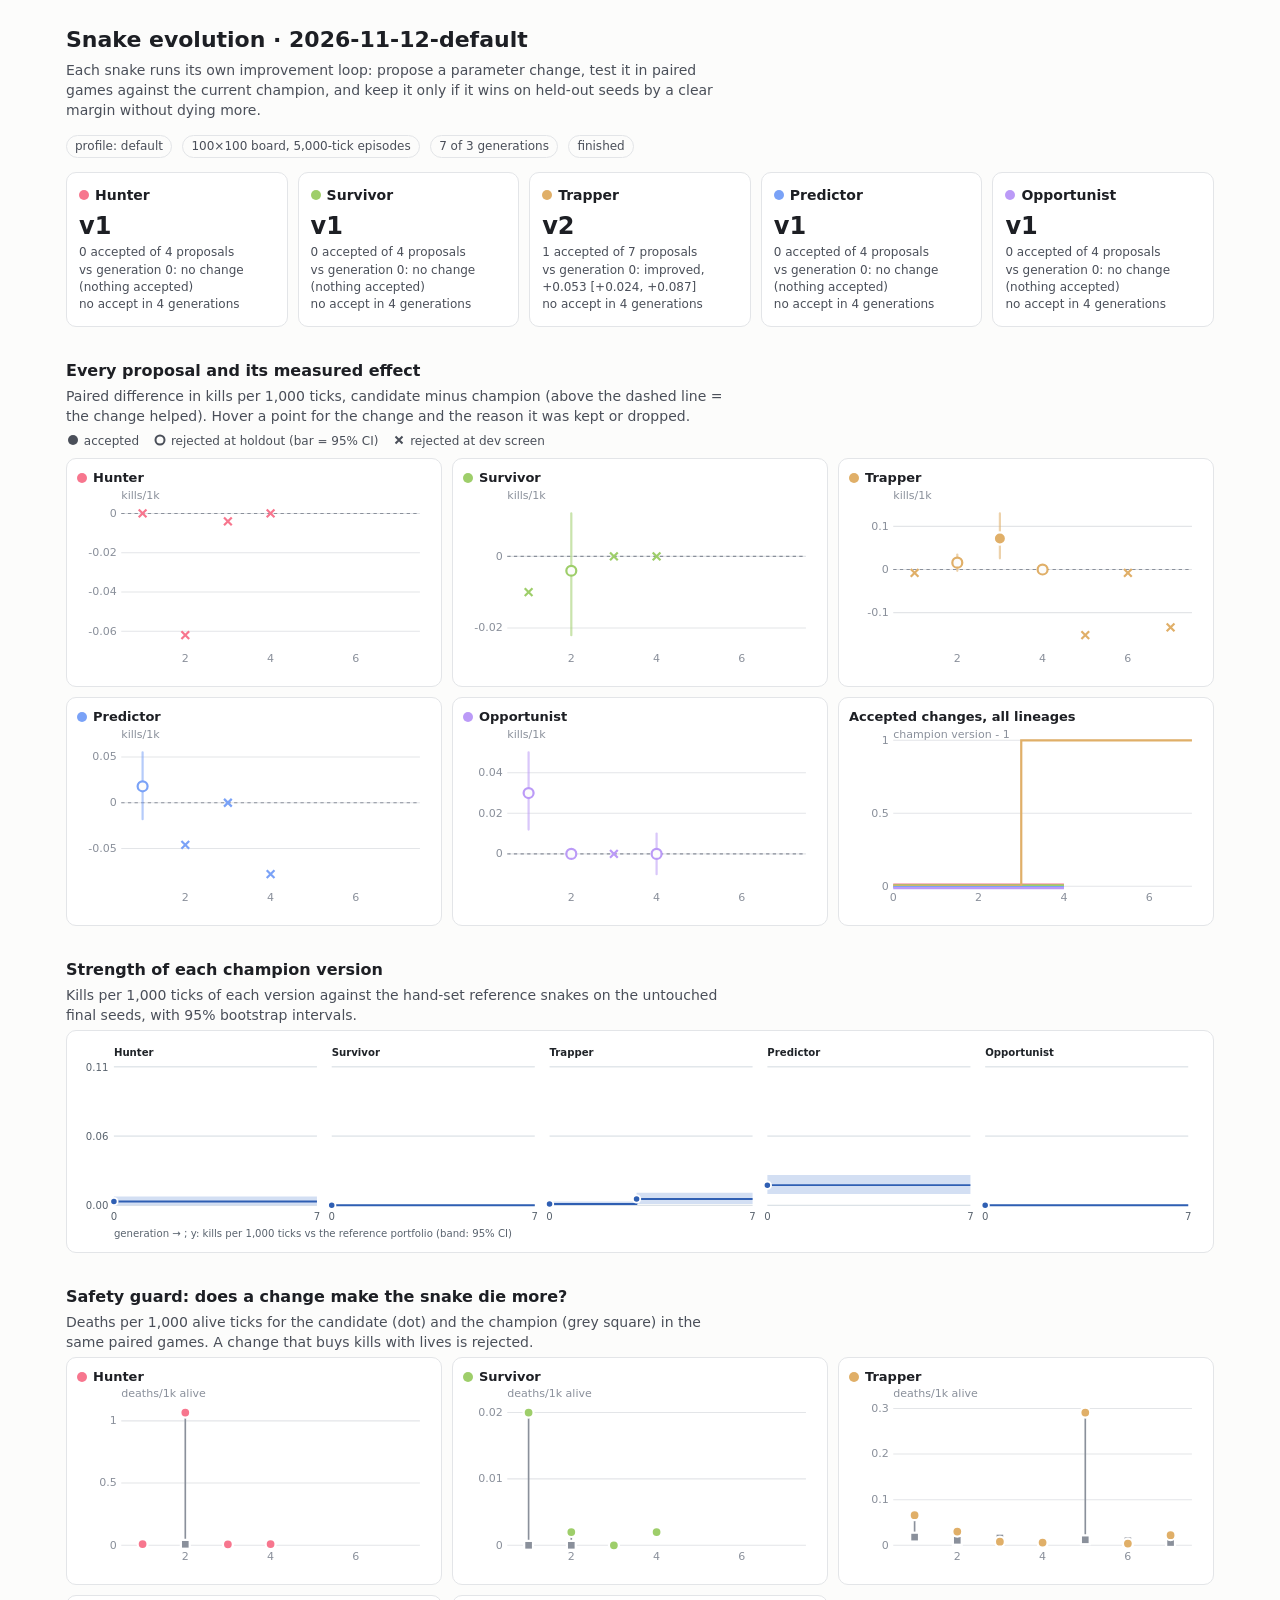
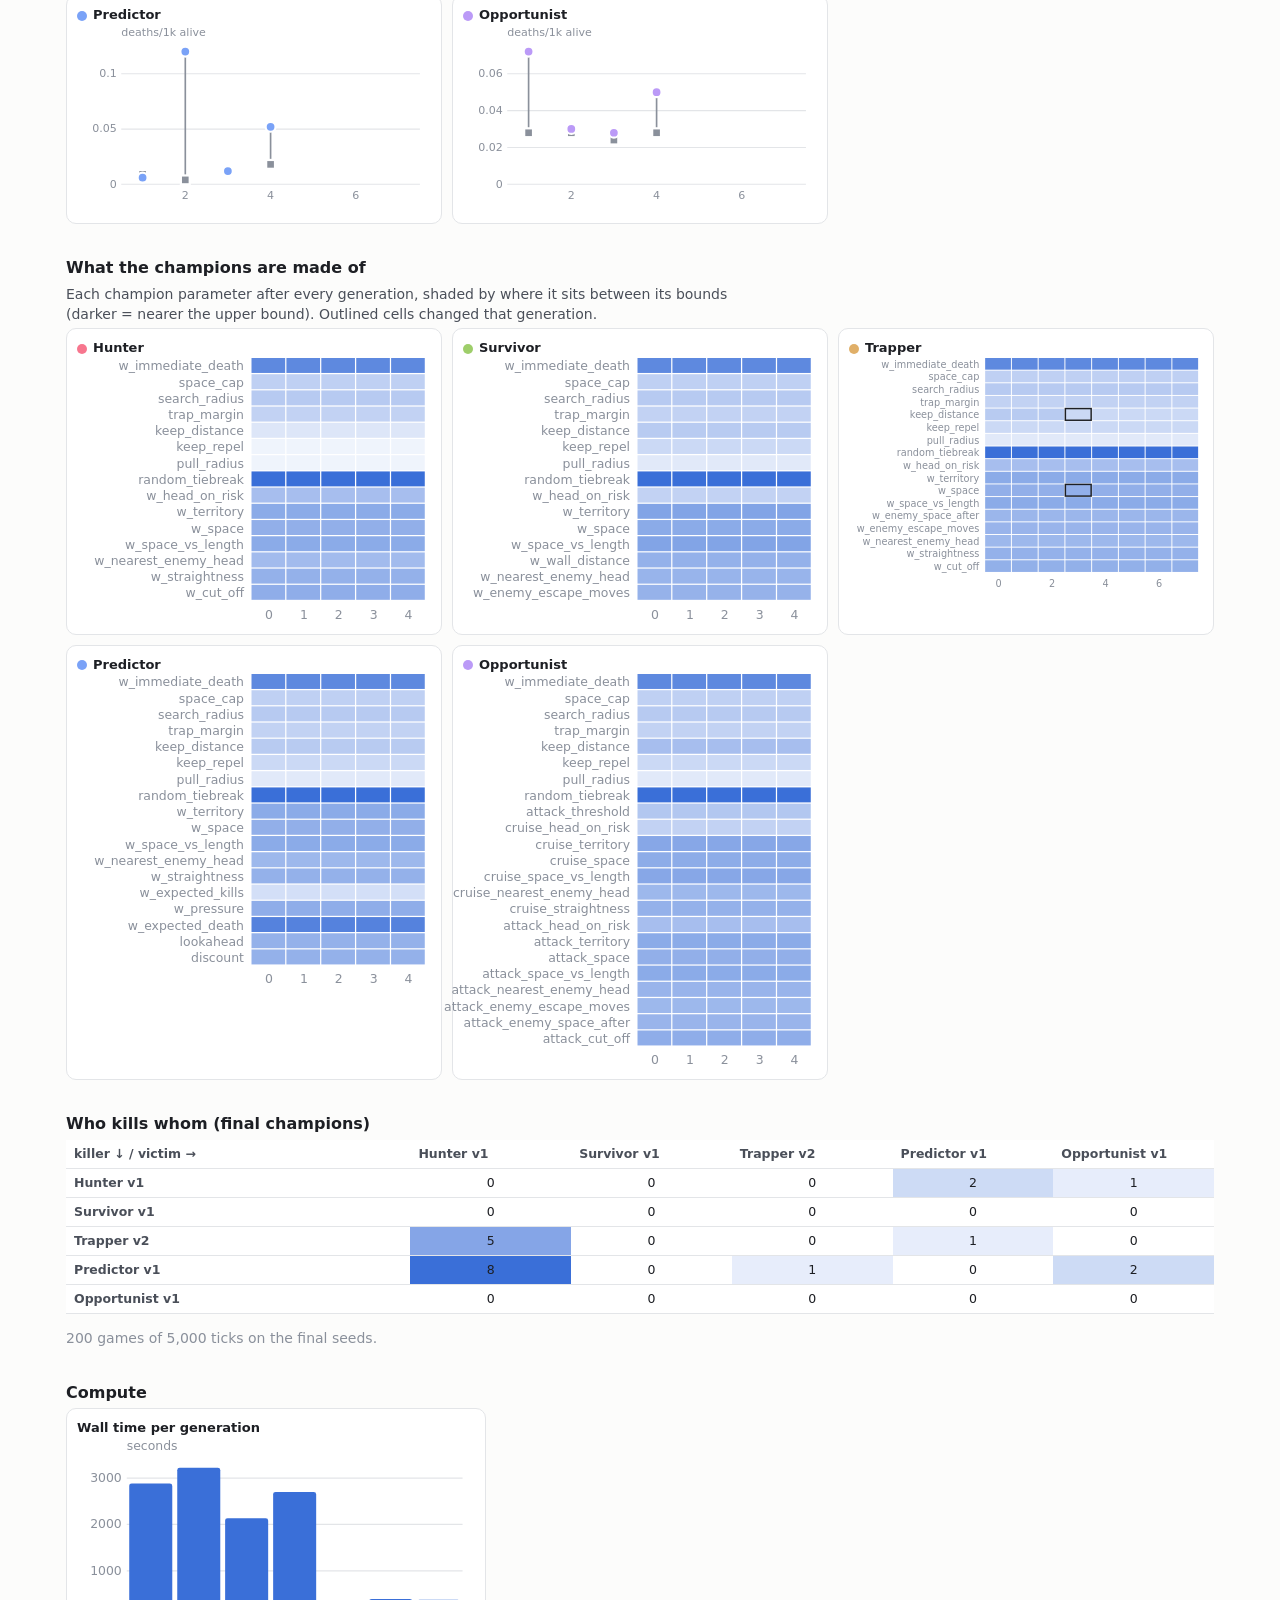
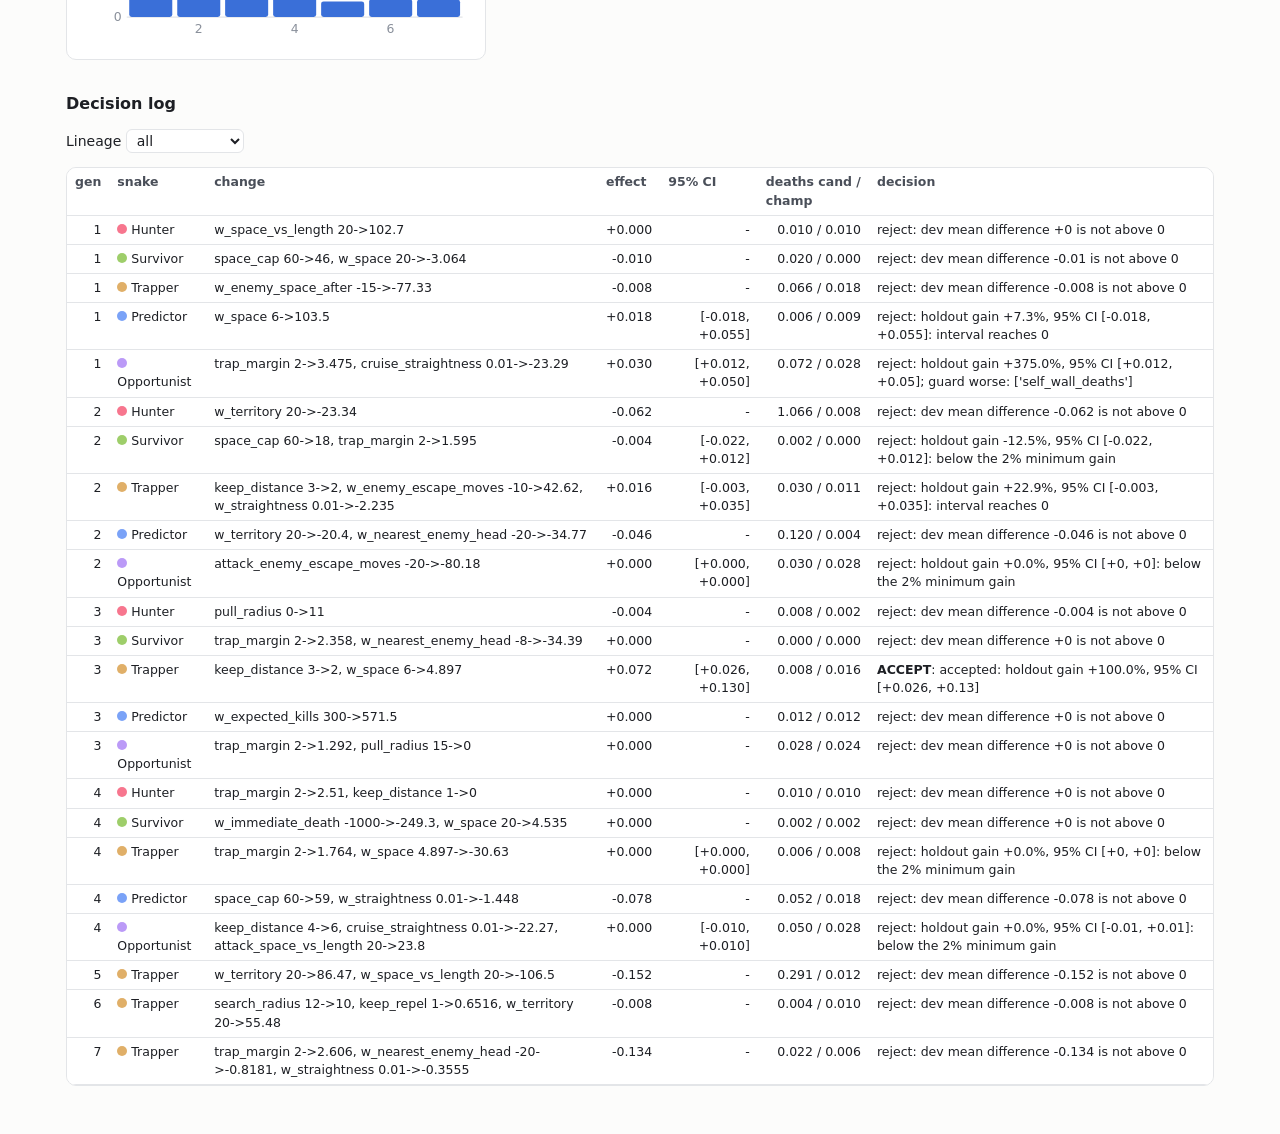
<file: experiments/2026-11-12-default/dashboard.html>
<!doctype html><html lang='en'><head><meta charset='utf-8'>
<meta name='viewport' content='width=device-width,initial-scale=1'>
<title>Evolution dashboard</title><style>
:root{--surface:#fcfcfb;--panel:#ffffff;--ink:#1d1f24;--ink2:#4a4f59;--muted:#8a909b;
--line:#e3e5e8;--seq:#3a6fd8;--accent:#3a6fd8}
@media (prefers-color-scheme: dark){:root:not([data-theme="light"]){--surface:#16181d;
--panel:#1d2026;--ink:#e8eaee;--ink2:#b5bac4;--muted:#7d8491;--line:#30343c;--seq:#7aa2f7}}
:root[data-theme="dark"]{--surface:#16181d;--panel:#1d2026;--ink:#e8eaee;--ink2:#b5bac4;
--muted:#7d8491;--line:#30343c;--seq:#7aa2f7}
*{box-sizing:border-box}body{margin:0;background:var(--surface);color:var(--ink);
font:14px/1.45 system-ui,-apple-system,Segoe UI,sans-serif}
main{max-width:1180px;margin:0 auto;padding:24px 16px 48px}
h1{font-size:22px;margin:0 0 4px}h2{font-size:16px;margin:32px 0 4px}
p.lede{color:var(--ink2);margin:0 0 4px;max-width:75ch}.muted{color:var(--muted)}
.badge{display:inline-block;padding:2px 8px;border-radius:999px;border:1px solid var(--line);
font-size:12px;color:var(--ink2);margin-right:6px}
.badge.warn{border-color:#d08c2a;color:#b06f10}
.tiles{display:grid;grid-template-columns:repeat(auto-fit,minmax(190px,1fr));gap:10px;margin-top:14px}
.tile{background:var(--panel);border:1px solid var(--line);border-radius:10px;padding:12px}
.tile .name{display:flex;align-items:center;gap:6px;font-weight:600}
.dot{width:10px;height:10px;border-radius:50%;display:inline-block}
.tile .big{font-size:24px;font-weight:600;margin-top:4px}
.tile .sub{color:var(--ink2);font-size:12px}
.grid5{display:grid;grid-template-columns:repeat(auto-fit,minmax(300px,1fr));gap:10px}
figure{margin:0;background:var(--panel);border:1px solid var(--line);border-radius:10px;
padding:10px}
figcaption{font-weight:600;font-size:13px;display:flex;align-items:center;gap:6px}
svg{width:100%;height:auto;display:block;overflow:visible}
.grid{stroke:var(--line);stroke-width:1}
.zero{stroke:var(--muted);stroke-width:1;stroke-dasharray:3 3}
.tick{fill:var(--muted);font-size:10px}.ci{stroke-width:2;stroke-linecap:round;opacity:.55}
.ring{stroke:var(--panel);stroke-width:2}.link{stroke:var(--muted);stroke-width:1.5}
.hit{fill:transparent}g:hover .hit{fill:var(--ink);fill-opacity:.05}
.legend{display:flex;flex-wrap:wrap;gap:14px;color:var(--ink2);font-size:12px;margin:6px 0 8px}
.legend svg{width:14px;height:14px;display:inline-block;vertical-align:-2px}
table{border-collapse:collapse;width:100%;font-size:12.5px;background:var(--panel)}
th,td{border-bottom:1px solid var(--line);padding:5px 8px;text-align:left;vertical-align:top}
th{color:var(--ink2);font-weight:600}td.num{text-align:right;font-variant-numeric:tabular-nums}
.matrix td{text-align:center;font-variant-numeric:tabular-nums;width:14%}
.scroll{overflow-x:auto;border:1px solid var(--line);border-radius:10px}
.acc{font-weight:600}select{font:inherit;padding:2px 6px;background:var(--panel);color:var(--ink);
border:1px solid var(--line);border-radius:6px}
</style></head><body><main>
<h1>Snake evolution · 2026-11-12-default</h1>
<p class='lede'>Each snake runs its own improvement loop: propose a parameter change, test it in paired games against the current champion, and keep it only if it wins on held-out seeds by a clear margin without dying more.</p>
<p><span class='badge'>profile: default</span>
<span class='badge'>100&times;100 board, 5,000-tick episodes</span>
<span class='badge'>7 of 3 generations</span>
<span class='badge'>finished</span>
</p>
<div class='tiles'>
<div class='tile'><div class='name'><span class='dot' style='background:#f7768e'></span>Hunter</div><div class='big'>v1</div><div class='sub'>0 accepted of 4 proposals</div><div class='sub'>vs generation 0: no change (nothing accepted)</div><div class='sub muted'>no accept in 4 generations</div></div>
<div class='tile'><div class='name'><span class='dot' style='background:#9ece6a'></span>Survivor</div><div class='big'>v1</div><div class='sub'>0 accepted of 4 proposals</div><div class='sub'>vs generation 0: no change (nothing accepted)</div><div class='sub muted'>no accept in 4 generations</div></div>
<div class='tile'><div class='name'><span class='dot' style='background:#e0af68'></span>Trapper</div><div class='big'>v2</div><div class='sub'>1 accepted of 7 proposals</div><div class='sub'>vs generation 0: improved, +0.053 [+0.024, +0.087]</div><div class='sub muted'>no accept in 4 generations</div></div>
<div class='tile'><div class='name'><span class='dot' style='background:#7aa2f7'></span>Predictor</div><div class='big'>v1</div><div class='sub'>0 accepted of 4 proposals</div><div class='sub'>vs generation 0: no change (nothing accepted)</div><div class='sub muted'>no accept in 4 generations</div></div>
<div class='tile'><div class='name'><span class='dot' style='background:#bb9af7'></span>Opportunist</div><div class='big'>v1</div><div class='sub'>0 accepted of 4 proposals</div><div class='sub'>vs generation 0: no change (nothing accepted)</div><div class='sub muted'>no accept in 4 generations</div></div>
</div>
<h2>Every proposal and its measured effect</h2>
<p class='lede'>Paired difference in kills per 1,000 ticks, candidate minus champion (above the dashed line = the change helped). Hover a point for the change and the reason it was kept or dropped.</p>
<div class="legend"><span><svg viewBox="0 0 14 14"><circle cx="7" cy="7" r="5" fill="var(--ink2)"/></svg> accepted</span><span><svg viewBox="0 0 14 14"><circle cx="7" cy="7" r="4.5" fill="none" stroke="var(--ink2)" stroke-width="2"/></svg> rejected at holdout (bar = 95% CI)</span><span><svg viewBox="0 0 14 14"><path d="M3.5,3.5l7,7m0,-7l-7,7" stroke="var(--ink2)" stroke-width="2"/></svg> rejected at dev screen</span></div>
<div class='grid5'>
<figure><figcaption><span class='dot' style='background:#f7768e'></span>Hunter</figcaption><svg viewBox="0 0 320 170" role="img" aria-label="Hunter: effect of each proposal"><line class="grid" x1="40" x2="310" y1="129.5" y2="129.5"/><text class="tick" x="36" y="132.5" text-anchor="end">-0.06</text><line class="grid" x1="40" x2="310" y1="94.0" y2="94.0"/><text class="tick" x="36" y="97.0" text-anchor="end">-0.04</text><line class="grid" x1="40" x2="310" y1="58.5" y2="58.5"/><text class="tick" x="36" y="61.5" text-anchor="end">-0.02</text><line class="grid" x1="40" x2="310" y1="23.0" y2="23.0"/><text class="tick" x="36" y="26.0" text-anchor="end">0</text><text class="tick" x="97.9" y="157" text-anchor="middle">2</text><text class="tick" x="175.0" y="157" text-anchor="middle">4</text><text class="tick" x="252.1" y="157" text-anchor="middle">6</text><text class="tick" x="40" y="10">kills/1k</text><line class="zero" x1="40" x2="310" y1="23.0" y2="23.0"/><g><title>generation 1: rejected at dev
change: w_space_vs_length 20-&gt;102.7
effect +0.000
dev mean difference +0 is not above 0</title><path d="M55.8,19.5l7,7m0,-7l-7,7" stroke="#f7768e" stroke-width="2"/><rect class="hit" x="50.3" y="12" width="18" height="132"/></g><g><title>generation 2: rejected at dev
change: w_territory 20-&gt;-23.34
effect -0.062
dev mean difference -0.062 is not above 0</title><path d="M94.4,129.5l7,7m0,-7l-7,7" stroke="#f7768e" stroke-width="2"/><rect class="hit" x="88.9" y="12" width="18" height="132"/></g><g><title>generation 3: rejected at dev
change: pull_radius 0-&gt;11
effect -0.004
dev mean difference -0.004 is not above 0</title><path d="M132.9,26.6l7,7m0,-7l-7,7" stroke="#f7768e" stroke-width="2"/><rect class="hit" x="127.4" y="12" width="18" height="132"/></g><g><title>generation 4: rejected at dev
change: trap_margin 2-&gt;2.51, keep_distance 1-&gt;0
effect +0.000
dev mean difference +0 is not above 0</title><path d="M171.5,19.5l7,7m0,-7l-7,7" stroke="#f7768e" stroke-width="2"/><rect class="hit" x="166.0" y="12" width="18" height="132"/></g></svg></figure>
<figure><figcaption><span class='dot' style='background:#9ece6a'></span>Survivor</figcaption><svg viewBox="0 0 320 170" role="img" aria-label="Survivor: effect of each proposal"><line class="grid" x1="40" x2="310" y1="126.5" y2="126.5"/><text class="tick" x="36" y="129.5" text-anchor="end">-0.02</text><line class="grid" x1="40" x2="310" y1="61.8" y2="61.8"/><text class="tick" x="36" y="64.8" text-anchor="end">0</text><text class="tick" x="97.9" y="157" text-anchor="middle">2</text><text class="tick" x="175.0" y="157" text-anchor="middle">4</text><text class="tick" x="252.1" y="157" text-anchor="middle">6</text><text class="tick" x="40" y="10">kills/1k</text><line class="zero" x1="40" x2="310" y1="61.8" y2="61.8"/><g><title>generation 1: rejected at dev
change: space_cap 60-&gt;46, w_space 20-&gt;-3.064
effect -0.010
dev mean difference -0.01 is not above 0</title><path d="M55.8,90.7l7,7m0,-7l-7,7" stroke="#9ece6a" stroke-width="2"/><rect class="hit" x="50.3" y="12" width="18" height="132"/></g><g><title>generation 2: rejected at holdout
change: space_cap 60-&gt;18, trap_margin 2-&gt;1.595
effect -0.004, 95% CI [-0.022, +0.012]
holdout gain -12.5%, 95% CI [-0.022, +0.012]: below the 2% minimum gain</title><line class="ci" stroke="#9ece6a" x1="97.9" x2="97.9" y1="133.0" y2="23.0"/><circle cx="97.9" cy="74.8" r="4.5" fill="var(--surface)" stroke="#9ece6a" stroke-width="2"/><rect class="hit" x="88.9" y="12" width="18" height="132"/></g><g><title>generation 3: rejected at dev
change: trap_margin 2-&gt;2.358, w_nearest_enemy_head -8-&gt;-34.39
effect +0.000
dev mean difference +0 is not above 0</title><path d="M132.9,58.3l7,7m0,-7l-7,7" stroke="#9ece6a" stroke-width="2"/><rect class="hit" x="127.4" y="12" width="18" height="132"/></g><g><title>generation 4: rejected at dev
change: w_immediate_death -1000-&gt;-249.3, w_space 20-&gt;4.535
effect +0.000
dev mean difference +0 is not above 0</title><path d="M171.5,58.3l7,7m0,-7l-7,7" stroke="#9ece6a" stroke-width="2"/><rect class="hit" x="166.0" y="12" width="18" height="132"/></g></svg></figure>
<figure><figcaption><span class='dot' style='background:#e0af68'></span>Trapper</figcaption><svg viewBox="0 0 320 170" role="img" aria-label="Trapper: effect of each proposal"><line class="grid" x1="40" x2="310" y1="112.7" y2="112.7"/><text class="tick" x="36" y="115.7" text-anchor="end">-0.1</text><line class="grid" x1="40" x2="310" y1="73.7" y2="73.7"/><text class="tick" x="36" y="76.7" text-anchor="end">0</text><line class="grid" x1="40" x2="310" y1="34.7" y2="34.7"/><text class="tick" x="36" y="37.7" text-anchor="end">0.1</text><text class="tick" x="97.9" y="157" text-anchor="middle">2</text><text class="tick" x="175.0" y="157" text-anchor="middle">4</text><text class="tick" x="252.1" y="157" text-anchor="middle">6</text><text class="tick" x="40" y="10">kills/1k</text><line class="zero" x1="40" x2="310" y1="73.7" y2="73.7"/><g><title>generation 1: rejected at dev
change: w_enemy_space_after -15-&gt;-77.33
effect -0.008
dev mean difference -0.008 is not above 0</title><path d="M55.8,73.3l7,7m0,-7l-7,7" stroke="#e0af68" stroke-width="2"/><rect class="hit" x="50.3" y="12" width="18" height="132"/></g><g><title>generation 2: rejected at holdout
change: keep_distance 3-&gt;2, w_enemy_escape_moves -10-&gt;42.62, w_straightness 0.01-&gt;-2.235
effect +0.016, 95% CI [-0.003, +0.035]
holdout gain +22.9%, 95% CI [-0.003, +0.035]: interval reaches 0</title><line class="ci" stroke="#e0af68" x1="97.9" x2="97.9" y1="74.9" y2="60.1"/><circle cx="97.9" cy="67.5" r="4.5" fill="var(--surface)" stroke="#e0af68" stroke-width="2"/><rect class="hit" x="88.9" y="12" width="18" height="132"/></g><g><title>generation 3: ACCEPTED at holdout
change: keep_distance 3-&gt;2, w_space 6-&gt;4.897
effect +0.072, 95% CI [+0.026, +0.130]
accepted: holdout gain +100.0%, 95% CI [+0.026, +0.13]</title><line class="ci" stroke="#e0af68" x1="136.4" x2="136.4" y1="63.6" y2="23.0"/><circle cx="136.4" cy="45.6" r="5.5" fill="#e0af68" class="ring"/><rect class="hit" x="127.4" y="12" width="18" height="132"/></g><g><title>generation 4: rejected at holdout
change: trap_margin 2-&gt;1.764, w_space 4.897-&gt;-30.63
effect +0.000, 95% CI [+0.000, +0.000]
holdout gain +0.0%, 95% CI [+0, +0]: below the 2% minimum gain</title><line class="ci" stroke="#e0af68" x1="175.0" x2="175.0" y1="73.7" y2="73.7"/><circle cx="175.0" cy="73.7" r="4.5" fill="var(--surface)" stroke="#e0af68" stroke-width="2"/><rect class="hit" x="166.0" y="12" width="18" height="132"/></g><g><title>generation 5: rejected at dev
change: w_territory 20-&gt;86.47, w_space_vs_length 20-&gt;-106.5
effect -0.152
dev mean difference -0.152 is not above 0</title><path d="M210.1,129.5l7,7m0,-7l-7,7" stroke="#e0af68" stroke-width="2"/><rect class="hit" x="204.6" y="12" width="18" height="132"/></g><g><title>generation 6: rejected at dev
change: search_radius 12-&gt;10, keep_repel 1-&gt;0.6516, w_territory 20-&gt;55.48
effect -0.008
dev mean difference -0.008 is not above 0</title><path d="M248.6,73.3l7,7m0,-7l-7,7" stroke="#e0af68" stroke-width="2"/><rect class="hit" x="243.1" y="12" width="18" height="132"/></g><g><title>generation 7: rejected at dev
change: trap_margin 2-&gt;2.606, w_nearest_enemy_head -20-&gt;-0.8181, w_straightness 0.01-&gt;-0.3555
effect -0.134
dev mean difference -0.134 is not above 0</title><path d="M287.2,122.5l7,7m0,-7l-7,7" stroke="#e0af68" stroke-width="2"/><rect class="hit" x="281.7" y="12" width="18" height="132"/></g></svg></figure>
<figure><figcaption><span class='dot' style='background:#7aa2f7'></span>Predictor</figcaption><svg viewBox="0 0 320 170" role="img" aria-label="Predictor: effect of each proposal"><line class="grid" x1="40" x2="310" y1="109.8" y2="109.8"/><text class="tick" x="36" y="112.8" text-anchor="end">-0.05</text><line class="grid" x1="40" x2="310" y1="68.5" y2="68.5"/><text class="tick" x="36" y="71.5" text-anchor="end">0</text><line class="grid" x1="40" x2="310" y1="27.1" y2="27.1"/><text class="tick" x="36" y="30.1" text-anchor="end">0.05</text><text class="tick" x="97.9" y="157" text-anchor="middle">2</text><text class="tick" x="175.0" y="157" text-anchor="middle">4</text><text class="tick" x="252.1" y="157" text-anchor="middle">6</text><text class="tick" x="40" y="10">kills/1k</text><line class="zero" x1="40" x2="310" y1="68.5" y2="68.5"/><g><title>generation 1: rejected at holdout
change: w_space 6-&gt;103.5
effect +0.018, 95% CI [-0.018, +0.055]
holdout gain +7.3%, 95% CI [-0.018, +0.055]: interval reaches 0</title><line class="ci" stroke="#7aa2f7" x1="59.3" x2="59.3" y1="83.4" y2="23.0"/><circle cx="59.3" cy="53.6" r="4.5" fill="var(--surface)" stroke="#7aa2f7" stroke-width="2"/><rect class="hit" x="50.3" y="12" width="18" height="132"/></g><g><title>generation 2: rejected at dev
change: w_territory 20-&gt;-20.4, w_nearest_enemy_head -20-&gt;-34.77
effect -0.046
dev mean difference -0.046 is not above 0</title><path d="M94.4,103.0l7,7m0,-7l-7,7" stroke="#7aa2f7" stroke-width="2"/><rect class="hit" x="88.9" y="12" width="18" height="132"/></g><g><title>generation 3: rejected at dev
change: w_expected_kills 300-&gt;571.5
effect +0.000
dev mean difference +0 is not above 0</title><path d="M132.9,65.0l7,7m0,-7l-7,7" stroke="#7aa2f7" stroke-width="2"/><rect class="hit" x="127.4" y="12" width="18" height="132"/></g><g><title>generation 4: rejected at dev
change: space_cap 60-&gt;59, w_straightness 0.01-&gt;-1.448
effect -0.078
dev mean difference -0.078 is not above 0</title><path d="M171.5,129.5l7,7m0,-7l-7,7" stroke="#7aa2f7" stroke-width="2"/><rect class="hit" x="166.0" y="12" width="18" height="132"/></g></svg></figure>
<figure><figcaption><span class='dot' style='background:#bb9af7'></span>Opportunist</figcaption><svg viewBox="0 0 320 170" role="img" aria-label="Opportunist: effect of each proposal"><line class="grid" x1="40" x2="310" y1="114.7" y2="114.7"/><text class="tick" x="36" y="117.7" text-anchor="end">0</text><line class="grid" x1="40" x2="310" y1="78.0" y2="78.0"/><text class="tick" x="36" y="81.0" text-anchor="end">0.02</text><line class="grid" x1="40" x2="310" y1="41.3" y2="41.3"/><text class="tick" x="36" y="44.3" text-anchor="end">0.04</text><text class="tick" x="97.9" y="157" text-anchor="middle">2</text><text class="tick" x="175.0" y="157" text-anchor="middle">4</text><text class="tick" x="252.1" y="157" text-anchor="middle">6</text><text class="tick" x="40" y="10">kills/1k</text><line class="zero" x1="40" x2="310" y1="114.7" y2="114.7"/><g><title>generation 1: rejected at holdout
change: trap_margin 2-&gt;3.475, cruise_straightness 0.01-&gt;-23.29
effect +0.030, 95% CI [+0.012, +0.050]
holdout gain +375.0%, 95% CI [+0.012, +0.05]; guard worse: [&#x27;self_wall_deaths&#x27;]</title><line class="ci" stroke="#bb9af7" x1="59.3" x2="59.3" y1="92.7" y2="23.0"/><circle cx="59.3" cy="59.7" r="4.5" fill="var(--surface)" stroke="#bb9af7" stroke-width="2"/><rect class="hit" x="50.3" y="12" width="18" height="132"/></g><g><title>generation 2: rejected at holdout
change: attack_enemy_escape_moves -20-&gt;-80.18
effect +0.000, 95% CI [+0.000, +0.000]
holdout gain +0.0%, 95% CI [+0, +0]: below the 2% minimum gain</title><line class="ci" stroke="#bb9af7" x1="97.9" x2="97.9" y1="114.7" y2="114.7"/><circle cx="97.9" cy="114.7" r="4.5" fill="var(--surface)" stroke="#bb9af7" stroke-width="2"/><rect class="hit" x="88.9" y="12" width="18" height="132"/></g><g><title>generation 3: rejected at dev
change: trap_margin 2-&gt;1.292, pull_radius 15-&gt;0
effect +0.000
dev mean difference +0 is not above 0</title><path d="M132.9,111.2l7,7m0,-7l-7,7" stroke="#bb9af7" stroke-width="2"/><rect class="hit" x="127.4" y="12" width="18" height="132"/></g><g><title>generation 4: rejected at holdout
change: keep_distance 4-&gt;6, cruise_straightness 0.01-&gt;-22.27, attack_space_vs_length 20-&gt;23.8
effect +0.000, 95% CI [-0.010, +0.010]
holdout gain +0.0%, 95% CI [-0.01, +0.01]: below the 2% minimum gain</title><line class="ci" stroke="#bb9af7" x1="175.0" x2="175.0" y1="133.0" y2="96.3"/><circle cx="175.0" cy="114.7" r="4.5" fill="var(--surface)" stroke="#bb9af7" stroke-width="2"/><rect class="hit" x="166.0" y="12" width="18" height="132"/></g></svg></figure>
<figure><figcaption>Accepted changes, all lineages</figcaption><svg viewBox="0 0 320 170" role="img" aria-label="Accepted changes over generations"><line class="grid" x1="40" x2="310" y1="144.0" y2="144.0"/><text class="tick" x="36" y="147.0" text-anchor="end">0</text><line class="grid" x1="40" x2="310" y1="78.0" y2="78.0"/><text class="tick" x="36" y="81.0" text-anchor="end">0.5</text><line class="grid" x1="40" x2="310" y1="12.0" y2="12.0"/><text class="tick" x="36" y="15.0" text-anchor="end">1</text><text class="tick" x="40.0" y="157" text-anchor="middle">0</text><text class="tick" x="117.1" y="157" text-anchor="middle">2</text><text class="tick" x="194.3" y="157" text-anchor="middle">4</text><text class="tick" x="271.4" y="157" text-anchor="middle">6</text><text class="tick" x="40" y="10">champion version - 1</text><polyline points="40.0,142.4 78.6,142.4 78.6,142.4 117.1,142.4 117.1,142.4 155.7,142.4 155.7,142.4 194.3,142.4 194.3,142.4" fill="none" stroke="#f7768e" stroke-width="2"><title>Hunter: 0 accepted</title></polyline><polyline points="40.0,143.2 78.6,143.2 78.6,143.2 117.1,143.2 117.1,143.2 155.7,143.2 155.7,143.2 194.3,143.2 194.3,143.2" fill="none" stroke="#9ece6a" stroke-width="2"><title>Survivor: 0 accepted</title></polyline><polyline points="40.0,144.0 78.6,144.0 78.6,144.0 117.1,144.0 117.1,144.0 155.7,144.0 155.7,12.0 194.3,12.0 194.3,12.0 232.9,12.0 232.9,12.0 271.4,12.0 271.4,12.0 310.0,12.0 310.0,12.0" fill="none" stroke="#e0af68" stroke-width="2"><title>Trapper: 1 accepted</title></polyline><polyline points="40.0,144.8 78.6,144.8 78.6,144.8 117.1,144.8 117.1,144.8 155.7,144.8 155.7,144.8 194.3,144.8 194.3,144.8" fill="none" stroke="#7aa2f7" stroke-width="2"><title>Predictor: 0 accepted</title></polyline><polyline points="40.0,145.6 78.6,145.6 78.6,145.6 117.1,145.6 117.1,145.6 155.7,145.6 155.7,145.6 194.3,145.6 194.3,145.6" fill="none" stroke="#bb9af7" stroke-width="2"><title>Opportunist: 0 accepted</title></polyline></svg></figure></div>
<h2>Strength of each champion version</h2>
<p class='lede'>Kills per 1,000 ticks of each version against the hand-set reference snakes on the untouched final seeds, with 95% bootstrap intervals.</p>
<figure>
<svg xmlns="http://www.w3.org/2000/svg" width="1220" height="218" viewBox="0 0 1220 218" font-family="system-ui, sans-serif" font-size="11">
<rect width="1220" height="218" fill="#ffffff"/>
<text x="34" y="182.0" text-anchor="end" fill="#59636e">0.00</text>
<text x="34" y="107.0" text-anchor="end" fill="#59636e">0.06</text>
<text x="34" y="32.0" text-anchor="end" fill="#59636e">0.11</text>
<text x="40" y="16" fill="#1f2328" font-weight="600">Hunter</text>
<line x1="40" x2="260" y1="178.0" y2="178.0" stroke="#d0d7de" stroke-width="1"/>
<line x1="40" x2="260" y1="103.0" y2="103.0" stroke="#d0d7de" stroke-width="1"/>
<line x1="40" x2="260" y1="28.0" y2="28.0" stroke="#d0d7de" stroke-width="1"/>
<polygon points="40.0,168.5 260.0,168.5 260.0,178.0 40.0,178.0" fill="#c8d7f0" opacity="0.8"/>
<polyline points="40.0,173.9 260.0,173.9" fill="none" stroke="#2f5fb3" stroke-width="2" stroke-linejoin="round"/>
<circle cx="40.0" cy="173.9" r="4" fill="#2f5fb3" stroke="#ffffff" stroke-width="2"><title>v1 from generation 0: 0.003 kills/1k</title></circle>
<text x="40.0" y="194" text-anchor="middle" fill="#59636e">0</text>
<text x="260.0" y="194" text-anchor="middle" fill="#59636e">7</text>
<text x="276" y="16" fill="#1f2328" font-weight="600">Survivor</text>
<line x1="276" x2="496" y1="178.0" y2="178.0" stroke="#d0d7de" stroke-width="1"/>
<line x1="276" x2="496" y1="103.0" y2="103.0" stroke="#d0d7de" stroke-width="1"/>
<line x1="276" x2="496" y1="28.0" y2="28.0" stroke="#d0d7de" stroke-width="1"/>
<polygon points="276.0,178.0 496.0,178.0 496.0,178.0 276.0,178.0" fill="#c8d7f0" opacity="0.8"/>
<polyline points="276.0,178.0 496.0,178.0" fill="none" stroke="#2f5fb3" stroke-width="2" stroke-linejoin="round"/>
<circle cx="276.0" cy="178.0" r="4" fill="#2f5fb3" stroke="#ffffff" stroke-width="2"><title>v1 from generation 0: 0.000 kills/1k</title></circle>
<text x="276.0" y="194" text-anchor="middle" fill="#59636e">0</text>
<text x="496.0" y="194" text-anchor="middle" fill="#59636e">7</text>
<text x="512" y="16" fill="#1f2328" font-weight="600">Trapper</text>
<line x1="512" x2="732" y1="178.0" y2="178.0" stroke="#d0d7de" stroke-width="1"/>
<line x1="512" x2="732" y1="103.0" y2="103.0" stroke="#d0d7de" stroke-width="1"/>
<line x1="512" x2="732" y1="28.0" y2="28.0" stroke="#d0d7de" stroke-width="1"/>
<polygon points="512.0,173.9 606.3,173.9 606.3,164.4 732.0,164.4 732.0,176.6 606.3,176.6 606.3,178.0 512.0,178.0" fill="#c8d7f0" opacity="0.8"/>
<polyline points="512.0,176.6 606.3,176.6 606.3,171.2 732.0,171.2" fill="none" stroke="#2f5fb3" stroke-width="2" stroke-linejoin="round"/>
<circle cx="512.0" cy="176.6" r="4" fill="#2f5fb3" stroke="#ffffff" stroke-width="2"><title>v1 from generation 0: 0.001 kills/1k</title></circle>
<circle cx="606.3" cy="171.2" r="4" fill="#2f5fb3" stroke="#ffffff" stroke-width="2"><title>v2 from generation 3: 0.005 kills/1k</title></circle>
<text x="512.0" y="194" text-anchor="middle" fill="#59636e">0</text>
<text x="732.0" y="194" text-anchor="middle" fill="#59636e">7</text>
<text x="748" y="16" fill="#1f2328" font-weight="600">Predictor</text>
<line x1="748" x2="968" y1="178.0" y2="178.0" stroke="#d0d7de" stroke-width="1"/>
<line x1="748" x2="968" y1="103.0" y2="103.0" stroke="#d0d7de" stroke-width="1"/>
<line x1="748" x2="968" y1="28.0" y2="28.0" stroke="#d0d7de" stroke-width="1"/>
<polygon points="748.0,145.3 968.0,145.3 968.0,165.7 748.0,165.7" fill="#c8d7f0" opacity="0.8"/>
<polyline points="748.0,156.2 968.0,156.2" fill="none" stroke="#2f5fb3" stroke-width="2" stroke-linejoin="round"/>
<circle cx="748.0" cy="156.2" r="4" fill="#2f5fb3" stroke="#ffffff" stroke-width="2"><title>v1 from generation 0: 0.016 kills/1k</title></circle>
<text x="748.0" y="194" text-anchor="middle" fill="#59636e">0</text>
<text x="968.0" y="194" text-anchor="middle" fill="#59636e">7</text>
<text x="984" y="16" fill="#1f2328" font-weight="600">Opportunist</text>
<line x1="984" x2="1204" y1="178.0" y2="178.0" stroke="#d0d7de" stroke-width="1"/>
<line x1="984" x2="1204" y1="103.0" y2="103.0" stroke="#d0d7de" stroke-width="1"/>
<line x1="984" x2="1204" y1="28.0" y2="28.0" stroke="#d0d7de" stroke-width="1"/>
<polygon points="984.0,178.0 1204.0,178.0 1204.0,178.0 984.0,178.0" fill="#c8d7f0" opacity="0.8"/>
<polyline points="984.0,178.0 1204.0,178.0" fill="none" stroke="#2f5fb3" stroke-width="2" stroke-linejoin="round"/>
<circle cx="984.0" cy="178.0" r="4" fill="#2f5fb3" stroke="#ffffff" stroke-width="2"><title>v1 from generation 0: 0.000 kills/1k</title></circle>
<text x="984.0" y="194" text-anchor="middle" fill="#59636e">0</text>
<text x="1204.0" y="194" text-anchor="middle" fill="#59636e">7</text>
<text x="40" y="212" fill="#59636e">generation → ; y: kills per 1,000 ticks vs the reference portfolio (band: 95% CI)</text>
</svg>

</figure>
<h2>Safety guard: does a change make the snake die more?</h2>
<p class='lede'>Deaths per 1,000 alive ticks for the candidate (dot) and the champion (grey square) in the same paired games. A change that buys kills with lives is rejected.</p>
<div class='grid5'>
<figure><figcaption><span class='dot' style='background:#f7768e'></span>Hunter</figcaption><svg viewBox="0 0 320 170" role="img" aria-label="Hunter: deaths, candidate vs champion"><line class="grid" x1="40" x2="310" y1="144.0" y2="144.0"/><text class="tick" x="36" y="147.0" text-anchor="end">0</text><line class="grid" x1="40" x2="310" y1="87.7" y2="87.7"/><text class="tick" x="36" y="90.7" text-anchor="end">0.5</text><line class="grid" x1="40" x2="310" y1="31.5" y2="31.5"/><text class="tick" x="36" y="34.5" text-anchor="end">1</text><text class="tick" x="97.9" y="157" text-anchor="middle">2</text><text class="tick" x="175.0" y="157" text-anchor="middle">4</text><text class="tick" x="252.1" y="157" text-anchor="middle">6</text><text class="tick" x="40" y="10">deaths/1k alive</text><g><title>generation 1: candidate 0.010, champion 0.010 deaths per 1,000 alive ticks</title><line class="link" x1="59.3" x2="59.3" y1="142.9" y2="142.9"/><rect x="55.3" y="138.9" width="8" height="8" fill="var(--muted)" class="ring"/><circle cx="59.3" cy="142.9" r="4.5" fill="#f7768e" class="ring"/><rect class="hit" x="50.3" y="12" width="18" height="132"/></g><g><title>generation 2: candidate 1.066, champion 0.008 deaths per 1,000 alive ticks</title><line class="link" x1="97.9" x2="97.9" y1="143.1" y2="24.0"/><rect x="93.9" y="139.1" width="8" height="8" fill="var(--muted)" class="ring"/><circle cx="97.9" cy="24.0" r="4.5" fill="#f7768e" class="ring"/><rect class="hit" x="88.9" y="12" width="18" height="132"/></g><g><title>generation 3: candidate 0.008, champion 0.002 deaths per 1,000 alive ticks</title><line class="link" x1="136.4" x2="136.4" y1="143.8" y2="143.1"/><rect x="132.4" y="139.8" width="8" height="8" fill="var(--muted)" class="ring"/><circle cx="136.4" cy="143.1" r="4.5" fill="#f7768e" class="ring"/><rect class="hit" x="127.4" y="12" width="18" height="132"/></g><g><title>generation 4: candidate 0.010, champion 0.010 deaths per 1,000 alive ticks</title><line class="link" x1="175.0" x2="175.0" y1="142.9" y2="142.9"/><rect x="171.0" y="138.9" width="8" height="8" fill="var(--muted)" class="ring"/><circle cx="175.0" cy="142.9" r="4.5" fill="#f7768e" class="ring"/><rect class="hit" x="166.0" y="12" width="18" height="132"/></g></svg></figure>
<figure><figcaption><span class='dot' style='background:#9ece6a'></span>Survivor</figcaption><svg viewBox="0 0 320 170" role="img" aria-label="Survivor: deaths, candidate vs champion"><line class="grid" x1="40" x2="310" y1="144.0" y2="144.0"/><text class="tick" x="36" y="147.0" text-anchor="end">0</text><line class="grid" x1="40" x2="310" y1="84.0" y2="84.0"/><text class="tick" x="36" y="87.0" text-anchor="end">0.01</text><line class="grid" x1="40" x2="310" y1="24.0" y2="24.0"/><text class="tick" x="36" y="27.0" text-anchor="end">0.02</text><text class="tick" x="97.9" y="157" text-anchor="middle">2</text><text class="tick" x="175.0" y="157" text-anchor="middle">4</text><text class="tick" x="252.1" y="157" text-anchor="middle">6</text><text class="tick" x="40" y="10">deaths/1k alive</text><g><title>generation 1: candidate 0.020, champion 0.000 deaths per 1,000 alive ticks</title><line class="link" x1="59.3" x2="59.3" y1="144.0" y2="24.0"/><rect x="55.3" y="140.0" width="8" height="8" fill="var(--muted)" class="ring"/><circle cx="59.3" cy="24.0" r="4.5" fill="#9ece6a" class="ring"/><rect class="hit" x="50.3" y="12" width="18" height="132"/></g><g><title>generation 2: candidate 0.002, champion 0.000 deaths per 1,000 alive ticks</title><line class="link" x1="97.9" x2="97.9" y1="144.0" y2="132.0"/><rect x="93.9" y="140.0" width="8" height="8" fill="var(--muted)" class="ring"/><circle cx="97.9" cy="132.0" r="4.5" fill="#9ece6a" class="ring"/><rect class="hit" x="88.9" y="12" width="18" height="132"/></g><g><title>generation 3: candidate 0.000, champion 0.000 deaths per 1,000 alive ticks</title><line class="link" x1="136.4" x2="136.4" y1="144.0" y2="144.0"/><rect x="132.4" y="140.0" width="8" height="8" fill="var(--muted)" class="ring"/><circle cx="136.4" cy="144.0" r="4.5" fill="#9ece6a" class="ring"/><rect class="hit" x="127.4" y="12" width="18" height="132"/></g><g><title>generation 4: candidate 0.002, champion 0.002 deaths per 1,000 alive ticks</title><line class="link" x1="175.0" x2="175.0" y1="132.0" y2="132.0"/><rect x="171.0" y="128.0" width="8" height="8" fill="var(--muted)" class="ring"/><circle cx="175.0" cy="132.0" r="4.5" fill="#9ece6a" class="ring"/><rect class="hit" x="166.0" y="12" width="18" height="132"/></g></svg></figure>
<figure><figcaption><span class='dot' style='background:#e0af68'></span>Trapper</figcaption><svg viewBox="0 0 320 170" role="img" aria-label="Trapper: deaths, candidate vs champion"><line class="grid" x1="40" x2="310" y1="144.0" y2="144.0"/><text class="tick" x="36" y="147.0" text-anchor="end">0</text><line class="grid" x1="40" x2="310" y1="102.8" y2="102.8"/><text class="tick" x="36" y="105.8" text-anchor="end">0.1</text><line class="grid" x1="40" x2="310" y1="61.5" y2="61.5"/><text class="tick" x="36" y="64.5" text-anchor="end">0.2</text><line class="grid" x1="40" x2="310" y1="20.3" y2="20.3"/><text class="tick" x="36" y="23.3" text-anchor="end">0.3</text><text class="tick" x="97.9" y="157" text-anchor="middle">2</text><text class="tick" x="175.0" y="157" text-anchor="middle">4</text><text class="tick" x="252.1" y="157" text-anchor="middle">6</text><text class="tick" x="40" y="10">deaths/1k alive</text><g><title>generation 1: candidate 0.066, champion 0.018 deaths per 1,000 alive ticks</title><line class="link" x1="59.3" x2="59.3" y1="136.6" y2="116.8"/><rect x="55.3" y="132.6" width="8" height="8" fill="var(--muted)" class="ring"/><circle cx="59.3" cy="116.8" r="4.5" fill="#e0af68" class="ring"/><rect class="hit" x="50.3" y="12" width="18" height="132"/></g><g><title>generation 2: candidate 0.030, champion 0.011 deaths per 1,000 alive ticks</title><line class="link" x1="97.9" x2="97.9" y1="139.5" y2="131.6"/><rect x="93.9" y="135.5" width="8" height="8" fill="var(--muted)" class="ring"/><circle cx="97.9" cy="131.6" r="4.5" fill="#e0af68" class="ring"/><rect class="hit" x="88.9" y="12" width="18" height="132"/></g><g><title>generation 3: candidate 0.008, champion 0.016 deaths per 1,000 alive ticks</title><line class="link" x1="136.4" x2="136.4" y1="137.4" y2="140.7"/><rect x="132.4" y="133.4" width="8" height="8" fill="var(--muted)" class="ring"/><circle cx="136.4" cy="140.7" r="4.5" fill="#e0af68" class="ring"/><rect class="hit" x="127.4" y="12" width="18" height="132"/></g><g><title>generation 4: candidate 0.006, champion 0.008 deaths per 1,000 alive ticks</title><line class="link" x1="175.0" x2="175.0" y1="140.7" y2="141.5"/><rect x="171.0" y="136.7" width="8" height="8" fill="var(--muted)" class="ring"/><circle cx="175.0" cy="141.5" r="4.5" fill="#e0af68" class="ring"/><rect class="hit" x="166.0" y="12" width="18" height="132"/></g><g><title>generation 5: candidate 0.291, champion 0.012 deaths per 1,000 alive ticks</title><line class="link" x1="213.6" x2="213.6" y1="139.0" y2="24.0"/><rect x="209.6" y="135.0" width="8" height="8" fill="var(--muted)" class="ring"/><circle cx="213.6" cy="24.0" r="4.5" fill="#e0af68" class="ring"/><rect class="hit" x="204.6" y="12" width="18" height="132"/></g><g><title>generation 6: candidate 0.004, champion 0.010 deaths per 1,000 alive ticks</title><line class="link" x1="252.1" x2="252.1" y1="139.9" y2="142.4"/><rect x="248.1" y="135.9" width="8" height="8" fill="var(--muted)" class="ring"/><circle cx="252.1" cy="142.4" r="4.5" fill="#e0af68" class="ring"/><rect class="hit" x="243.1" y="12" width="18" height="132"/></g><g><title>generation 7: candidate 0.022, champion 0.006 deaths per 1,000 alive ticks</title><line class="link" x1="290.7" x2="290.7" y1="141.5" y2="134.9"/><rect x="286.7" y="137.5" width="8" height="8" fill="var(--muted)" class="ring"/><circle cx="290.7" cy="134.9" r="4.5" fill="#e0af68" class="ring"/><rect class="hit" x="281.7" y="12" width="18" height="132"/></g></svg></figure>
<figure><figcaption><span class='dot' style='background:#7aa2f7'></span>Predictor</figcaption><svg viewBox="0 0 320 170" role="img" aria-label="Predictor: deaths, candidate vs champion"><line class="grid" x1="40" x2="310" y1="144.0" y2="144.0"/><text class="tick" x="36" y="147.0" text-anchor="end">0</text><line class="grid" x1="40" x2="310" y1="94.1" y2="94.1"/><text class="tick" x="36" y="97.1" text-anchor="end">0.05</text><line class="grid" x1="40" x2="310" y1="44.1" y2="44.1"/><text class="tick" x="36" y="47.1" text-anchor="end">0.1</text><text class="tick" x="97.9" y="157" text-anchor="middle">2</text><text class="tick" x="175.0" y="157" text-anchor="middle">4</text><text class="tick" x="252.1" y="157" text-anchor="middle">6</text><text class="tick" x="40" y="10">deaths/1k alive</text><g><title>generation 1: candidate 0.006, champion 0.009 deaths per 1,000 alive ticks</title><line class="link" x1="59.3" x2="59.3" y1="135.0" y2="138.0"/><rect x="55.3" y="131.0" width="8" height="8" fill="var(--muted)" class="ring"/><circle cx="59.3" cy="138.0" r="4.5" fill="#7aa2f7" class="ring"/><rect class="hit" x="50.3" y="12" width="18" height="132"/></g><g><title>generation 2: candidate 0.120, champion 0.004 deaths per 1,000 alive ticks</title><line class="link" x1="97.9" x2="97.9" y1="140.0" y2="24.0"/><rect x="93.9" y="136.0" width="8" height="8" fill="var(--muted)" class="ring"/><circle cx="97.9" cy="24.0" r="4.5" fill="#7aa2f7" class="ring"/><rect class="hit" x="88.9" y="12" width="18" height="132"/></g><g><title>generation 3: candidate 0.012, champion 0.012 deaths per 1,000 alive ticks</title><line class="link" x1="136.4" x2="136.4" y1="132.0" y2="132.0"/><rect x="132.4" y="128.0" width="8" height="8" fill="var(--muted)" class="ring"/><circle cx="136.4" cy="132.0" r="4.5" fill="#7aa2f7" class="ring"/><rect class="hit" x="127.4" y="12" width="18" height="132"/></g><g><title>generation 4: candidate 0.052, champion 0.018 deaths per 1,000 alive ticks</title><line class="link" x1="175.0" x2="175.0" y1="126.0" y2="92.0"/><rect x="171.0" y="122.0" width="8" height="8" fill="var(--muted)" class="ring"/><circle cx="175.0" cy="92.0" r="4.5" fill="#7aa2f7" class="ring"/><rect class="hit" x="166.0" y="12" width="18" height="132"/></g></svg></figure>
<figure><figcaption><span class='dot' style='background:#bb9af7'></span>Opportunist</figcaption><svg viewBox="0 0 320 170" role="img" aria-label="Opportunist: deaths, candidate vs champion"><line class="grid" x1="40" x2="310" y1="144.0" y2="144.0"/><text class="tick" x="36" y="147.0" text-anchor="end">0</text><line class="grid" x1="40" x2="310" y1="110.7" y2="110.7"/><text class="tick" x="36" y="113.7" text-anchor="end">0.02</text><line class="grid" x1="40" x2="310" y1="77.4" y2="77.4"/><text class="tick" x="36" y="80.4" text-anchor="end">0.04</text><line class="grid" x1="40" x2="310" y1="44.1" y2="44.1"/><text class="tick" x="36" y="47.1" text-anchor="end">0.06</text><text class="tick" x="97.9" y="157" text-anchor="middle">2</text><text class="tick" x="175.0" y="157" text-anchor="middle">4</text><text class="tick" x="252.1" y="157" text-anchor="middle">6</text><text class="tick" x="40" y="10">deaths/1k alive</text><g><title>generation 1: candidate 0.072, champion 0.028 deaths per 1,000 alive ticks</title><line class="link" x1="59.3" x2="59.3" y1="97.4" y2="24.0"/><rect x="55.3" y="93.4" width="8" height="8" fill="var(--muted)" class="ring"/><circle cx="59.3" cy="24.0" r="4.5" fill="#bb9af7" class="ring"/><rect class="hit" x="50.3" y="12" width="18" height="132"/></g><g><title>generation 2: candidate 0.030, champion 0.028 deaths per 1,000 alive ticks</title><line class="link" x1="97.9" x2="97.9" y1="97.4" y2="94.0"/><rect x="93.9" y="93.4" width="8" height="8" fill="var(--muted)" class="ring"/><circle cx="97.9" cy="94.0" r="4.5" fill="#bb9af7" class="ring"/><rect class="hit" x="88.9" y="12" width="18" height="132"/></g><g><title>generation 3: candidate 0.028, champion 0.024 deaths per 1,000 alive ticks</title><line class="link" x1="136.4" x2="136.4" y1="104.0" y2="97.4"/><rect x="132.4" y="100.0" width="8" height="8" fill="var(--muted)" class="ring"/><circle cx="136.4" cy="97.4" r="4.5" fill="#bb9af7" class="ring"/><rect class="hit" x="127.4" y="12" width="18" height="132"/></g><g><title>generation 4: candidate 0.050, champion 0.028 deaths per 1,000 alive ticks</title><line class="link" x1="175.0" x2="175.0" y1="97.4" y2="60.7"/><rect x="171.0" y="93.4" width="8" height="8" fill="var(--muted)" class="ring"/><circle cx="175.0" cy="60.7" r="4.5" fill="#bb9af7" class="ring"/><rect class="hit" x="166.0" y="12" width="18" height="132"/></g></svg></figure>
</div>
<h2>What the champions are made of</h2>
<p class='lede'>Each champion parameter after every generation, shaded by where it sits between its bounds (darker = nearer the upper bound). Outlined cells changed that generation.</p>
<div class='grid5'>
<figure><figcaption><span class='dot' style='background:#f7768e'></span>Hunter</figcaption><svg viewBox="0 0 284 213" role="img" aria-label="Hunter champion parameters"><text class="tick" x="134" y="10" text-anchor="end">w_immediate_death</text><rect x="140.0" y="0" width="27.0" height="12" fill="var(--seq)" fill-opacity="0.816"><title>w_immediate_death after generation 0: -1000 (bounds -5000 to 0)</title></rect><rect x="168.0" y="0" width="27.0" height="12" fill="var(--seq)" fill-opacity="0.816"><title>w_immediate_death after generation 1: -1000 (bounds -5000 to 0)</title></rect><rect x="196.0" y="0" width="27.0" height="12" fill="var(--seq)" fill-opacity="0.816"><title>w_immediate_death after generation 2: -1000 (bounds -5000 to 0)</title></rect><rect x="224.0" y="0" width="27.0" height="12" fill="var(--seq)" fill-opacity="0.816"><title>w_immediate_death after generation 3: -1000 (bounds -5000 to 0)</title></rect><rect x="252.0" y="0" width="27.0" height="12" fill="var(--seq)" fill-opacity="0.816"><title>w_immediate_death after generation 4: -1000 (bounds -5000 to 0)</title></rect><text class="tick" x="134" y="23" text-anchor="end">space_cap</text><rect x="140.0" y="13" width="27.0" height="12" fill="var(--seq)" fill-opacity="0.322"><title>space_cap after generation 0: 60 (bounds 10 to 200)</title></rect><rect x="168.0" y="13" width="27.0" height="12" fill="var(--seq)" fill-opacity="0.322"><title>space_cap after generation 1: 60 (bounds 10 to 200)</title></rect><rect x="196.0" y="13" width="27.0" height="12" fill="var(--seq)" fill-opacity="0.322"><title>space_cap after generation 2: 60 (bounds 10 to 200)</title></rect><rect x="224.0" y="13" width="27.0" height="12" fill="var(--seq)" fill-opacity="0.322"><title>space_cap after generation 3: 60 (bounds 10 to 200)</title></rect><rect x="252.0" y="13" width="27.0" height="12" fill="var(--seq)" fill-opacity="0.322"><title>space_cap after generation 4: 60 (bounds 10 to 200)</title></rect><text class="tick" x="134" y="36" text-anchor="end">search_radius</text><rect x="140.0" y="26" width="27.0" height="12" fill="var(--seq)" fill-opacity="0.363"><title>search_radius after generation 0: 12 (bounds 4 to 30)</title></rect><rect x="168.0" y="26" width="27.0" height="12" fill="var(--seq)" fill-opacity="0.363"><title>search_radius after generation 1: 12 (bounds 4 to 30)</title></rect><rect x="196.0" y="26" width="27.0" height="12" fill="var(--seq)" fill-opacity="0.363"><title>search_radius after generation 2: 12 (bounds 4 to 30)</title></rect><rect x="224.0" y="26" width="27.0" height="12" fill="var(--seq)" fill-opacity="0.363"><title>search_radius after generation 3: 12 (bounds 4 to 30)</title></rect><rect x="252.0" y="26" width="27.0" height="12" fill="var(--seq)" fill-opacity="0.363"><title>search_radius after generation 4: 12 (bounds 4 to 30)</title></rect><text class="tick" x="134" y="49" text-anchor="end">trap_margin</text><rect x="140.0" y="39" width="27.0" height="12" fill="var(--seq)" fill-opacity="0.310"><title>trap_margin after generation 0: 2 (bounds 1 to 5)</title></rect><rect x="168.0" y="39" width="27.0" height="12" fill="var(--seq)" fill-opacity="0.310"><title>trap_margin after generation 1: 2 (bounds 1 to 5)</title></rect><rect x="196.0" y="39" width="27.0" height="12" fill="var(--seq)" fill-opacity="0.310"><title>trap_margin after generation 2: 2 (bounds 1 to 5)</title></rect><rect x="224.0" y="39" width="27.0" height="12" fill="var(--seq)" fill-opacity="0.310"><title>trap_margin after generation 3: 2 (bounds 1 to 5)</title></rect><rect x="252.0" y="39" width="27.0" height="12" fill="var(--seq)" fill-opacity="0.310"><title>trap_margin after generation 4: 2 (bounds 1 to 5)</title></rect><text class="tick" x="134" y="62" text-anchor="end">keep_distance</text><rect x="140.0" y="52" width="27.0" height="12" fill="var(--seq)" fill-opacity="0.172"><title>keep_distance after generation 0: 1 (bounds 0 to 10)</title></rect><rect x="168.0" y="52" width="27.0" height="12" fill="var(--seq)" fill-opacity="0.172"><title>keep_distance after generation 1: 1 (bounds 0 to 10)</title></rect><rect x="196.0" y="52" width="27.0" height="12" fill="var(--seq)" fill-opacity="0.172"><title>keep_distance after generation 2: 1 (bounds 0 to 10)</title></rect><rect x="224.0" y="52" width="27.0" height="12" fill="var(--seq)" fill-opacity="0.172"><title>keep_distance after generation 3: 1 (bounds 0 to 10)</title></rect><rect x="252.0" y="52" width="27.0" height="12" fill="var(--seq)" fill-opacity="0.172"><title>keep_distance after generation 4: 1 (bounds 0 to 10)</title></rect><text class="tick" x="134" y="75" text-anchor="end">keep_repel</text><rect x="140.0" y="65" width="27.0" height="12" fill="var(--seq)" fill-opacity="0.080"><title>keep_repel after generation 0: 0 (bounds 0 to 5)</title></rect><rect x="168.0" y="65" width="27.0" height="12" fill="var(--seq)" fill-opacity="0.080"><title>keep_repel after generation 1: 0 (bounds 0 to 5)</title></rect><rect x="196.0" y="65" width="27.0" height="12" fill="var(--seq)" fill-opacity="0.080"><title>keep_repel after generation 2: 0 (bounds 0 to 5)</title></rect><rect x="224.0" y="65" width="27.0" height="12" fill="var(--seq)" fill-opacity="0.080"><title>keep_repel after generation 3: 0 (bounds 0 to 5)</title></rect><rect x="252.0" y="65" width="27.0" height="12" fill="var(--seq)" fill-opacity="0.080"><title>keep_repel after generation 4: 0 (bounds 0 to 5)</title></rect><text class="tick" x="134" y="88" text-anchor="end">pull_radius</text><rect x="140.0" y="78" width="27.0" height="12" fill="var(--seq)" fill-opacity="0.080"><title>pull_radius after generation 0: 0 (bounds 0 to 200)</title></rect><rect x="168.0" y="78" width="27.0" height="12" fill="var(--seq)" fill-opacity="0.080"><title>pull_radius after generation 1: 0 (bounds 0 to 200)</title></rect><rect x="196.0" y="78" width="27.0" height="12" fill="var(--seq)" fill-opacity="0.080"><title>pull_radius after generation 2: 0 (bounds 0 to 200)</title></rect><rect x="224.0" y="78" width="27.0" height="12" fill="var(--seq)" fill-opacity="0.080"><title>pull_radius after generation 3: 0 (bounds 0 to 200)</title></rect><rect x="252.0" y="78" width="27.0" height="12" fill="var(--seq)" fill-opacity="0.080"><title>pull_radius after generation 4: 0 (bounds 0 to 200)</title></rect><text class="tick" x="134" y="101" text-anchor="end">random_tiebreak</text><rect x="140.0" y="91" width="27.0" height="12" fill="var(--seq)" fill-opacity="1.000"><title>random_tiebreak after generation 0: 1 (bounds 0 to 1)</title></rect><rect x="168.0" y="91" width="27.0" height="12" fill="var(--seq)" fill-opacity="1.000"><title>random_tiebreak after generation 1: 1 (bounds 0 to 1)</title></rect><rect x="196.0" y="91" width="27.0" height="12" fill="var(--seq)" fill-opacity="1.000"><title>random_tiebreak after generation 2: 1 (bounds 0 to 1)</title></rect><rect x="224.0" y="91" width="27.0" height="12" fill="var(--seq)" fill-opacity="1.000"><title>random_tiebreak after generation 3: 1 (bounds 0 to 1)</title></rect><rect x="252.0" y="91" width="27.0" height="12" fill="var(--seq)" fill-opacity="1.000"><title>random_tiebreak after generation 4: 1 (bounds 0 to 1)</title></rect><text class="tick" x="134" y="114" text-anchor="end">w_head_on_risk</text><rect x="140.0" y="104" width="27.0" height="12" fill="var(--seq)" fill-opacity="0.448"><title>w_head_on_risk after generation 0: -40 (bounds -200 to 200)</title></rect><rect x="168.0" y="104" width="27.0" height="12" fill="var(--seq)" fill-opacity="0.448"><title>w_head_on_risk after generation 1: -40 (bounds -200 to 200)</title></rect><rect x="196.0" y="104" width="27.0" height="12" fill="var(--seq)" fill-opacity="0.448"><title>w_head_on_risk after generation 2: -40 (bounds -200 to 200)</title></rect><rect x="224.0" y="104" width="27.0" height="12" fill="var(--seq)" fill-opacity="0.448"><title>w_head_on_risk after generation 3: -40 (bounds -200 to 200)</title></rect><rect x="252.0" y="104" width="27.0" height="12" fill="var(--seq)" fill-opacity="0.448"><title>w_head_on_risk after generation 4: -40 (bounds -200 to 200)</title></rect><text class="tick" x="134" y="127" text-anchor="end">w_territory</text><rect x="140.0" y="117" width="27.0" height="12" fill="var(--seq)" fill-opacity="0.586"><title>w_territory after generation 0: 20 (bounds -200 to 200)</title></rect><rect x="168.0" y="117" width="27.0" height="12" fill="var(--seq)" fill-opacity="0.586"><title>w_territory after generation 1: 20 (bounds -200 to 200)</title></rect><rect x="196.0" y="117" width="27.0" height="12" fill="var(--seq)" fill-opacity="0.586"><title>w_territory after generation 2: 20 (bounds -200 to 200)</title></rect><rect x="224.0" y="117" width="27.0" height="12" fill="var(--seq)" fill-opacity="0.586"><title>w_territory after generation 3: 20 (bounds -200 to 200)</title></rect><rect x="252.0" y="117" width="27.0" height="12" fill="var(--seq)" fill-opacity="0.586"><title>w_territory after generation 4: 20 (bounds -200 to 200)</title></rect><text class="tick" x="134" y="140" text-anchor="end">w_space</text><rect x="140.0" y="130" width="27.0" height="12" fill="var(--seq)" fill-opacity="0.554"><title>w_space after generation 0: 6 (bounds -200 to 200)</title></rect><rect x="168.0" y="130" width="27.0" height="12" fill="var(--seq)" fill-opacity="0.554"><title>w_space after generation 1: 6 (bounds -200 to 200)</title></rect><rect x="196.0" y="130" width="27.0" height="12" fill="var(--seq)" fill-opacity="0.554"><title>w_space after generation 2: 6 (bounds -200 to 200)</title></rect><rect x="224.0" y="130" width="27.0" height="12" fill="var(--seq)" fill-opacity="0.554"><title>w_space after generation 3: 6 (bounds -200 to 200)</title></rect><rect x="252.0" y="130" width="27.0" height="12" fill="var(--seq)" fill-opacity="0.554"><title>w_space after generation 4: 6 (bounds -200 to 200)</title></rect><text class="tick" x="134" y="153" text-anchor="end">w_space_vs_length</text><rect x="140.0" y="143" width="27.0" height="12" fill="var(--seq)" fill-opacity="0.586"><title>w_space_vs_length after generation 0: 20 (bounds -200 to 200)</title></rect><rect x="168.0" y="143" width="27.0" height="12" fill="var(--seq)" fill-opacity="0.586"><title>w_space_vs_length after generation 1: 20 (bounds -200 to 200)</title></rect><rect x="196.0" y="143" width="27.0" height="12" fill="var(--seq)" fill-opacity="0.586"><title>w_space_vs_length after generation 2: 20 (bounds -200 to 200)</title></rect><rect x="224.0" y="143" width="27.0" height="12" fill="var(--seq)" fill-opacity="0.586"><title>w_space_vs_length after generation 3: 20 (bounds -200 to 200)</title></rect><rect x="252.0" y="143" width="27.0" height="12" fill="var(--seq)" fill-opacity="0.586"><title>w_space_vs_length after generation 4: 20 (bounds -200 to 200)</title></rect><text class="tick" x="134" y="166" text-anchor="end">w_nearest_enemy_head</text><rect x="140.0" y="156" width="27.0" height="12" fill="var(--seq)" fill-opacity="0.471"><title>w_nearest_enemy_head after generation 0: -30 (bounds -200 to 200)</title></rect><rect x="168.0" y="156" width="27.0" height="12" fill="var(--seq)" fill-opacity="0.471"><title>w_nearest_enemy_head after generation 1: -30 (bounds -200 to 200)</title></rect><rect x="196.0" y="156" width="27.0" height="12" fill="var(--seq)" fill-opacity="0.471"><title>w_nearest_enemy_head after generation 2: -30 (bounds -200 to 200)</title></rect><rect x="224.0" y="156" width="27.0" height="12" fill="var(--seq)" fill-opacity="0.471"><title>w_nearest_enemy_head after generation 3: -30 (bounds -200 to 200)</title></rect><rect x="252.0" y="156" width="27.0" height="12" fill="var(--seq)" fill-opacity="0.471"><title>w_nearest_enemy_head after generation 4: -30 (bounds -200 to 200)</title></rect><text class="tick" x="134" y="179" text-anchor="end">w_straightness</text><rect x="140.0" y="169" width="27.0" height="12" fill="var(--seq)" fill-opacity="0.540"><title>w_straightness after generation 0: 0.01 (bounds -10 to 10)</title></rect><rect x="168.0" y="169" width="27.0" height="12" fill="var(--seq)" fill-opacity="0.540"><title>w_straightness after generation 1: 0.01 (bounds -10 to 10)</title></rect><rect x="196.0" y="169" width="27.0" height="12" fill="var(--seq)" fill-opacity="0.540"><title>w_straightness after generation 2: 0.01 (bounds -10 to 10)</title></rect><rect x="224.0" y="169" width="27.0" height="12" fill="var(--seq)" fill-opacity="0.540"><title>w_straightness after generation 3: 0.01 (bounds -10 to 10)</title></rect><rect x="252.0" y="169" width="27.0" height="12" fill="var(--seq)" fill-opacity="0.540"><title>w_straightness after generation 4: 0.01 (bounds -10 to 10)</title></rect><text class="tick" x="134" y="192" text-anchor="end">w_cut_off</text><rect x="140.0" y="182" width="27.0" height="12" fill="var(--seq)" fill-opacity="0.568"><title>w_cut_off after generation 0: 12 (bounds -200 to 200)</title></rect><rect x="168.0" y="182" width="27.0" height="12" fill="var(--seq)" fill-opacity="0.568"><title>w_cut_off after generation 1: 12 (bounds -200 to 200)</title></rect><rect x="196.0" y="182" width="27.0" height="12" fill="var(--seq)" fill-opacity="0.568"><title>w_cut_off after generation 2: 12 (bounds -200 to 200)</title></rect><rect x="224.0" y="182" width="27.0" height="12" fill="var(--seq)" fill-opacity="0.568"><title>w_cut_off after generation 3: 12 (bounds -200 to 200)</title></rect><rect x="252.0" y="182" width="27.0" height="12" fill="var(--seq)" fill-opacity="0.568"><title>w_cut_off after generation 4: 12 (bounds -200 to 200)</title></rect><text class="tick" x="154.0" y="209" text-anchor="middle">0</text><text class="tick" x="182.0" y="209" text-anchor="middle">1</text><text class="tick" x="210.0" y="209" text-anchor="middle">2</text><text class="tick" x="238.0" y="209" text-anchor="middle">3</text><text class="tick" x="266.0" y="209" text-anchor="middle">4</text></svg></figure>
<figure><figcaption><span class='dot' style='background:#9ece6a'></span>Survivor</figcaption><svg viewBox="0 0 284 213" role="img" aria-label="Survivor champion parameters"><text class="tick" x="134" y="10" text-anchor="end">w_immediate_death</text><rect x="140.0" y="0" width="27.0" height="12" fill="var(--seq)" fill-opacity="0.816"><title>w_immediate_death after generation 0: -1000 (bounds -5000 to 0)</title></rect><rect x="168.0" y="0" width="27.0" height="12" fill="var(--seq)" fill-opacity="0.816"><title>w_immediate_death after generation 1: -1000 (bounds -5000 to 0)</title></rect><rect x="196.0" y="0" width="27.0" height="12" fill="var(--seq)" fill-opacity="0.816"><title>w_immediate_death after generation 2: -1000 (bounds -5000 to 0)</title></rect><rect x="224.0" y="0" width="27.0" height="12" fill="var(--seq)" fill-opacity="0.816"><title>w_immediate_death after generation 3: -1000 (bounds -5000 to 0)</title></rect><rect x="252.0" y="0" width="27.0" height="12" fill="var(--seq)" fill-opacity="0.816"><title>w_immediate_death after generation 4: -1000 (bounds -5000 to 0)</title></rect><text class="tick" x="134" y="23" text-anchor="end">space_cap</text><rect x="140.0" y="13" width="27.0" height="12" fill="var(--seq)" fill-opacity="0.322"><title>space_cap after generation 0: 60 (bounds 10 to 200)</title></rect><rect x="168.0" y="13" width="27.0" height="12" fill="var(--seq)" fill-opacity="0.322"><title>space_cap after generation 1: 60 (bounds 10 to 200)</title></rect><rect x="196.0" y="13" width="27.0" height="12" fill="var(--seq)" fill-opacity="0.322"><title>space_cap after generation 2: 60 (bounds 10 to 200)</title></rect><rect x="224.0" y="13" width="27.0" height="12" fill="var(--seq)" fill-opacity="0.322"><title>space_cap after generation 3: 60 (bounds 10 to 200)</title></rect><rect x="252.0" y="13" width="27.0" height="12" fill="var(--seq)" fill-opacity="0.322"><title>space_cap after generation 4: 60 (bounds 10 to 200)</title></rect><text class="tick" x="134" y="36" text-anchor="end">search_radius</text><rect x="140.0" y="26" width="27.0" height="12" fill="var(--seq)" fill-opacity="0.363"><title>search_radius after generation 0: 12 (bounds 4 to 30)</title></rect><rect x="168.0" y="26" width="27.0" height="12" fill="var(--seq)" fill-opacity="0.363"><title>search_radius after generation 1: 12 (bounds 4 to 30)</title></rect><rect x="196.0" y="26" width="27.0" height="12" fill="var(--seq)" fill-opacity="0.363"><title>search_radius after generation 2: 12 (bounds 4 to 30)</title></rect><rect x="224.0" y="26" width="27.0" height="12" fill="var(--seq)" fill-opacity="0.363"><title>search_radius after generation 3: 12 (bounds 4 to 30)</title></rect><rect x="252.0" y="26" width="27.0" height="12" fill="var(--seq)" fill-opacity="0.363"><title>search_radius after generation 4: 12 (bounds 4 to 30)</title></rect><text class="tick" x="134" y="49" text-anchor="end">trap_margin</text><rect x="140.0" y="39" width="27.0" height="12" fill="var(--seq)" fill-opacity="0.310"><title>trap_margin after generation 0: 2 (bounds 1 to 5)</title></rect><rect x="168.0" y="39" width="27.0" height="12" fill="var(--seq)" fill-opacity="0.310"><title>trap_margin after generation 1: 2 (bounds 1 to 5)</title></rect><rect x="196.0" y="39" width="27.0" height="12" fill="var(--seq)" fill-opacity="0.310"><title>trap_margin after generation 2: 2 (bounds 1 to 5)</title></rect><rect x="224.0" y="39" width="27.0" height="12" fill="var(--seq)" fill-opacity="0.310"><title>trap_margin after generation 3: 2 (bounds 1 to 5)</title></rect><rect x="252.0" y="39" width="27.0" height="12" fill="var(--seq)" fill-opacity="0.310"><title>trap_margin after generation 4: 2 (bounds 1 to 5)</title></rect><text class="tick" x="134" y="62" text-anchor="end">keep_distance</text><rect x="140.0" y="52" width="27.0" height="12" fill="var(--seq)" fill-opacity="0.356"><title>keep_distance after generation 0: 3 (bounds 0 to 10)</title></rect><rect x="168.0" y="52" width="27.0" height="12" fill="var(--seq)" fill-opacity="0.356"><title>keep_distance after generation 1: 3 (bounds 0 to 10)</title></rect><rect x="196.0" y="52" width="27.0" height="12" fill="var(--seq)" fill-opacity="0.356"><title>keep_distance after generation 2: 3 (bounds 0 to 10)</title></rect><rect x="224.0" y="52" width="27.0" height="12" fill="var(--seq)" fill-opacity="0.356"><title>keep_distance after generation 3: 3 (bounds 0 to 10)</title></rect><rect x="252.0" y="52" width="27.0" height="12" fill="var(--seq)" fill-opacity="0.356"><title>keep_distance after generation 4: 3 (bounds 0 to 10)</title></rect><text class="tick" x="134" y="75" text-anchor="end">keep_repel</text><rect x="140.0" y="65" width="27.0" height="12" fill="var(--seq)" fill-opacity="0.264"><title>keep_repel after generation 0: 1 (bounds 0 to 5)</title></rect><rect x="168.0" y="65" width="27.0" height="12" fill="var(--seq)" fill-opacity="0.264"><title>keep_repel after generation 1: 1 (bounds 0 to 5)</title></rect><rect x="196.0" y="65" width="27.0" height="12" fill="var(--seq)" fill-opacity="0.264"><title>keep_repel after generation 2: 1 (bounds 0 to 5)</title></rect><rect x="224.0" y="65" width="27.0" height="12" fill="var(--seq)" fill-opacity="0.264"><title>keep_repel after generation 3: 1 (bounds 0 to 5)</title></rect><rect x="252.0" y="65" width="27.0" height="12" fill="var(--seq)" fill-opacity="0.264"><title>keep_repel after generation 4: 1 (bounds 0 to 5)</title></rect><text class="tick" x="134" y="88" text-anchor="end">pull_radius</text><rect x="140.0" y="78" width="27.0" height="12" fill="var(--seq)" fill-opacity="0.149"><title>pull_radius after generation 0: 15 (bounds 0 to 200)</title></rect><rect x="168.0" y="78" width="27.0" height="12" fill="var(--seq)" fill-opacity="0.149"><title>pull_radius after generation 1: 15 (bounds 0 to 200)</title></rect><rect x="196.0" y="78" width="27.0" height="12" fill="var(--seq)" fill-opacity="0.149"><title>pull_radius after generation 2: 15 (bounds 0 to 200)</title></rect><rect x="224.0" y="78" width="27.0" height="12" fill="var(--seq)" fill-opacity="0.149"><title>pull_radius after generation 3: 15 (bounds 0 to 200)</title></rect><rect x="252.0" y="78" width="27.0" height="12" fill="var(--seq)" fill-opacity="0.149"><title>pull_radius after generation 4: 15 (bounds 0 to 200)</title></rect><text class="tick" x="134" y="101" text-anchor="end">random_tiebreak</text><rect x="140.0" y="91" width="27.0" height="12" fill="var(--seq)" fill-opacity="1.000"><title>random_tiebreak after generation 0: 1 (bounds 0 to 1)</title></rect><rect x="168.0" y="91" width="27.0" height="12" fill="var(--seq)" fill-opacity="1.000"><title>random_tiebreak after generation 1: 1 (bounds 0 to 1)</title></rect><rect x="196.0" y="91" width="27.0" height="12" fill="var(--seq)" fill-opacity="1.000"><title>random_tiebreak after generation 2: 1 (bounds 0 to 1)</title></rect><rect x="224.0" y="91" width="27.0" height="12" fill="var(--seq)" fill-opacity="1.000"><title>random_tiebreak after generation 3: 1 (bounds 0 to 1)</title></rect><rect x="252.0" y="91" width="27.0" height="12" fill="var(--seq)" fill-opacity="1.000"><title>random_tiebreak after generation 4: 1 (bounds 0 to 1)</title></rect><text class="tick" x="134" y="114" text-anchor="end">w_head_on_risk</text><rect x="140.0" y="104" width="27.0" height="12" fill="var(--seq)" fill-opacity="0.310"><title>w_head_on_risk after generation 0: -100 (bounds -200 to 200)</title></rect><rect x="168.0" y="104" width="27.0" height="12" fill="var(--seq)" fill-opacity="0.310"><title>w_head_on_risk after generation 1: -100 (bounds -200 to 200)</title></rect><rect x="196.0" y="104" width="27.0" height="12" fill="var(--seq)" fill-opacity="0.310"><title>w_head_on_risk after generation 2: -100 (bounds -200 to 200)</title></rect><rect x="224.0" y="104" width="27.0" height="12" fill="var(--seq)" fill-opacity="0.310"><title>w_head_on_risk after generation 3: -100 (bounds -200 to 200)</title></rect><rect x="252.0" y="104" width="27.0" height="12" fill="var(--seq)" fill-opacity="0.310"><title>w_head_on_risk after generation 4: -100 (bounds -200 to 200)</title></rect><text class="tick" x="134" y="127" text-anchor="end">w_territory</text><rect x="140.0" y="117" width="27.0" height="12" fill="var(--seq)" fill-opacity="0.632"><title>w_territory after generation 0: 40 (bounds -200 to 200)</title></rect><rect x="168.0" y="117" width="27.0" height="12" fill="var(--seq)" fill-opacity="0.632"><title>w_territory after generation 1: 40 (bounds -200 to 200)</title></rect><rect x="196.0" y="117" width="27.0" height="12" fill="var(--seq)" fill-opacity="0.632"><title>w_territory after generation 2: 40 (bounds -200 to 200)</title></rect><rect x="224.0" y="117" width="27.0" height="12" fill="var(--seq)" fill-opacity="0.632"><title>w_territory after generation 3: 40 (bounds -200 to 200)</title></rect><rect x="252.0" y="117" width="27.0" height="12" fill="var(--seq)" fill-opacity="0.632"><title>w_territory after generation 4: 40 (bounds -200 to 200)</title></rect><text class="tick" x="134" y="140" text-anchor="end">w_space</text><rect x="140.0" y="130" width="27.0" height="12" fill="var(--seq)" fill-opacity="0.586"><title>w_space after generation 0: 20 (bounds -200 to 200)</title></rect><rect x="168.0" y="130" width="27.0" height="12" fill="var(--seq)" fill-opacity="0.586"><title>w_space after generation 1: 20 (bounds -200 to 200)</title></rect><rect x="196.0" y="130" width="27.0" height="12" fill="var(--seq)" fill-opacity="0.586"><title>w_space after generation 2: 20 (bounds -200 to 200)</title></rect><rect x="224.0" y="130" width="27.0" height="12" fill="var(--seq)" fill-opacity="0.586"><title>w_space after generation 3: 20 (bounds -200 to 200)</title></rect><rect x="252.0" y="130" width="27.0" height="12" fill="var(--seq)" fill-opacity="0.586"><title>w_space after generation 4: 20 (bounds -200 to 200)</title></rect><text class="tick" x="134" y="153" text-anchor="end">w_space_vs_length</text><rect x="140.0" y="143" width="27.0" height="12" fill="var(--seq)" fill-opacity="0.632"><title>w_space_vs_length after generation 0: 40 (bounds -200 to 200)</title></rect><rect x="168.0" y="143" width="27.0" height="12" fill="var(--seq)" fill-opacity="0.632"><title>w_space_vs_length after generation 1: 40 (bounds -200 to 200)</title></rect><rect x="196.0" y="143" width="27.0" height="12" fill="var(--seq)" fill-opacity="0.632"><title>w_space_vs_length after generation 2: 40 (bounds -200 to 200)</title></rect><rect x="224.0" y="143" width="27.0" height="12" fill="var(--seq)" fill-opacity="0.632"><title>w_space_vs_length after generation 3: 40 (bounds -200 to 200)</title></rect><rect x="252.0" y="143" width="27.0" height="12" fill="var(--seq)" fill-opacity="0.632"><title>w_space_vs_length after generation 4: 40 (bounds -200 to 200)</title></rect><text class="tick" x="134" y="166" text-anchor="end">w_wall_distance</text><rect x="140.0" y="156" width="27.0" height="12" fill="var(--seq)" fill-opacity="0.542"><title>w_wall_distance after generation 0: 1 (bounds -200 to 200)</title></rect><rect x="168.0" y="156" width="27.0" height="12" fill="var(--seq)" fill-opacity="0.542"><title>w_wall_distance after generation 1: 1 (bounds -200 to 200)</title></rect><rect x="196.0" y="156" width="27.0" height="12" fill="var(--seq)" fill-opacity="0.542"><title>w_wall_distance after generation 2: 1 (bounds -200 to 200)</title></rect><rect x="224.0" y="156" width="27.0" height="12" fill="var(--seq)" fill-opacity="0.542"><title>w_wall_distance after generation 3: 1 (bounds -200 to 200)</title></rect><rect x="252.0" y="156" width="27.0" height="12" fill="var(--seq)" fill-opacity="0.542"><title>w_wall_distance after generation 4: 1 (bounds -200 to 200)</title></rect><text class="tick" x="134" y="179" text-anchor="end">w_nearest_enemy_head</text><rect x="140.0" y="169" width="27.0" height="12" fill="var(--seq)" fill-opacity="0.522"><title>w_nearest_enemy_head after generation 0: -8 (bounds -200 to 200)</title></rect><rect x="168.0" y="169" width="27.0" height="12" fill="var(--seq)" fill-opacity="0.522"><title>w_nearest_enemy_head after generation 1: -8 (bounds -200 to 200)</title></rect><rect x="196.0" y="169" width="27.0" height="12" fill="var(--seq)" fill-opacity="0.522"><title>w_nearest_enemy_head after generation 2: -8 (bounds -200 to 200)</title></rect><rect x="224.0" y="169" width="27.0" height="12" fill="var(--seq)" fill-opacity="0.522"><title>w_nearest_enemy_head after generation 3: -8 (bounds -200 to 200)</title></rect><rect x="252.0" y="169" width="27.0" height="12" fill="var(--seq)" fill-opacity="0.522"><title>w_nearest_enemy_head after generation 4: -8 (bounds -200 to 200)</title></rect><text class="tick" x="134" y="192" text-anchor="end">w_enemy_escape_moves</text><rect x="140.0" y="182" width="27.0" height="12" fill="var(--seq)" fill-opacity="0.533"><title>w_enemy_escape_moves after generation 0: -3 (bounds -200 to 200)</title></rect><rect x="168.0" y="182" width="27.0" height="12" fill="var(--seq)" fill-opacity="0.533"><title>w_enemy_escape_moves after generation 1: -3 (bounds -200 to 200)</title></rect><rect x="196.0" y="182" width="27.0" height="12" fill="var(--seq)" fill-opacity="0.533"><title>w_enemy_escape_moves after generation 2: -3 (bounds -200 to 200)</title></rect><rect x="224.0" y="182" width="27.0" height="12" fill="var(--seq)" fill-opacity="0.533"><title>w_enemy_escape_moves after generation 3: -3 (bounds -200 to 200)</title></rect><rect x="252.0" y="182" width="27.0" height="12" fill="var(--seq)" fill-opacity="0.533"><title>w_enemy_escape_moves after generation 4: -3 (bounds -200 to 200)</title></rect><text class="tick" x="154.0" y="209" text-anchor="middle">0</text><text class="tick" x="182.0" y="209" text-anchor="middle">1</text><text class="tick" x="210.0" y="209" text-anchor="middle">2</text><text class="tick" x="238.0" y="209" text-anchor="middle">3</text><text class="tick" x="266.0" y="209" text-anchor="middle">4</text></svg></figure>
<figure><figcaption><span class='dot' style='background:#e0af68'></span>Trapper</figcaption><svg viewBox="0 0 364 239" role="img" aria-label="Trapper champion parameters"><text class="tick" x="134" y="10" text-anchor="end">w_immediate_death</text><rect x="140.0" y="0" width="26.5" height="12" fill="var(--seq)" fill-opacity="0.816"><title>w_immediate_death after generation 0: -1000 (bounds -5000 to 0)</title></rect><rect x="167.5" y="0" width="26.5" height="12" fill="var(--seq)" fill-opacity="0.816"><title>w_immediate_death after generation 1: -1000 (bounds -5000 to 0)</title></rect><rect x="195.0" y="0" width="26.5" height="12" fill="var(--seq)" fill-opacity="0.816"><title>w_immediate_death after generation 2: -1000 (bounds -5000 to 0)</title></rect><rect x="222.5" y="0" width="26.5" height="12" fill="var(--seq)" fill-opacity="0.816"><title>w_immediate_death after generation 3: -1000 (bounds -5000 to 0)</title></rect><rect x="250.0" y="0" width="26.5" height="12" fill="var(--seq)" fill-opacity="0.816"><title>w_immediate_death after generation 4: -1000 (bounds -5000 to 0)</title></rect><rect x="277.5" y="0" width="26.5" height="12" fill="var(--seq)" fill-opacity="0.816"><title>w_immediate_death after generation 5: -1000 (bounds -5000 to 0)</title></rect><rect x="305.0" y="0" width="26.5" height="12" fill="var(--seq)" fill-opacity="0.816"><title>w_immediate_death after generation 6: -1000 (bounds -5000 to 0)</title></rect><rect x="332.5" y="0" width="26.5" height="12" fill="var(--seq)" fill-opacity="0.816"><title>w_immediate_death after generation 7: -1000 (bounds -5000 to 0)</title></rect><text class="tick" x="134" y="23" text-anchor="end">space_cap</text><rect x="140.0" y="13" width="26.5" height="12" fill="var(--seq)" fill-opacity="0.322"><title>space_cap after generation 0: 60 (bounds 10 to 200)</title></rect><rect x="167.5" y="13" width="26.5" height="12" fill="var(--seq)" fill-opacity="0.322"><title>space_cap after generation 1: 60 (bounds 10 to 200)</title></rect><rect x="195.0" y="13" width="26.5" height="12" fill="var(--seq)" fill-opacity="0.322"><title>space_cap after generation 2: 60 (bounds 10 to 200)</title></rect><rect x="222.5" y="13" width="26.5" height="12" fill="var(--seq)" fill-opacity="0.322"><title>space_cap after generation 3: 60 (bounds 10 to 200)</title></rect><rect x="250.0" y="13" width="26.5" height="12" fill="var(--seq)" fill-opacity="0.322"><title>space_cap after generation 4: 60 (bounds 10 to 200)</title></rect><rect x="277.5" y="13" width="26.5" height="12" fill="var(--seq)" fill-opacity="0.322"><title>space_cap after generation 5: 60 (bounds 10 to 200)</title></rect><rect x="305.0" y="13" width="26.5" height="12" fill="var(--seq)" fill-opacity="0.322"><title>space_cap after generation 6: 60 (bounds 10 to 200)</title></rect><rect x="332.5" y="13" width="26.5" height="12" fill="var(--seq)" fill-opacity="0.322"><title>space_cap after generation 7: 60 (bounds 10 to 200)</title></rect><text class="tick" x="134" y="36" text-anchor="end">search_radius</text><rect x="140.0" y="26" width="26.5" height="12" fill="var(--seq)" fill-opacity="0.363"><title>search_radius after generation 0: 12 (bounds 4 to 30)</title></rect><rect x="167.5" y="26" width="26.5" height="12" fill="var(--seq)" fill-opacity="0.363"><title>search_radius after generation 1: 12 (bounds 4 to 30)</title></rect><rect x="195.0" y="26" width="26.5" height="12" fill="var(--seq)" fill-opacity="0.363"><title>search_radius after generation 2: 12 (bounds 4 to 30)</title></rect><rect x="222.5" y="26" width="26.5" height="12" fill="var(--seq)" fill-opacity="0.363"><title>search_radius after generation 3: 12 (bounds 4 to 30)</title></rect><rect x="250.0" y="26" width="26.5" height="12" fill="var(--seq)" fill-opacity="0.363"><title>search_radius after generation 4: 12 (bounds 4 to 30)</title></rect><rect x="277.5" y="26" width="26.5" height="12" fill="var(--seq)" fill-opacity="0.363"><title>search_radius after generation 5: 12 (bounds 4 to 30)</title></rect><rect x="305.0" y="26" width="26.5" height="12" fill="var(--seq)" fill-opacity="0.363"><title>search_radius after generation 6: 12 (bounds 4 to 30)</title></rect><rect x="332.5" y="26" width="26.5" height="12" fill="var(--seq)" fill-opacity="0.363"><title>search_radius after generation 7: 12 (bounds 4 to 30)</title></rect><text class="tick" x="134" y="49" text-anchor="end">trap_margin</text><rect x="140.0" y="39" width="26.5" height="12" fill="var(--seq)" fill-opacity="0.310"><title>trap_margin after generation 0: 2 (bounds 1 to 5)</title></rect><rect x="167.5" y="39" width="26.5" height="12" fill="var(--seq)" fill-opacity="0.310"><title>trap_margin after generation 1: 2 (bounds 1 to 5)</title></rect><rect x="195.0" y="39" width="26.5" height="12" fill="var(--seq)" fill-opacity="0.310"><title>trap_margin after generation 2: 2 (bounds 1 to 5)</title></rect><rect x="222.5" y="39" width="26.5" height="12" fill="var(--seq)" fill-opacity="0.310"><title>trap_margin after generation 3: 2 (bounds 1 to 5)</title></rect><rect x="250.0" y="39" width="26.5" height="12" fill="var(--seq)" fill-opacity="0.310"><title>trap_margin after generation 4: 2 (bounds 1 to 5)</title></rect><rect x="277.5" y="39" width="26.5" height="12" fill="var(--seq)" fill-opacity="0.310"><title>trap_margin after generation 5: 2 (bounds 1 to 5)</title></rect><rect x="305.0" y="39" width="26.5" height="12" fill="var(--seq)" fill-opacity="0.310"><title>trap_margin after generation 6: 2 (bounds 1 to 5)</title></rect><rect x="332.5" y="39" width="26.5" height="12" fill="var(--seq)" fill-opacity="0.310"><title>trap_margin after generation 7: 2 (bounds 1 to 5)</title></rect><text class="tick" x="134" y="62" text-anchor="end">keep_distance</text><rect x="140.0" y="52" width="26.5" height="12" fill="var(--seq)" fill-opacity="0.356"><title>keep_distance after generation 0: 3 (bounds 0 to 10)</title></rect><rect x="167.5" y="52" width="26.5" height="12" fill="var(--seq)" fill-opacity="0.356"><title>keep_distance after generation 1: 3 (bounds 0 to 10)</title></rect><rect x="195.0" y="52" width="26.5" height="12" fill="var(--seq)" fill-opacity="0.356"><title>keep_distance after generation 2: 3 (bounds 0 to 10)</title></rect><rect x="222.5" y="52" width="26.5" height="12" fill="var(--seq)" fill-opacity="0.264" stroke="var(--ink)" stroke-width="1.5"><title>keep_distance after generation 3: 2 (bounds 0 to 10)</title></rect><rect x="250.0" y="52" width="26.5" height="12" fill="var(--seq)" fill-opacity="0.264"><title>keep_distance after generation 4: 2 (bounds 0 to 10)</title></rect><rect x="277.5" y="52" width="26.5" height="12" fill="var(--seq)" fill-opacity="0.264"><title>keep_distance after generation 5: 2 (bounds 0 to 10)</title></rect><rect x="305.0" y="52" width="26.5" height="12" fill="var(--seq)" fill-opacity="0.264"><title>keep_distance after generation 6: 2 (bounds 0 to 10)</title></rect><rect x="332.5" y="52" width="26.5" height="12" fill="var(--seq)" fill-opacity="0.264"><title>keep_distance after generation 7: 2 (bounds 0 to 10)</title></rect><text class="tick" x="134" y="75" text-anchor="end">keep_repel</text><rect x="140.0" y="65" width="26.5" height="12" fill="var(--seq)" fill-opacity="0.264"><title>keep_repel after generation 0: 1 (bounds 0 to 5)</title></rect><rect x="167.5" y="65" width="26.5" height="12" fill="var(--seq)" fill-opacity="0.264"><title>keep_repel after generation 1: 1 (bounds 0 to 5)</title></rect><rect x="195.0" y="65" width="26.5" height="12" fill="var(--seq)" fill-opacity="0.264"><title>keep_repel after generation 2: 1 (bounds 0 to 5)</title></rect><rect x="222.5" y="65" width="26.5" height="12" fill="var(--seq)" fill-opacity="0.264"><title>keep_repel after generation 3: 1 (bounds 0 to 5)</title></rect><rect x="250.0" y="65" width="26.5" height="12" fill="var(--seq)" fill-opacity="0.264"><title>keep_repel after generation 4: 1 (bounds 0 to 5)</title></rect><rect x="277.5" y="65" width="26.5" height="12" fill="var(--seq)" fill-opacity="0.264"><title>keep_repel after generation 5: 1 (bounds 0 to 5)</title></rect><rect x="305.0" y="65" width="26.5" height="12" fill="var(--seq)" fill-opacity="0.264"><title>keep_repel after generation 6: 1 (bounds 0 to 5)</title></rect><rect x="332.5" y="65" width="26.5" height="12" fill="var(--seq)" fill-opacity="0.264"><title>keep_repel after generation 7: 1 (bounds 0 to 5)</title></rect><text class="tick" x="134" y="88" text-anchor="end">pull_radius</text><rect x="140.0" y="78" width="26.5" height="12" fill="var(--seq)" fill-opacity="0.149"><title>pull_radius after generation 0: 15 (bounds 0 to 200)</title></rect><rect x="167.5" y="78" width="26.5" height="12" fill="var(--seq)" fill-opacity="0.149"><title>pull_radius after generation 1: 15 (bounds 0 to 200)</title></rect><rect x="195.0" y="78" width="26.5" height="12" fill="var(--seq)" fill-opacity="0.149"><title>pull_radius after generation 2: 15 (bounds 0 to 200)</title></rect><rect x="222.5" y="78" width="26.5" height="12" fill="var(--seq)" fill-opacity="0.149"><title>pull_radius after generation 3: 15 (bounds 0 to 200)</title></rect><rect x="250.0" y="78" width="26.5" height="12" fill="var(--seq)" fill-opacity="0.149"><title>pull_radius after generation 4: 15 (bounds 0 to 200)</title></rect><rect x="277.5" y="78" width="26.5" height="12" fill="var(--seq)" fill-opacity="0.149"><title>pull_radius after generation 5: 15 (bounds 0 to 200)</title></rect><rect x="305.0" y="78" width="26.5" height="12" fill="var(--seq)" fill-opacity="0.149"><title>pull_radius after generation 6: 15 (bounds 0 to 200)</title></rect><rect x="332.5" y="78" width="26.5" height="12" fill="var(--seq)" fill-opacity="0.149"><title>pull_radius after generation 7: 15 (bounds 0 to 200)</title></rect><text class="tick" x="134" y="101" text-anchor="end">random_tiebreak</text><rect x="140.0" y="91" width="26.5" height="12" fill="var(--seq)" fill-opacity="1.000"><title>random_tiebreak after generation 0: 1 (bounds 0 to 1)</title></rect><rect x="167.5" y="91" width="26.5" height="12" fill="var(--seq)" fill-opacity="1.000"><title>random_tiebreak after generation 1: 1 (bounds 0 to 1)</title></rect><rect x="195.0" y="91" width="26.5" height="12" fill="var(--seq)" fill-opacity="1.000"><title>random_tiebreak after generation 2: 1 (bounds 0 to 1)</title></rect><rect x="222.5" y="91" width="26.5" height="12" fill="var(--seq)" fill-opacity="1.000"><title>random_tiebreak after generation 3: 1 (bounds 0 to 1)</title></rect><rect x="250.0" y="91" width="26.5" height="12" fill="var(--seq)" fill-opacity="1.000"><title>random_tiebreak after generation 4: 1 (bounds 0 to 1)</title></rect><rect x="277.5" y="91" width="26.5" height="12" fill="var(--seq)" fill-opacity="1.000"><title>random_tiebreak after generation 5: 1 (bounds 0 to 1)</title></rect><rect x="305.0" y="91" width="26.5" height="12" fill="var(--seq)" fill-opacity="1.000"><title>random_tiebreak after generation 6: 1 (bounds 0 to 1)</title></rect><rect x="332.5" y="91" width="26.5" height="12" fill="var(--seq)" fill-opacity="1.000"><title>random_tiebreak after generation 7: 1 (bounds 0 to 1)</title></rect><text class="tick" x="134" y="114" text-anchor="end">w_head_on_risk</text><rect x="140.0" y="104" width="26.5" height="12" fill="var(--seq)" fill-opacity="0.448"><title>w_head_on_risk after generation 0: -40 (bounds -200 to 200)</title></rect><rect x="167.5" y="104" width="26.5" height="12" fill="var(--seq)" fill-opacity="0.448"><title>w_head_on_risk after generation 1: -40 (bounds -200 to 200)</title></rect><rect x="195.0" y="104" width="26.5" height="12" fill="var(--seq)" fill-opacity="0.448"><title>w_head_on_risk after generation 2: -40 (bounds -200 to 200)</title></rect><rect x="222.5" y="104" width="26.5" height="12" fill="var(--seq)" fill-opacity="0.448"><title>w_head_on_risk after generation 3: -40 (bounds -200 to 200)</title></rect><rect x="250.0" y="104" width="26.5" height="12" fill="var(--seq)" fill-opacity="0.448"><title>w_head_on_risk after generation 4: -40 (bounds -200 to 200)</title></rect><rect x="277.5" y="104" width="26.5" height="12" fill="var(--seq)" fill-opacity="0.448"><title>w_head_on_risk after generation 5: -40 (bounds -200 to 200)</title></rect><rect x="305.0" y="104" width="26.5" height="12" fill="var(--seq)" fill-opacity="0.448"><title>w_head_on_risk after generation 6: -40 (bounds -200 to 200)</title></rect><rect x="332.5" y="104" width="26.5" height="12" fill="var(--seq)" fill-opacity="0.448"><title>w_head_on_risk after generation 7: -40 (bounds -200 to 200)</title></rect><text class="tick" x="134" y="127" text-anchor="end">w_territory</text><rect x="140.0" y="117" width="26.5" height="12" fill="var(--seq)" fill-opacity="0.586"><title>w_territory after generation 0: 20 (bounds -200 to 200)</title></rect><rect x="167.5" y="117" width="26.5" height="12" fill="var(--seq)" fill-opacity="0.586"><title>w_territory after generation 1: 20 (bounds -200 to 200)</title></rect><rect x="195.0" y="117" width="26.5" height="12" fill="var(--seq)" fill-opacity="0.586"><title>w_territory after generation 2: 20 (bounds -200 to 200)</title></rect><rect x="222.5" y="117" width="26.5" height="12" fill="var(--seq)" fill-opacity="0.586"><title>w_territory after generation 3: 20 (bounds -200 to 200)</title></rect><rect x="250.0" y="117" width="26.5" height="12" fill="var(--seq)" fill-opacity="0.586"><title>w_territory after generation 4: 20 (bounds -200 to 200)</title></rect><rect x="277.5" y="117" width="26.5" height="12" fill="var(--seq)" fill-opacity="0.586"><title>w_territory after generation 5: 20 (bounds -200 to 200)</title></rect><rect x="305.0" y="117" width="26.5" height="12" fill="var(--seq)" fill-opacity="0.586"><title>w_territory after generation 6: 20 (bounds -200 to 200)</title></rect><rect x="332.5" y="117" width="26.5" height="12" fill="var(--seq)" fill-opacity="0.586"><title>w_territory after generation 7: 20 (bounds -200 to 200)</title></rect><text class="tick" x="134" y="140" text-anchor="end">w_space</text><rect x="140.0" y="130" width="26.5" height="12" fill="var(--seq)" fill-opacity="0.554"><title>w_space after generation 0: 6 (bounds -200 to 200)</title></rect><rect x="167.5" y="130" width="26.5" height="12" fill="var(--seq)" fill-opacity="0.554"><title>w_space after generation 1: 6 (bounds -200 to 200)</title></rect><rect x="195.0" y="130" width="26.5" height="12" fill="var(--seq)" fill-opacity="0.554"><title>w_space after generation 2: 6 (bounds -200 to 200)</title></rect><rect x="222.5" y="130" width="26.5" height="12" fill="var(--seq)" fill-opacity="0.551" stroke="var(--ink)" stroke-width="1.5"><title>w_space after generation 3: 4.897 (bounds -200 to 200)</title></rect><rect x="250.0" y="130" width="26.5" height="12" fill="var(--seq)" fill-opacity="0.551"><title>w_space after generation 4: 4.897 (bounds -200 to 200)</title></rect><rect x="277.5" y="130" width="26.5" height="12" fill="var(--seq)" fill-opacity="0.551"><title>w_space after generation 5: 4.897 (bounds -200 to 200)</title></rect><rect x="305.0" y="130" width="26.5" height="12" fill="var(--seq)" fill-opacity="0.551"><title>w_space after generation 6: 4.897 (bounds -200 to 200)</title></rect><rect x="332.5" y="130" width="26.5" height="12" fill="var(--seq)" fill-opacity="0.551"><title>w_space after generation 7: 4.897 (bounds -200 to 200)</title></rect><text class="tick" x="134" y="153" text-anchor="end">w_space_vs_length</text><rect x="140.0" y="143" width="26.5" height="12" fill="var(--seq)" fill-opacity="0.586"><title>w_space_vs_length after generation 0: 20 (bounds -200 to 200)</title></rect><rect x="167.5" y="143" width="26.5" height="12" fill="var(--seq)" fill-opacity="0.586"><title>w_space_vs_length after generation 1: 20 (bounds -200 to 200)</title></rect><rect x="195.0" y="143" width="26.5" height="12" fill="var(--seq)" fill-opacity="0.586"><title>w_space_vs_length after generation 2: 20 (bounds -200 to 200)</title></rect><rect x="222.5" y="143" width="26.5" height="12" fill="var(--seq)" fill-opacity="0.586"><title>w_space_vs_length after generation 3: 20 (bounds -200 to 200)</title></rect><rect x="250.0" y="143" width="26.5" height="12" fill="var(--seq)" fill-opacity="0.586"><title>w_space_vs_length after generation 4: 20 (bounds -200 to 200)</title></rect><rect x="277.5" y="143" width="26.5" height="12" fill="var(--seq)" fill-opacity="0.586"><title>w_space_vs_length after generation 5: 20 (bounds -200 to 200)</title></rect><rect x="305.0" y="143" width="26.5" height="12" fill="var(--seq)" fill-opacity="0.586"><title>w_space_vs_length after generation 6: 20 (bounds -200 to 200)</title></rect><rect x="332.5" y="143" width="26.5" height="12" fill="var(--seq)" fill-opacity="0.586"><title>w_space_vs_length after generation 7: 20 (bounds -200 to 200)</title></rect><text class="tick" x="134" y="166" text-anchor="end">w_enemy_space_after</text><rect x="140.0" y="156" width="26.5" height="12" fill="var(--seq)" fill-opacity="0.506"><title>w_enemy_space_after after generation 0: -15 (bounds -200 to 200)</title></rect><rect x="167.5" y="156" width="26.5" height="12" fill="var(--seq)" fill-opacity="0.506"><title>w_enemy_space_after after generation 1: -15 (bounds -200 to 200)</title></rect><rect x="195.0" y="156" width="26.5" height="12" fill="var(--seq)" fill-opacity="0.506"><title>w_enemy_space_after after generation 2: -15 (bounds -200 to 200)</title></rect><rect x="222.5" y="156" width="26.5" height="12" fill="var(--seq)" fill-opacity="0.506"><title>w_enemy_space_after after generation 3: -15 (bounds -200 to 200)</title></rect><rect x="250.0" y="156" width="26.5" height="12" fill="var(--seq)" fill-opacity="0.506"><title>w_enemy_space_after after generation 4: -15 (bounds -200 to 200)</title></rect><rect x="277.5" y="156" width="26.5" height="12" fill="var(--seq)" fill-opacity="0.506"><title>w_enemy_space_after after generation 5: -15 (bounds -200 to 200)</title></rect><rect x="305.0" y="156" width="26.5" height="12" fill="var(--seq)" fill-opacity="0.506"><title>w_enemy_space_after after generation 6: -15 (bounds -200 to 200)</title></rect><rect x="332.5" y="156" width="26.5" height="12" fill="var(--seq)" fill-opacity="0.506"><title>w_enemy_space_after after generation 7: -15 (bounds -200 to 200)</title></rect><text class="tick" x="134" y="179" text-anchor="end">w_enemy_escape_moves</text><rect x="140.0" y="169" width="26.5" height="12" fill="var(--seq)" fill-opacity="0.517"><title>w_enemy_escape_moves after generation 0: -10 (bounds -200 to 200)</title></rect><rect x="167.5" y="169" width="26.5" height="12" fill="var(--seq)" fill-opacity="0.517"><title>w_enemy_escape_moves after generation 1: -10 (bounds -200 to 200)</title></rect><rect x="195.0" y="169" width="26.5" height="12" fill="var(--seq)" fill-opacity="0.517"><title>w_enemy_escape_moves after generation 2: -10 (bounds -200 to 200)</title></rect><rect x="222.5" y="169" width="26.5" height="12" fill="var(--seq)" fill-opacity="0.517"><title>w_enemy_escape_moves after generation 3: -10 (bounds -200 to 200)</title></rect><rect x="250.0" y="169" width="26.5" height="12" fill="var(--seq)" fill-opacity="0.517"><title>w_enemy_escape_moves after generation 4: -10 (bounds -200 to 200)</title></rect><rect x="277.5" y="169" width="26.5" height="12" fill="var(--seq)" fill-opacity="0.517"><title>w_enemy_escape_moves after generation 5: -10 (bounds -200 to 200)</title></rect><rect x="305.0" y="169" width="26.5" height="12" fill="var(--seq)" fill-opacity="0.517"><title>w_enemy_escape_moves after generation 6: -10 (bounds -200 to 200)</title></rect><rect x="332.5" y="169" width="26.5" height="12" fill="var(--seq)" fill-opacity="0.517"><title>w_enemy_escape_moves after generation 7: -10 (bounds -200 to 200)</title></rect><text class="tick" x="134" y="192" text-anchor="end">w_nearest_enemy_head</text><rect x="140.0" y="182" width="26.5" height="12" fill="var(--seq)" fill-opacity="0.494"><title>w_nearest_enemy_head after generation 0: -20 (bounds -200 to 200)</title></rect><rect x="167.5" y="182" width="26.5" height="12" fill="var(--seq)" fill-opacity="0.494"><title>w_nearest_enemy_head after generation 1: -20 (bounds -200 to 200)</title></rect><rect x="195.0" y="182" width="26.5" height="12" fill="var(--seq)" fill-opacity="0.494"><title>w_nearest_enemy_head after generation 2: -20 (bounds -200 to 200)</title></rect><rect x="222.5" y="182" width="26.5" height="12" fill="var(--seq)" fill-opacity="0.494"><title>w_nearest_enemy_head after generation 3: -20 (bounds -200 to 200)</title></rect><rect x="250.0" y="182" width="26.5" height="12" fill="var(--seq)" fill-opacity="0.494"><title>w_nearest_enemy_head after generation 4: -20 (bounds -200 to 200)</title></rect><rect x="277.5" y="182" width="26.5" height="12" fill="var(--seq)" fill-opacity="0.494"><title>w_nearest_enemy_head after generation 5: -20 (bounds -200 to 200)</title></rect><rect x="305.0" y="182" width="26.5" height="12" fill="var(--seq)" fill-opacity="0.494"><title>w_nearest_enemy_head after generation 6: -20 (bounds -200 to 200)</title></rect><rect x="332.5" y="182" width="26.5" height="12" fill="var(--seq)" fill-opacity="0.494"><title>w_nearest_enemy_head after generation 7: -20 (bounds -200 to 200)</title></rect><text class="tick" x="134" y="205" text-anchor="end">w_straightness</text><rect x="140.0" y="195" width="26.5" height="12" fill="var(--seq)" fill-opacity="0.540"><title>w_straightness after generation 0: 0.01 (bounds -10 to 10)</title></rect><rect x="167.5" y="195" width="26.5" height="12" fill="var(--seq)" fill-opacity="0.540"><title>w_straightness after generation 1: 0.01 (bounds -10 to 10)</title></rect><rect x="195.0" y="195" width="26.5" height="12" fill="var(--seq)" fill-opacity="0.540"><title>w_straightness after generation 2: 0.01 (bounds -10 to 10)</title></rect><rect x="222.5" y="195" width="26.5" height="12" fill="var(--seq)" fill-opacity="0.540"><title>w_straightness after generation 3: 0.01 (bounds -10 to 10)</title></rect><rect x="250.0" y="195" width="26.5" height="12" fill="var(--seq)" fill-opacity="0.540"><title>w_straightness after generation 4: 0.01 (bounds -10 to 10)</title></rect><rect x="277.5" y="195" width="26.5" height="12" fill="var(--seq)" fill-opacity="0.540"><title>w_straightness after generation 5: 0.01 (bounds -10 to 10)</title></rect><rect x="305.0" y="195" width="26.5" height="12" fill="var(--seq)" fill-opacity="0.540"><title>w_straightness after generation 6: 0.01 (bounds -10 to 10)</title></rect><rect x="332.5" y="195" width="26.5" height="12" fill="var(--seq)" fill-opacity="0.540"><title>w_straightness after generation 7: 0.01 (bounds -10 to 10)</title></rect><text class="tick" x="134" y="218" text-anchor="end">w_cut_off</text><rect x="140.0" y="208" width="26.5" height="12" fill="var(--seq)" fill-opacity="0.549"><title>w_cut_off after generation 0: 4 (bounds -200 to 200)</title></rect><rect x="167.5" y="208" width="26.5" height="12" fill="var(--seq)" fill-opacity="0.549"><title>w_cut_off after generation 1: 4 (bounds -200 to 200)</title></rect><rect x="195.0" y="208" width="26.5" height="12" fill="var(--seq)" fill-opacity="0.549"><title>w_cut_off after generation 2: 4 (bounds -200 to 200)</title></rect><rect x="222.5" y="208" width="26.5" height="12" fill="var(--seq)" fill-opacity="0.549"><title>w_cut_off after generation 3: 4 (bounds -200 to 200)</title></rect><rect x="250.0" y="208" width="26.5" height="12" fill="var(--seq)" fill-opacity="0.549"><title>w_cut_off after generation 4: 4 (bounds -200 to 200)</title></rect><rect x="277.5" y="208" width="26.5" height="12" fill="var(--seq)" fill-opacity="0.549"><title>w_cut_off after generation 5: 4 (bounds -200 to 200)</title></rect><rect x="305.0" y="208" width="26.5" height="12" fill="var(--seq)" fill-opacity="0.549"><title>w_cut_off after generation 6: 4 (bounds -200 to 200)</title></rect><rect x="332.5" y="208" width="26.5" height="12" fill="var(--seq)" fill-opacity="0.549"><title>w_cut_off after generation 7: 4 (bounds -200 to 200)</title></rect><text class="tick" x="153.8" y="235" text-anchor="middle">0</text><text class="tick" x="208.8" y="235" text-anchor="middle">2</text><text class="tick" x="263.8" y="235" text-anchor="middle">4</text><text class="tick" x="318.8" y="235" text-anchor="middle">6</text></svg></figure>
<figure><figcaption><span class='dot' style='background:#7aa2f7'></span>Predictor</figcaption><svg viewBox="0 0 284 252" role="img" aria-label="Predictor champion parameters"><text class="tick" x="134" y="10" text-anchor="end">w_immediate_death</text><rect x="140.0" y="0" width="27.0" height="12" fill="var(--seq)" fill-opacity="0.816"><title>w_immediate_death after generation 0: -1000 (bounds -5000 to 0)</title></rect><rect x="168.0" y="0" width="27.0" height="12" fill="var(--seq)" fill-opacity="0.816"><title>w_immediate_death after generation 1: -1000 (bounds -5000 to 0)</title></rect><rect x="196.0" y="0" width="27.0" height="12" fill="var(--seq)" fill-opacity="0.816"><title>w_immediate_death after generation 2: -1000 (bounds -5000 to 0)</title></rect><rect x="224.0" y="0" width="27.0" height="12" fill="var(--seq)" fill-opacity="0.816"><title>w_immediate_death after generation 3: -1000 (bounds -5000 to 0)</title></rect><rect x="252.0" y="0" width="27.0" height="12" fill="var(--seq)" fill-opacity="0.816"><title>w_immediate_death after generation 4: -1000 (bounds -5000 to 0)</title></rect><text class="tick" x="134" y="23" text-anchor="end">space_cap</text><rect x="140.0" y="13" width="27.0" height="12" fill="var(--seq)" fill-opacity="0.322"><title>space_cap after generation 0: 60 (bounds 10 to 200)</title></rect><rect x="168.0" y="13" width="27.0" height="12" fill="var(--seq)" fill-opacity="0.322"><title>space_cap after generation 1: 60 (bounds 10 to 200)</title></rect><rect x="196.0" y="13" width="27.0" height="12" fill="var(--seq)" fill-opacity="0.322"><title>space_cap after generation 2: 60 (bounds 10 to 200)</title></rect><rect x="224.0" y="13" width="27.0" height="12" fill="var(--seq)" fill-opacity="0.322"><title>space_cap after generation 3: 60 (bounds 10 to 200)</title></rect><rect x="252.0" y="13" width="27.0" height="12" fill="var(--seq)" fill-opacity="0.322"><title>space_cap after generation 4: 60 (bounds 10 to 200)</title></rect><text class="tick" x="134" y="36" text-anchor="end">search_radius</text><rect x="140.0" y="26" width="27.0" height="12" fill="var(--seq)" fill-opacity="0.363"><title>search_radius after generation 0: 12 (bounds 4 to 30)</title></rect><rect x="168.0" y="26" width="27.0" height="12" fill="var(--seq)" fill-opacity="0.363"><title>search_radius after generation 1: 12 (bounds 4 to 30)</title></rect><rect x="196.0" y="26" width="27.0" height="12" fill="var(--seq)" fill-opacity="0.363"><title>search_radius after generation 2: 12 (bounds 4 to 30)</title></rect><rect x="224.0" y="26" width="27.0" height="12" fill="var(--seq)" fill-opacity="0.363"><title>search_radius after generation 3: 12 (bounds 4 to 30)</title></rect><rect x="252.0" y="26" width="27.0" height="12" fill="var(--seq)" fill-opacity="0.363"><title>search_radius after generation 4: 12 (bounds 4 to 30)</title></rect><text class="tick" x="134" y="49" text-anchor="end">trap_margin</text><rect x="140.0" y="39" width="27.0" height="12" fill="var(--seq)" fill-opacity="0.310"><title>trap_margin after generation 0: 2 (bounds 1 to 5)</title></rect><rect x="168.0" y="39" width="27.0" height="12" fill="var(--seq)" fill-opacity="0.310"><title>trap_margin after generation 1: 2 (bounds 1 to 5)</title></rect><rect x="196.0" y="39" width="27.0" height="12" fill="var(--seq)" fill-opacity="0.310"><title>trap_margin after generation 2: 2 (bounds 1 to 5)</title></rect><rect x="224.0" y="39" width="27.0" height="12" fill="var(--seq)" fill-opacity="0.310"><title>trap_margin after generation 3: 2 (bounds 1 to 5)</title></rect><rect x="252.0" y="39" width="27.0" height="12" fill="var(--seq)" fill-opacity="0.310"><title>trap_margin after generation 4: 2 (bounds 1 to 5)</title></rect><text class="tick" x="134" y="62" text-anchor="end">keep_distance</text><rect x="140.0" y="52" width="27.0" height="12" fill="var(--seq)" fill-opacity="0.356"><title>keep_distance after generation 0: 3 (bounds 0 to 10)</title></rect><rect x="168.0" y="52" width="27.0" height="12" fill="var(--seq)" fill-opacity="0.356"><title>keep_distance after generation 1: 3 (bounds 0 to 10)</title></rect><rect x="196.0" y="52" width="27.0" height="12" fill="var(--seq)" fill-opacity="0.356"><title>keep_distance after generation 2: 3 (bounds 0 to 10)</title></rect><rect x="224.0" y="52" width="27.0" height="12" fill="var(--seq)" fill-opacity="0.356"><title>keep_distance after generation 3: 3 (bounds 0 to 10)</title></rect><rect x="252.0" y="52" width="27.0" height="12" fill="var(--seq)" fill-opacity="0.356"><title>keep_distance after generation 4: 3 (bounds 0 to 10)</title></rect><text class="tick" x="134" y="75" text-anchor="end">keep_repel</text><rect x="140.0" y="65" width="27.0" height="12" fill="var(--seq)" fill-opacity="0.264"><title>keep_repel after generation 0: 1 (bounds 0 to 5)</title></rect><rect x="168.0" y="65" width="27.0" height="12" fill="var(--seq)" fill-opacity="0.264"><title>keep_repel after generation 1: 1 (bounds 0 to 5)</title></rect><rect x="196.0" y="65" width="27.0" height="12" fill="var(--seq)" fill-opacity="0.264"><title>keep_repel after generation 2: 1 (bounds 0 to 5)</title></rect><rect x="224.0" y="65" width="27.0" height="12" fill="var(--seq)" fill-opacity="0.264"><title>keep_repel after generation 3: 1 (bounds 0 to 5)</title></rect><rect x="252.0" y="65" width="27.0" height="12" fill="var(--seq)" fill-opacity="0.264"><title>keep_repel after generation 4: 1 (bounds 0 to 5)</title></rect><text class="tick" x="134" y="88" text-anchor="end">pull_radius</text><rect x="140.0" y="78" width="27.0" height="12" fill="var(--seq)" fill-opacity="0.149"><title>pull_radius after generation 0: 15 (bounds 0 to 200)</title></rect><rect x="168.0" y="78" width="27.0" height="12" fill="var(--seq)" fill-opacity="0.149"><title>pull_radius after generation 1: 15 (bounds 0 to 200)</title></rect><rect x="196.0" y="78" width="27.0" height="12" fill="var(--seq)" fill-opacity="0.149"><title>pull_radius after generation 2: 15 (bounds 0 to 200)</title></rect><rect x="224.0" y="78" width="27.0" height="12" fill="var(--seq)" fill-opacity="0.149"><title>pull_radius after generation 3: 15 (bounds 0 to 200)</title></rect><rect x="252.0" y="78" width="27.0" height="12" fill="var(--seq)" fill-opacity="0.149"><title>pull_radius after generation 4: 15 (bounds 0 to 200)</title></rect><text class="tick" x="134" y="101" text-anchor="end">random_tiebreak</text><rect x="140.0" y="91" width="27.0" height="12" fill="var(--seq)" fill-opacity="1.000"><title>random_tiebreak after generation 0: 1 (bounds 0 to 1)</title></rect><rect x="168.0" y="91" width="27.0" height="12" fill="var(--seq)" fill-opacity="1.000"><title>random_tiebreak after generation 1: 1 (bounds 0 to 1)</title></rect><rect x="196.0" y="91" width="27.0" height="12" fill="var(--seq)" fill-opacity="1.000"><title>random_tiebreak after generation 2: 1 (bounds 0 to 1)</title></rect><rect x="224.0" y="91" width="27.0" height="12" fill="var(--seq)" fill-opacity="1.000"><title>random_tiebreak after generation 3: 1 (bounds 0 to 1)</title></rect><rect x="252.0" y="91" width="27.0" height="12" fill="var(--seq)" fill-opacity="1.000"><title>random_tiebreak after generation 4: 1 (bounds 0 to 1)</title></rect><text class="tick" x="134" y="114" text-anchor="end">w_territory</text><rect x="140.0" y="104" width="27.0" height="12" fill="var(--seq)" fill-opacity="0.586"><title>w_territory after generation 0: 20 (bounds -200 to 200)</title></rect><rect x="168.0" y="104" width="27.0" height="12" fill="var(--seq)" fill-opacity="0.586"><title>w_territory after generation 1: 20 (bounds -200 to 200)</title></rect><rect x="196.0" y="104" width="27.0" height="12" fill="var(--seq)" fill-opacity="0.586"><title>w_territory after generation 2: 20 (bounds -200 to 200)</title></rect><rect x="224.0" y="104" width="27.0" height="12" fill="var(--seq)" fill-opacity="0.586"><title>w_territory after generation 3: 20 (bounds -200 to 200)</title></rect><rect x="252.0" y="104" width="27.0" height="12" fill="var(--seq)" fill-opacity="0.586"><title>w_territory after generation 4: 20 (bounds -200 to 200)</title></rect><text class="tick" x="134" y="127" text-anchor="end">w_space</text><rect x="140.0" y="117" width="27.0" height="12" fill="var(--seq)" fill-opacity="0.554"><title>w_space after generation 0: 6 (bounds -200 to 200)</title></rect><rect x="168.0" y="117" width="27.0" height="12" fill="var(--seq)" fill-opacity="0.554"><title>w_space after generation 1: 6 (bounds -200 to 200)</title></rect><rect x="196.0" y="117" width="27.0" height="12" fill="var(--seq)" fill-opacity="0.554"><title>w_space after generation 2: 6 (bounds -200 to 200)</title></rect><rect x="224.0" y="117" width="27.0" height="12" fill="var(--seq)" fill-opacity="0.554"><title>w_space after generation 3: 6 (bounds -200 to 200)</title></rect><rect x="252.0" y="117" width="27.0" height="12" fill="var(--seq)" fill-opacity="0.554"><title>w_space after generation 4: 6 (bounds -200 to 200)</title></rect><text class="tick" x="134" y="140" text-anchor="end">w_space_vs_length</text><rect x="140.0" y="130" width="27.0" height="12" fill="var(--seq)" fill-opacity="0.586"><title>w_space_vs_length after generation 0: 20 (bounds -200 to 200)</title></rect><rect x="168.0" y="130" width="27.0" height="12" fill="var(--seq)" fill-opacity="0.586"><title>w_space_vs_length after generation 1: 20 (bounds -200 to 200)</title></rect><rect x="196.0" y="130" width="27.0" height="12" fill="var(--seq)" fill-opacity="0.586"><title>w_space_vs_length after generation 2: 20 (bounds -200 to 200)</title></rect><rect x="224.0" y="130" width="27.0" height="12" fill="var(--seq)" fill-opacity="0.586"><title>w_space_vs_length after generation 3: 20 (bounds -200 to 200)</title></rect><rect x="252.0" y="130" width="27.0" height="12" fill="var(--seq)" fill-opacity="0.586"><title>w_space_vs_length after generation 4: 20 (bounds -200 to 200)</title></rect><text class="tick" x="134" y="153" text-anchor="end">w_nearest_enemy_head</text><rect x="140.0" y="143" width="27.0" height="12" fill="var(--seq)" fill-opacity="0.494"><title>w_nearest_enemy_head after generation 0: -20 (bounds -200 to 200)</title></rect><rect x="168.0" y="143" width="27.0" height="12" fill="var(--seq)" fill-opacity="0.494"><title>w_nearest_enemy_head after generation 1: -20 (bounds -200 to 200)</title></rect><rect x="196.0" y="143" width="27.0" height="12" fill="var(--seq)" fill-opacity="0.494"><title>w_nearest_enemy_head after generation 2: -20 (bounds -200 to 200)</title></rect><rect x="224.0" y="143" width="27.0" height="12" fill="var(--seq)" fill-opacity="0.494"><title>w_nearest_enemy_head after generation 3: -20 (bounds -200 to 200)</title></rect><rect x="252.0" y="143" width="27.0" height="12" fill="var(--seq)" fill-opacity="0.494"><title>w_nearest_enemy_head after generation 4: -20 (bounds -200 to 200)</title></rect><text class="tick" x="134" y="166" text-anchor="end">w_straightness</text><rect x="140.0" y="156" width="27.0" height="12" fill="var(--seq)" fill-opacity="0.540"><title>w_straightness after generation 0: 0.01 (bounds -10 to 10)</title></rect><rect x="168.0" y="156" width="27.0" height="12" fill="var(--seq)" fill-opacity="0.540"><title>w_straightness after generation 1: 0.01 (bounds -10 to 10)</title></rect><rect x="196.0" y="156" width="27.0" height="12" fill="var(--seq)" fill-opacity="0.540"><title>w_straightness after generation 2: 0.01 (bounds -10 to 10)</title></rect><rect x="224.0" y="156" width="27.0" height="12" fill="var(--seq)" fill-opacity="0.540"><title>w_straightness after generation 3: 0.01 (bounds -10 to 10)</title></rect><rect x="252.0" y="156" width="27.0" height="12" fill="var(--seq)" fill-opacity="0.540"><title>w_straightness after generation 4: 0.01 (bounds -10 to 10)</title></rect><text class="tick" x="134" y="179" text-anchor="end">w_expected_kills</text><rect x="140.0" y="169" width="27.0" height="12" fill="var(--seq)" fill-opacity="0.218"><title>w_expected_kills after generation 0: 300 (bounds 0 to 2000)</title></rect><rect x="168.0" y="169" width="27.0" height="12" fill="var(--seq)" fill-opacity="0.218"><title>w_expected_kills after generation 1: 300 (bounds 0 to 2000)</title></rect><rect x="196.0" y="169" width="27.0" height="12" fill="var(--seq)" fill-opacity="0.218"><title>w_expected_kills after generation 2: 300 (bounds 0 to 2000)</title></rect><rect x="224.0" y="169" width="27.0" height="12" fill="var(--seq)" fill-opacity="0.218"><title>w_expected_kills after generation 3: 300 (bounds 0 to 2000)</title></rect><rect x="252.0" y="169" width="27.0" height="12" fill="var(--seq)" fill-opacity="0.218"><title>w_expected_kills after generation 4: 300 (bounds 0 to 2000)</title></rect><text class="tick" x="134" y="192" text-anchor="end">w_pressure</text><rect x="140.0" y="182" width="27.0" height="12" fill="var(--seq)" fill-opacity="0.563"><title>w_pressure after generation 0: 10 (bounds -200 to 200)</title></rect><rect x="168.0" y="182" width="27.0" height="12" fill="var(--seq)" fill-opacity="0.563"><title>w_pressure after generation 1: 10 (bounds -200 to 200)</title></rect><rect x="196.0" y="182" width="27.0" height="12" fill="var(--seq)" fill-opacity="0.563"><title>w_pressure after generation 2: 10 (bounds -200 to 200)</title></rect><rect x="224.0" y="182" width="27.0" height="12" fill="var(--seq)" fill-opacity="0.563"><title>w_pressure after generation 3: 10 (bounds -200 to 200)</title></rect><rect x="252.0" y="182" width="27.0" height="12" fill="var(--seq)" fill-opacity="0.563"><title>w_pressure after generation 4: 10 (bounds -200 to 200)</title></rect><text class="tick" x="134" y="205" text-anchor="end">w_expected_death</text><rect x="140.0" y="195" width="27.0" height="12" fill="var(--seq)" fill-opacity="0.862"><title>w_expected_death after generation 0: -300 (bounds -2000 to 0)</title></rect><rect x="168.0" y="195" width="27.0" height="12" fill="var(--seq)" fill-opacity="0.862"><title>w_expected_death after generation 1: -300 (bounds -2000 to 0)</title></rect><rect x="196.0" y="195" width="27.0" height="12" fill="var(--seq)" fill-opacity="0.862"><title>w_expected_death after generation 2: -300 (bounds -2000 to 0)</title></rect><rect x="224.0" y="195" width="27.0" height="12" fill="var(--seq)" fill-opacity="0.862"><title>w_expected_death after generation 3: -300 (bounds -2000 to 0)</title></rect><rect x="252.0" y="195" width="27.0" height="12" fill="var(--seq)" fill-opacity="0.862"><title>w_expected_death after generation 4: -300 (bounds -2000 to 0)</title></rect><text class="tick" x="134" y="218" text-anchor="end">lookahead</text><rect x="140.0" y="208" width="27.0" height="12" fill="var(--seq)" fill-opacity="0.540"><title>lookahead after generation 0: 2 (bounds 1 to 3)</title></rect><rect x="168.0" y="208" width="27.0" height="12" fill="var(--seq)" fill-opacity="0.540"><title>lookahead after generation 1: 2 (bounds 1 to 3)</title></rect><rect x="196.0" y="208" width="27.0" height="12" fill="var(--seq)" fill-opacity="0.540"><title>lookahead after generation 2: 2 (bounds 1 to 3)</title></rect><rect x="224.0" y="208" width="27.0" height="12" fill="var(--seq)" fill-opacity="0.540"><title>lookahead after generation 3: 2 (bounds 1 to 3)</title></rect><rect x="252.0" y="208" width="27.0" height="12" fill="var(--seq)" fill-opacity="0.540"><title>lookahead after generation 4: 2 (bounds 1 to 3)</title></rect><text class="tick" x="134" y="231" text-anchor="end">discount</text><rect x="140.0" y="221" width="27.0" height="12" fill="var(--seq)" fill-opacity="0.540"><title>discount after generation 0: 0.5 (bounds 0 to 1)</title></rect><rect x="168.0" y="221" width="27.0" height="12" fill="var(--seq)" fill-opacity="0.540"><title>discount after generation 1: 0.5 (bounds 0 to 1)</title></rect><rect x="196.0" y="221" width="27.0" height="12" fill="var(--seq)" fill-opacity="0.540"><title>discount after generation 2: 0.5 (bounds 0 to 1)</title></rect><rect x="224.0" y="221" width="27.0" height="12" fill="var(--seq)" fill-opacity="0.540"><title>discount after generation 3: 0.5 (bounds 0 to 1)</title></rect><rect x="252.0" y="221" width="27.0" height="12" fill="var(--seq)" fill-opacity="0.540"><title>discount after generation 4: 0.5 (bounds 0 to 1)</title></rect><text class="tick" x="154.0" y="248" text-anchor="middle">0</text><text class="tick" x="182.0" y="248" text-anchor="middle">1</text><text class="tick" x="210.0" y="248" text-anchor="middle">2</text><text class="tick" x="238.0" y="248" text-anchor="middle">3</text><text class="tick" x="266.0" y="248" text-anchor="middle">4</text></svg></figure>
<figure><figcaption><span class='dot' style='background:#bb9af7'></span>Opportunist</figcaption><svg viewBox="0 0 284 317" role="img" aria-label="Opportunist champion parameters"><text class="tick" x="134" y="10" text-anchor="end">w_immediate_death</text><rect x="140.0" y="0" width="27.0" height="12" fill="var(--seq)" fill-opacity="0.816"><title>w_immediate_death after generation 0: -1000 (bounds -5000 to 0)</title></rect><rect x="168.0" y="0" width="27.0" height="12" fill="var(--seq)" fill-opacity="0.816"><title>w_immediate_death after generation 1: -1000 (bounds -5000 to 0)</title></rect><rect x="196.0" y="0" width="27.0" height="12" fill="var(--seq)" fill-opacity="0.816"><title>w_immediate_death after generation 2: -1000 (bounds -5000 to 0)</title></rect><rect x="224.0" y="0" width="27.0" height="12" fill="var(--seq)" fill-opacity="0.816"><title>w_immediate_death after generation 3: -1000 (bounds -5000 to 0)</title></rect><rect x="252.0" y="0" width="27.0" height="12" fill="var(--seq)" fill-opacity="0.816"><title>w_immediate_death after generation 4: -1000 (bounds -5000 to 0)</title></rect><text class="tick" x="134" y="23" text-anchor="end">space_cap</text><rect x="140.0" y="13" width="27.0" height="12" fill="var(--seq)" fill-opacity="0.322"><title>space_cap after generation 0: 60 (bounds 10 to 200)</title></rect><rect x="168.0" y="13" width="27.0" height="12" fill="var(--seq)" fill-opacity="0.322"><title>space_cap after generation 1: 60 (bounds 10 to 200)</title></rect><rect x="196.0" y="13" width="27.0" height="12" fill="var(--seq)" fill-opacity="0.322"><title>space_cap after generation 2: 60 (bounds 10 to 200)</title></rect><rect x="224.0" y="13" width="27.0" height="12" fill="var(--seq)" fill-opacity="0.322"><title>space_cap after generation 3: 60 (bounds 10 to 200)</title></rect><rect x="252.0" y="13" width="27.0" height="12" fill="var(--seq)" fill-opacity="0.322"><title>space_cap after generation 4: 60 (bounds 10 to 200)</title></rect><text class="tick" x="134" y="36" text-anchor="end">search_radius</text><rect x="140.0" y="26" width="27.0" height="12" fill="var(--seq)" fill-opacity="0.363"><title>search_radius after generation 0: 12 (bounds 4 to 30)</title></rect><rect x="168.0" y="26" width="27.0" height="12" fill="var(--seq)" fill-opacity="0.363"><title>search_radius after generation 1: 12 (bounds 4 to 30)</title></rect><rect x="196.0" y="26" width="27.0" height="12" fill="var(--seq)" fill-opacity="0.363"><title>search_radius after generation 2: 12 (bounds 4 to 30)</title></rect><rect x="224.0" y="26" width="27.0" height="12" fill="var(--seq)" fill-opacity="0.363"><title>search_radius after generation 3: 12 (bounds 4 to 30)</title></rect><rect x="252.0" y="26" width="27.0" height="12" fill="var(--seq)" fill-opacity="0.363"><title>search_radius after generation 4: 12 (bounds 4 to 30)</title></rect><text class="tick" x="134" y="49" text-anchor="end">trap_margin</text><rect x="140.0" y="39" width="27.0" height="12" fill="var(--seq)" fill-opacity="0.310"><title>trap_margin after generation 0: 2 (bounds 1 to 5)</title></rect><rect x="168.0" y="39" width="27.0" height="12" fill="var(--seq)" fill-opacity="0.310"><title>trap_margin after generation 1: 2 (bounds 1 to 5)</title></rect><rect x="196.0" y="39" width="27.0" height="12" fill="var(--seq)" fill-opacity="0.310"><title>trap_margin after generation 2: 2 (bounds 1 to 5)</title></rect><rect x="224.0" y="39" width="27.0" height="12" fill="var(--seq)" fill-opacity="0.310"><title>trap_margin after generation 3: 2 (bounds 1 to 5)</title></rect><rect x="252.0" y="39" width="27.0" height="12" fill="var(--seq)" fill-opacity="0.310"><title>trap_margin after generation 4: 2 (bounds 1 to 5)</title></rect><text class="tick" x="134" y="62" text-anchor="end">keep_distance</text><rect x="140.0" y="52" width="27.0" height="12" fill="var(--seq)" fill-opacity="0.448"><title>keep_distance after generation 0: 4 (bounds 0 to 10)</title></rect><rect x="168.0" y="52" width="27.0" height="12" fill="var(--seq)" fill-opacity="0.448"><title>keep_distance after generation 1: 4 (bounds 0 to 10)</title></rect><rect x="196.0" y="52" width="27.0" height="12" fill="var(--seq)" fill-opacity="0.448"><title>keep_distance after generation 2: 4 (bounds 0 to 10)</title></rect><rect x="224.0" y="52" width="27.0" height="12" fill="var(--seq)" fill-opacity="0.448"><title>keep_distance after generation 3: 4 (bounds 0 to 10)</title></rect><rect x="252.0" y="52" width="27.0" height="12" fill="var(--seq)" fill-opacity="0.448"><title>keep_distance after generation 4: 4 (bounds 0 to 10)</title></rect><text class="tick" x="134" y="75" text-anchor="end">keep_repel</text><rect x="140.0" y="65" width="27.0" height="12" fill="var(--seq)" fill-opacity="0.264"><title>keep_repel after generation 0: 1 (bounds 0 to 5)</title></rect><rect x="168.0" y="65" width="27.0" height="12" fill="var(--seq)" fill-opacity="0.264"><title>keep_repel after generation 1: 1 (bounds 0 to 5)</title></rect><rect x="196.0" y="65" width="27.0" height="12" fill="var(--seq)" fill-opacity="0.264"><title>keep_repel after generation 2: 1 (bounds 0 to 5)</title></rect><rect x="224.0" y="65" width="27.0" height="12" fill="var(--seq)" fill-opacity="0.264"><title>keep_repel after generation 3: 1 (bounds 0 to 5)</title></rect><rect x="252.0" y="65" width="27.0" height="12" fill="var(--seq)" fill-opacity="0.264"><title>keep_repel after generation 4: 1 (bounds 0 to 5)</title></rect><text class="tick" x="134" y="88" text-anchor="end">pull_radius</text><rect x="140.0" y="78" width="27.0" height="12" fill="var(--seq)" fill-opacity="0.149"><title>pull_radius after generation 0: 15 (bounds 0 to 200)</title></rect><rect x="168.0" y="78" width="27.0" height="12" fill="var(--seq)" fill-opacity="0.149"><title>pull_radius after generation 1: 15 (bounds 0 to 200)</title></rect><rect x="196.0" y="78" width="27.0" height="12" fill="var(--seq)" fill-opacity="0.149"><title>pull_radius after generation 2: 15 (bounds 0 to 200)</title></rect><rect x="224.0" y="78" width="27.0" height="12" fill="var(--seq)" fill-opacity="0.149"><title>pull_radius after generation 3: 15 (bounds 0 to 200)</title></rect><rect x="252.0" y="78" width="27.0" height="12" fill="var(--seq)" fill-opacity="0.149"><title>pull_radius after generation 4: 15 (bounds 0 to 200)</title></rect><text class="tick" x="134" y="101" text-anchor="end">random_tiebreak</text><rect x="140.0" y="91" width="27.0" height="12" fill="var(--seq)" fill-opacity="1.000"><title>random_tiebreak after generation 0: 1 (bounds 0 to 1)</title></rect><rect x="168.0" y="91" width="27.0" height="12" fill="var(--seq)" fill-opacity="1.000"><title>random_tiebreak after generation 1: 1 (bounds 0 to 1)</title></rect><rect x="196.0" y="91" width="27.0" height="12" fill="var(--seq)" fill-opacity="1.000"><title>random_tiebreak after generation 2: 1 (bounds 0 to 1)</title></rect><rect x="224.0" y="91" width="27.0" height="12" fill="var(--seq)" fill-opacity="1.000"><title>random_tiebreak after generation 3: 1 (bounds 0 to 1)</title></rect><rect x="252.0" y="91" width="27.0" height="12" fill="var(--seq)" fill-opacity="1.000"><title>random_tiebreak after generation 4: 1 (bounds 0 to 1)</title></rect><text class="tick" x="134" y="114" text-anchor="end">attack_threshold</text><rect x="140.0" y="104" width="27.0" height="12" fill="var(--seq)" fill-opacity="0.387"><title>attack_threshold after generation 0: 1 (bounds 0 to 3)</title></rect><rect x="168.0" y="104" width="27.0" height="12" fill="var(--seq)" fill-opacity="0.387"><title>attack_threshold after generation 1: 1 (bounds 0 to 3)</title></rect><rect x="196.0" y="104" width="27.0" height="12" fill="var(--seq)" fill-opacity="0.387"><title>attack_threshold after generation 2: 1 (bounds 0 to 3)</title></rect><rect x="224.0" y="104" width="27.0" height="12" fill="var(--seq)" fill-opacity="0.387"><title>attack_threshold after generation 3: 1 (bounds 0 to 3)</title></rect><rect x="252.0" y="104" width="27.0" height="12" fill="var(--seq)" fill-opacity="0.387"><title>attack_threshold after generation 4: 1 (bounds 0 to 3)</title></rect><text class="tick" x="134" y="127" text-anchor="end">cruise_head_on_risk</text><rect x="140.0" y="117" width="27.0" height="12" fill="var(--seq)" fill-opacity="0.310"><title>cruise_head_on_risk after generation 0: -100 (bounds -200 to 200)</title></rect><rect x="168.0" y="117" width="27.0" height="12" fill="var(--seq)" fill-opacity="0.310"><title>cruise_head_on_risk after generation 1: -100 (bounds -200 to 200)</title></rect><rect x="196.0" y="117" width="27.0" height="12" fill="var(--seq)" fill-opacity="0.310"><title>cruise_head_on_risk after generation 2: -100 (bounds -200 to 200)</title></rect><rect x="224.0" y="117" width="27.0" height="12" fill="var(--seq)" fill-opacity="0.310"><title>cruise_head_on_risk after generation 3: -100 (bounds -200 to 200)</title></rect><rect x="252.0" y="117" width="27.0" height="12" fill="var(--seq)" fill-opacity="0.310"><title>cruise_head_on_risk after generation 4: -100 (bounds -200 to 200)</title></rect><text class="tick" x="134" y="140" text-anchor="end">cruise_territory</text><rect x="140.0" y="130" width="27.0" height="12" fill="var(--seq)" fill-opacity="0.609"><title>cruise_territory after generation 0: 30 (bounds -200 to 200)</title></rect><rect x="168.0" y="130" width="27.0" height="12" fill="var(--seq)" fill-opacity="0.609"><title>cruise_territory after generation 1: 30 (bounds -200 to 200)</title></rect><rect x="196.0" y="130" width="27.0" height="12" fill="var(--seq)" fill-opacity="0.609"><title>cruise_territory after generation 2: 30 (bounds -200 to 200)</title></rect><rect x="224.0" y="130" width="27.0" height="12" fill="var(--seq)" fill-opacity="0.609"><title>cruise_territory after generation 3: 30 (bounds -200 to 200)</title></rect><rect x="252.0" y="130" width="27.0" height="12" fill="var(--seq)" fill-opacity="0.609"><title>cruise_territory after generation 4: 30 (bounds -200 to 200)</title></rect><text class="tick" x="134" y="153" text-anchor="end">cruise_space</text><rect x="140.0" y="143" width="27.0" height="12" fill="var(--seq)" fill-opacity="0.575"><title>cruise_space after generation 0: 15 (bounds -200 to 200)</title></rect><rect x="168.0" y="143" width="27.0" height="12" fill="var(--seq)" fill-opacity="0.575"><title>cruise_space after generation 1: 15 (bounds -200 to 200)</title></rect><rect x="196.0" y="143" width="27.0" height="12" fill="var(--seq)" fill-opacity="0.575"><title>cruise_space after generation 2: 15 (bounds -200 to 200)</title></rect><rect x="224.0" y="143" width="27.0" height="12" fill="var(--seq)" fill-opacity="0.575"><title>cruise_space after generation 3: 15 (bounds -200 to 200)</title></rect><rect x="252.0" y="143" width="27.0" height="12" fill="var(--seq)" fill-opacity="0.575"><title>cruise_space after generation 4: 15 (bounds -200 to 200)</title></rect><text class="tick" x="134" y="166" text-anchor="end">cruise_space_vs_length</text><rect x="140.0" y="156" width="27.0" height="12" fill="var(--seq)" fill-opacity="0.609"><title>cruise_space_vs_length after generation 0: 30 (bounds -200 to 200)</title></rect><rect x="168.0" y="156" width="27.0" height="12" fill="var(--seq)" fill-opacity="0.609"><title>cruise_space_vs_length after generation 1: 30 (bounds -200 to 200)</title></rect><rect x="196.0" y="156" width="27.0" height="12" fill="var(--seq)" fill-opacity="0.609"><title>cruise_space_vs_length after generation 2: 30 (bounds -200 to 200)</title></rect><rect x="224.0" y="156" width="27.0" height="12" fill="var(--seq)" fill-opacity="0.609"><title>cruise_space_vs_length after generation 3: 30 (bounds -200 to 200)</title></rect><rect x="252.0" y="156" width="27.0" height="12" fill="var(--seq)" fill-opacity="0.609"><title>cruise_space_vs_length after generation 4: 30 (bounds -200 to 200)</title></rect><text class="tick" x="134" y="179" text-anchor="end">cruise_nearest_enemy_head</text><rect x="140.0" y="169" width="27.0" height="12" fill="var(--seq)" fill-opacity="0.494"><title>cruise_nearest_enemy_head after generation 0: -20 (bounds -200 to 200)</title></rect><rect x="168.0" y="169" width="27.0" height="12" fill="var(--seq)" fill-opacity="0.494"><title>cruise_nearest_enemy_head after generation 1: -20 (bounds -200 to 200)</title></rect><rect x="196.0" y="169" width="27.0" height="12" fill="var(--seq)" fill-opacity="0.494"><title>cruise_nearest_enemy_head after generation 2: -20 (bounds -200 to 200)</title></rect><rect x="224.0" y="169" width="27.0" height="12" fill="var(--seq)" fill-opacity="0.494"><title>cruise_nearest_enemy_head after generation 3: -20 (bounds -200 to 200)</title></rect><rect x="252.0" y="169" width="27.0" height="12" fill="var(--seq)" fill-opacity="0.494"><title>cruise_nearest_enemy_head after generation 4: -20 (bounds -200 to 200)</title></rect><text class="tick" x="134" y="192" text-anchor="end">cruise_straightness</text><rect x="140.0" y="182" width="27.0" height="12" fill="var(--seq)" fill-opacity="0.540"><title>cruise_straightness after generation 0: 0.01 (bounds -200 to 200)</title></rect><rect x="168.0" y="182" width="27.0" height="12" fill="var(--seq)" fill-opacity="0.540"><title>cruise_straightness after generation 1: 0.01 (bounds -200 to 200)</title></rect><rect x="196.0" y="182" width="27.0" height="12" fill="var(--seq)" fill-opacity="0.540"><title>cruise_straightness after generation 2: 0.01 (bounds -200 to 200)</title></rect><rect x="224.0" y="182" width="27.0" height="12" fill="var(--seq)" fill-opacity="0.540"><title>cruise_straightness after generation 3: 0.01 (bounds -200 to 200)</title></rect><rect x="252.0" y="182" width="27.0" height="12" fill="var(--seq)" fill-opacity="0.540"><title>cruise_straightness after generation 4: 0.01 (bounds -200 to 200)</title></rect><text class="tick" x="134" y="205" text-anchor="end">attack_head_on_risk</text><rect x="140.0" y="195" width="27.0" height="12" fill="var(--seq)" fill-opacity="0.448"><title>attack_head_on_risk after generation 0: -40 (bounds -200 to 200)</title></rect><rect x="168.0" y="195" width="27.0" height="12" fill="var(--seq)" fill-opacity="0.448"><title>attack_head_on_risk after generation 1: -40 (bounds -200 to 200)</title></rect><rect x="196.0" y="195" width="27.0" height="12" fill="var(--seq)" fill-opacity="0.448"><title>attack_head_on_risk after generation 2: -40 (bounds -200 to 200)</title></rect><rect x="224.0" y="195" width="27.0" height="12" fill="var(--seq)" fill-opacity="0.448"><title>attack_head_on_risk after generation 3: -40 (bounds -200 to 200)</title></rect><rect x="252.0" y="195" width="27.0" height="12" fill="var(--seq)" fill-opacity="0.448"><title>attack_head_on_risk after generation 4: -40 (bounds -200 to 200)</title></rect><text class="tick" x="134" y="218" text-anchor="end">attack_territory</text><rect x="140.0" y="208" width="27.0" height="12" fill="var(--seq)" fill-opacity="0.586"><title>attack_territory after generation 0: 20 (bounds -200 to 200)</title></rect><rect x="168.0" y="208" width="27.0" height="12" fill="var(--seq)" fill-opacity="0.586"><title>attack_territory after generation 1: 20 (bounds -200 to 200)</title></rect><rect x="196.0" y="208" width="27.0" height="12" fill="var(--seq)" fill-opacity="0.586"><title>attack_territory after generation 2: 20 (bounds -200 to 200)</title></rect><rect x="224.0" y="208" width="27.0" height="12" fill="var(--seq)" fill-opacity="0.586"><title>attack_territory after generation 3: 20 (bounds -200 to 200)</title></rect><rect x="252.0" y="208" width="27.0" height="12" fill="var(--seq)" fill-opacity="0.586"><title>attack_territory after generation 4: 20 (bounds -200 to 200)</title></rect><text class="tick" x="134" y="231" text-anchor="end">attack_space</text><rect x="140.0" y="221" width="27.0" height="12" fill="var(--seq)" fill-opacity="0.554"><title>attack_space after generation 0: 6 (bounds -200 to 200)</title></rect><rect x="168.0" y="221" width="27.0" height="12" fill="var(--seq)" fill-opacity="0.554"><title>attack_space after generation 1: 6 (bounds -200 to 200)</title></rect><rect x="196.0" y="221" width="27.0" height="12" fill="var(--seq)" fill-opacity="0.554"><title>attack_space after generation 2: 6 (bounds -200 to 200)</title></rect><rect x="224.0" y="221" width="27.0" height="12" fill="var(--seq)" fill-opacity="0.554"><title>attack_space after generation 3: 6 (bounds -200 to 200)</title></rect><rect x="252.0" y="221" width="27.0" height="12" fill="var(--seq)" fill-opacity="0.554"><title>attack_space after generation 4: 6 (bounds -200 to 200)</title></rect><text class="tick" x="134" y="244" text-anchor="end">attack_space_vs_length</text><rect x="140.0" y="234" width="27.0" height="12" fill="var(--seq)" fill-opacity="0.586"><title>attack_space_vs_length after generation 0: 20 (bounds -200 to 200)</title></rect><rect x="168.0" y="234" width="27.0" height="12" fill="var(--seq)" fill-opacity="0.586"><title>attack_space_vs_length after generation 1: 20 (bounds -200 to 200)</title></rect><rect x="196.0" y="234" width="27.0" height="12" fill="var(--seq)" fill-opacity="0.586"><title>attack_space_vs_length after generation 2: 20 (bounds -200 to 200)</title></rect><rect x="224.0" y="234" width="27.0" height="12" fill="var(--seq)" fill-opacity="0.586"><title>attack_space_vs_length after generation 3: 20 (bounds -200 to 200)</title></rect><rect x="252.0" y="234" width="27.0" height="12" fill="var(--seq)" fill-opacity="0.586"><title>attack_space_vs_length after generation 4: 20 (bounds -200 to 200)</title></rect><text class="tick" x="134" y="257" text-anchor="end">attack_nearest_enemy_head</text><rect x="140.0" y="247" width="27.0" height="12" fill="var(--seq)" fill-opacity="0.517"><title>attack_nearest_enemy_head after generation 0: -10 (bounds -200 to 200)</title></rect><rect x="168.0" y="247" width="27.0" height="12" fill="var(--seq)" fill-opacity="0.517"><title>attack_nearest_enemy_head after generation 1: -10 (bounds -200 to 200)</title></rect><rect x="196.0" y="247" width="27.0" height="12" fill="var(--seq)" fill-opacity="0.517"><title>attack_nearest_enemy_head after generation 2: -10 (bounds -200 to 200)</title></rect><rect x="224.0" y="247" width="27.0" height="12" fill="var(--seq)" fill-opacity="0.517"><title>attack_nearest_enemy_head after generation 3: -10 (bounds -200 to 200)</title></rect><rect x="252.0" y="247" width="27.0" height="12" fill="var(--seq)" fill-opacity="0.517"><title>attack_nearest_enemy_head after generation 4: -10 (bounds -200 to 200)</title></rect><text class="tick" x="134" y="270" text-anchor="end">attack_enemy_escape_moves</text><rect x="140.0" y="260" width="27.0" height="12" fill="var(--seq)" fill-opacity="0.494"><title>attack_enemy_escape_moves after generation 0: -20 (bounds -200 to 200)</title></rect><rect x="168.0" y="260" width="27.0" height="12" fill="var(--seq)" fill-opacity="0.494"><title>attack_enemy_escape_moves after generation 1: -20 (bounds -200 to 200)</title></rect><rect x="196.0" y="260" width="27.0" height="12" fill="var(--seq)" fill-opacity="0.494"><title>attack_enemy_escape_moves after generation 2: -20 (bounds -200 to 200)</title></rect><rect x="224.0" y="260" width="27.0" height="12" fill="var(--seq)" fill-opacity="0.494"><title>attack_enemy_escape_moves after generation 3: -20 (bounds -200 to 200)</title></rect><rect x="252.0" y="260" width="27.0" height="12" fill="var(--seq)" fill-opacity="0.494"><title>attack_enemy_escape_moves after generation 4: -20 (bounds -200 to 200)</title></rect><text class="tick" x="134" y="283" text-anchor="end">attack_enemy_space_after</text><rect x="140.0" y="273" width="27.0" height="12" fill="var(--seq)" fill-opacity="0.517"><title>attack_enemy_space_after after generation 0: -10 (bounds -200 to 200)</title></rect><rect x="168.0" y="273" width="27.0" height="12" fill="var(--seq)" fill-opacity="0.517"><title>attack_enemy_space_after after generation 1: -10 (bounds -200 to 200)</title></rect><rect x="196.0" y="273" width="27.0" height="12" fill="var(--seq)" fill-opacity="0.517"><title>attack_enemy_space_after after generation 2: -10 (bounds -200 to 200)</title></rect><rect x="224.0" y="273" width="27.0" height="12" fill="var(--seq)" fill-opacity="0.517"><title>attack_enemy_space_after after generation 3: -10 (bounds -200 to 200)</title></rect><rect x="252.0" y="273" width="27.0" height="12" fill="var(--seq)" fill-opacity="0.517"><title>attack_enemy_space_after after generation 4: -10 (bounds -200 to 200)</title></rect><text class="tick" x="134" y="296" text-anchor="end">attack_cut_off</text><rect x="140.0" y="286" width="27.0" height="12" fill="var(--seq)" fill-opacity="0.563"><title>attack_cut_off after generation 0: 10 (bounds -200 to 200)</title></rect><rect x="168.0" y="286" width="27.0" height="12" fill="var(--seq)" fill-opacity="0.563"><title>attack_cut_off after generation 1: 10 (bounds -200 to 200)</title></rect><rect x="196.0" y="286" width="27.0" height="12" fill="var(--seq)" fill-opacity="0.563"><title>attack_cut_off after generation 2: 10 (bounds -200 to 200)</title></rect><rect x="224.0" y="286" width="27.0" height="12" fill="var(--seq)" fill-opacity="0.563"><title>attack_cut_off after generation 3: 10 (bounds -200 to 200)</title></rect><rect x="252.0" y="286" width="27.0" height="12" fill="var(--seq)" fill-opacity="0.563"><title>attack_cut_off after generation 4: 10 (bounds -200 to 200)</title></rect><text class="tick" x="154.0" y="313" text-anchor="middle">0</text><text class="tick" x="182.0" y="313" text-anchor="middle">1</text><text class="tick" x="210.0" y="313" text-anchor="middle">2</text><text class="tick" x="238.0" y="313" text-anchor="middle">3</text><text class="tick" x="266.0" y="313" text-anchor="middle">4</text></svg></figure>
</div>
<h2>Who kills whom (final champions)</h2>
<table class="matrix"><tr><th>killer ↓ / victim →</th><th>Hunter v1</th><th>Survivor v1</th><th>Trapper v2</th><th>Predictor v1</th><th>Opportunist v1</th></tr><tr><th>Hunter v1</th><td style="background:color-mix(in srgb, var(--seq) 0%, transparent)">0</td><td style="background:color-mix(in srgb, var(--seq) 0%, transparent)">0</td><td style="background:color-mix(in srgb, var(--seq) 0%, transparent)">0</td><td style="background:color-mix(in srgb, var(--seq) 25%, transparent)">2</td><td style="background:color-mix(in srgb, var(--seq) 12%, transparent)">1</td></tr><tr><th>Survivor v1</th><td style="background:color-mix(in srgb, var(--seq) 0%, transparent)">0</td><td style="background:color-mix(in srgb, var(--seq) 0%, transparent)">0</td><td style="background:color-mix(in srgb, var(--seq) 0%, transparent)">0</td><td style="background:color-mix(in srgb, var(--seq) 0%, transparent)">0</td><td style="background:color-mix(in srgb, var(--seq) 0%, transparent)">0</td></tr><tr><th>Trapper v2</th><td style="background:color-mix(in srgb, var(--seq) 62%, transparent)">5</td><td style="background:color-mix(in srgb, var(--seq) 0%, transparent)">0</td><td style="background:color-mix(in srgb, var(--seq) 0%, transparent)">0</td><td style="background:color-mix(in srgb, var(--seq) 12%, transparent)">1</td><td style="background:color-mix(in srgb, var(--seq) 0%, transparent)">0</td></tr><tr><th>Predictor v1</th><td style="background:color-mix(in srgb, var(--seq) 100%, transparent)">8</td><td style="background:color-mix(in srgb, var(--seq) 0%, transparent)">0</td><td style="background:color-mix(in srgb, var(--seq) 12%, transparent)">1</td><td style="background:color-mix(in srgb, var(--seq) 0%, transparent)">0</td><td style="background:color-mix(in srgb, var(--seq) 25%, transparent)">2</td></tr><tr><th>Opportunist v1</th><td style="background:color-mix(in srgb, var(--seq) 0%, transparent)">0</td><td style="background:color-mix(in srgb, var(--seq) 0%, transparent)">0</td><td style="background:color-mix(in srgb, var(--seq) 0%, transparent)">0</td><td style="background:color-mix(in srgb, var(--seq) 0%, transparent)">0</td><td style="background:color-mix(in srgb, var(--seq) 0%, transparent)">0</td></tr></table><p class="muted">200 games of 5,000 ticks on the final seeds.</p>
<h2>Compute</h2>
<figure style='max-width:420px'><figcaption>Wall time per generation</figcaption><svg viewBox="0 0 320 170" role="img" aria-label="Wall time per generation"><line class="grid" x1="40" x2="310" y1="144.0" y2="144.0"/><text class="tick" x="36" y="147.0" text-anchor="end">0</text><line class="grid" x1="40" x2="310" y1="106.8" y2="106.8"/><text class="tick" x="36" y="109.8" text-anchor="end">1000</text><line class="grid" x1="40" x2="310" y1="69.5" y2="69.5"/><text class="tick" x="36" y="72.5" text-anchor="end">2000</text><line class="grid" x1="40" x2="310" y1="32.3" y2="32.3"/><text class="tick" x="36" y="35.3" text-anchor="end">3000</text><text class="tick" x="97.9" y="157" text-anchor="middle">2</text><text class="tick" x="175.0" y="157" text-anchor="middle">4</text><text class="tick" x="252.1" y="157" text-anchor="middle">6</text><text class="tick" x="40" y="10">seconds</text><rect x="42.0" y="36.6" width="34.6" height="107.4" rx="2" fill="var(--seq)"><title>generation 1: 2885 s, 1600 episodes on 4 workers</title></rect><rect x="80.6" y="24.0" width="34.6" height="120.0" rx="2" fill="var(--seq)"><title>generation 2: 3224 s, 1800 episodes on 4 workers</title></rect><rect x="119.1" y="64.6" width="34.6" height="79.4" rx="2" fill="var(--seq)"><title>generation 3: 2132 s, 1200 episodes on 4 workers</title></rect><rect x="157.7" y="43.5" width="34.6" height="100.5" rx="2" fill="var(--seq)"><title>generation 4: 2701 s, 1400 episodes on 4 workers</title></rect><rect x="196.3" y="131.4" width="34.6" height="12.6" rx="2" fill="var(--seq)"><title>generation 5: 338 s, 200 episodes on 4 workers</title></rect><rect x="234.9" y="129.4" width="34.6" height="14.6" rx="2" fill="var(--seq)"><title>generation 6: 393 s, 200 episodes on 4 workers</title></rect><rect x="273.4" y="130.1" width="34.6" height="13.9" rx="2" fill="var(--seq)"><title>generation 7: 373 s, 200 episodes on 4 workers</title></rect></svg></figure>
<h2>Decision log</h2>
<p><label>Lineage <select id='lineage'><option value='all'>all</option><option value='hunter'>Hunter</option><option value='survivor'>Survivor</option><option value='trapper'>Trapper</option><option value='predictor'>Predictor</option><option value='opportunist'>Opportunist</option></select></label></p>
<div class='scroll'><table><tr><th>gen</th><th>snake</th><th>change</th><th>effect</th><th>95% CI</th><th>deaths cand / champ</th><th>decision</th></tr>
<tr data-l='hunter'><td class='num'>1</td><td><span class='dot' style='background:#f7768e'></span> Hunter</td><td>w_space_vs_length 20-&gt;102.7</td><td class='num'>+0.000</td><td class='num'>-</td><td class='num'>0.010 / 0.010</td><td>reject: dev mean difference +0 is not above 0</td></tr>
<tr data-l='survivor'><td class='num'>1</td><td><span class='dot' style='background:#9ece6a'></span> Survivor</td><td>space_cap 60-&gt;46, w_space 20-&gt;-3.064</td><td class='num'>-0.010</td><td class='num'>-</td><td class='num'>0.020 / 0.000</td><td>reject: dev mean difference -0.01 is not above 0</td></tr>
<tr data-l='trapper'><td class='num'>1</td><td><span class='dot' style='background:#e0af68'></span> Trapper</td><td>w_enemy_space_after -15-&gt;-77.33</td><td class='num'>-0.008</td><td class='num'>-</td><td class='num'>0.066 / 0.018</td><td>reject: dev mean difference -0.008 is not above 0</td></tr>
<tr data-l='predictor'><td class='num'>1</td><td><span class='dot' style='background:#7aa2f7'></span> Predictor</td><td>w_space 6-&gt;103.5</td><td class='num'>+0.018</td><td class='num'>[-0.018, +0.055]</td><td class='num'>0.006 / 0.009</td><td>reject: holdout gain +7.3%, 95% CI [-0.018, +0.055]: interval reaches 0</td></tr>
<tr data-l='opportunist'><td class='num'>1</td><td><span class='dot' style='background:#bb9af7'></span> Opportunist</td><td>trap_margin 2-&gt;3.475, cruise_straightness 0.01-&gt;-23.29</td><td class='num'>+0.030</td><td class='num'>[+0.012, +0.050]</td><td class='num'>0.072 / 0.028</td><td>reject: holdout gain +375.0%, 95% CI [+0.012, +0.05]; guard worse: [&#x27;self_wall_deaths&#x27;]</td></tr>
<tr data-l='hunter'><td class='num'>2</td><td><span class='dot' style='background:#f7768e'></span> Hunter</td><td>w_territory 20-&gt;-23.34</td><td class='num'>-0.062</td><td class='num'>-</td><td class='num'>1.066 / 0.008</td><td>reject: dev mean difference -0.062 is not above 0</td></tr>
<tr data-l='survivor'><td class='num'>2</td><td><span class='dot' style='background:#9ece6a'></span> Survivor</td><td>space_cap 60-&gt;18, trap_margin 2-&gt;1.595</td><td class='num'>-0.004</td><td class='num'>[-0.022, +0.012]</td><td class='num'>0.002 / 0.000</td><td>reject: holdout gain -12.5%, 95% CI [-0.022, +0.012]: below the 2% minimum gain</td></tr>
<tr data-l='trapper'><td class='num'>2</td><td><span class='dot' style='background:#e0af68'></span> Trapper</td><td>keep_distance 3-&gt;2, w_enemy_escape_moves -10-&gt;42.62, w_straightness 0.01-&gt;-2.235</td><td class='num'>+0.016</td><td class='num'>[-0.003, +0.035]</td><td class='num'>0.030 / 0.011</td><td>reject: holdout gain +22.9%, 95% CI [-0.003, +0.035]: interval reaches 0</td></tr>
<tr data-l='predictor'><td class='num'>2</td><td><span class='dot' style='background:#7aa2f7'></span> Predictor</td><td>w_territory 20-&gt;-20.4, w_nearest_enemy_head -20-&gt;-34.77</td><td class='num'>-0.046</td><td class='num'>-</td><td class='num'>0.120 / 0.004</td><td>reject: dev mean difference -0.046 is not above 0</td></tr>
<tr data-l='opportunist'><td class='num'>2</td><td><span class='dot' style='background:#bb9af7'></span> Opportunist</td><td>attack_enemy_escape_moves -20-&gt;-80.18</td><td class='num'>+0.000</td><td class='num'>[+0.000, +0.000]</td><td class='num'>0.030 / 0.028</td><td>reject: holdout gain +0.0%, 95% CI [+0, +0]: below the 2% minimum gain</td></tr>
<tr data-l='hunter'><td class='num'>3</td><td><span class='dot' style='background:#f7768e'></span> Hunter</td><td>pull_radius 0-&gt;11</td><td class='num'>-0.004</td><td class='num'>-</td><td class='num'>0.008 / 0.002</td><td>reject: dev mean difference -0.004 is not above 0</td></tr>
<tr data-l='survivor'><td class='num'>3</td><td><span class='dot' style='background:#9ece6a'></span> Survivor</td><td>trap_margin 2-&gt;2.358, w_nearest_enemy_head -8-&gt;-34.39</td><td class='num'>+0.000</td><td class='num'>-</td><td class='num'>0.000 / 0.000</td><td>reject: dev mean difference +0 is not above 0</td></tr>
<tr data-l='trapper'><td class='num'>3</td><td><span class='dot' style='background:#e0af68'></span> Trapper</td><td>keep_distance 3-&gt;2, w_space 6-&gt;4.897</td><td class='num'>+0.072</td><td class='num'>[+0.026, +0.130]</td><td class='num'>0.008 / 0.016</td><td><span class='acc'>ACCEPT</span>: accepted: holdout gain +100.0%, 95% CI [+0.026, +0.13]</td></tr>
<tr data-l='predictor'><td class='num'>3</td><td><span class='dot' style='background:#7aa2f7'></span> Predictor</td><td>w_expected_kills 300-&gt;571.5</td><td class='num'>+0.000</td><td class='num'>-</td><td class='num'>0.012 / 0.012</td><td>reject: dev mean difference +0 is not above 0</td></tr>
<tr data-l='opportunist'><td class='num'>3</td><td><span class='dot' style='background:#bb9af7'></span> Opportunist</td><td>trap_margin 2-&gt;1.292, pull_radius 15-&gt;0</td><td class='num'>+0.000</td><td class='num'>-</td><td class='num'>0.028 / 0.024</td><td>reject: dev mean difference +0 is not above 0</td></tr>
<tr data-l='hunter'><td class='num'>4</td><td><span class='dot' style='background:#f7768e'></span> Hunter</td><td>trap_margin 2-&gt;2.51, keep_distance 1-&gt;0</td><td class='num'>+0.000</td><td class='num'>-</td><td class='num'>0.010 / 0.010</td><td>reject: dev mean difference +0 is not above 0</td></tr>
<tr data-l='survivor'><td class='num'>4</td><td><span class='dot' style='background:#9ece6a'></span> Survivor</td><td>w_immediate_death -1000-&gt;-249.3, w_space 20-&gt;4.535</td><td class='num'>+0.000</td><td class='num'>-</td><td class='num'>0.002 / 0.002</td><td>reject: dev mean difference +0 is not above 0</td></tr>
<tr data-l='trapper'><td class='num'>4</td><td><span class='dot' style='background:#e0af68'></span> Trapper</td><td>trap_margin 2-&gt;1.764, w_space 4.897-&gt;-30.63</td><td class='num'>+0.000</td><td class='num'>[+0.000, +0.000]</td><td class='num'>0.006 / 0.008</td><td>reject: holdout gain +0.0%, 95% CI [+0, +0]: below the 2% minimum gain</td></tr>
<tr data-l='predictor'><td class='num'>4</td><td><span class='dot' style='background:#7aa2f7'></span> Predictor</td><td>space_cap 60-&gt;59, w_straightness 0.01-&gt;-1.448</td><td class='num'>-0.078</td><td class='num'>-</td><td class='num'>0.052 / 0.018</td><td>reject: dev mean difference -0.078 is not above 0</td></tr>
<tr data-l='opportunist'><td class='num'>4</td><td><span class='dot' style='background:#bb9af7'></span> Opportunist</td><td>keep_distance 4-&gt;6, cruise_straightness 0.01-&gt;-22.27, attack_space_vs_length 20-&gt;23.8</td><td class='num'>+0.000</td><td class='num'>[-0.010, +0.010]</td><td class='num'>0.050 / 0.028</td><td>reject: holdout gain +0.0%, 95% CI [-0.01, +0.01]: below the 2% minimum gain</td></tr>
<tr data-l='trapper'><td class='num'>5</td><td><span class='dot' style='background:#e0af68'></span> Trapper</td><td>w_territory 20-&gt;86.47, w_space_vs_length 20-&gt;-106.5</td><td class='num'>-0.152</td><td class='num'>-</td><td class='num'>0.291 / 0.012</td><td>reject: dev mean difference -0.152 is not above 0</td></tr>
<tr data-l='trapper'><td class='num'>6</td><td><span class='dot' style='background:#e0af68'></span> Trapper</td><td>search_radius 12-&gt;10, keep_repel 1-&gt;0.6516, w_territory 20-&gt;55.48</td><td class='num'>-0.008</td><td class='num'>-</td><td class='num'>0.004 / 0.010</td><td>reject: dev mean difference -0.008 is not above 0</td></tr>
<tr data-l='trapper'><td class='num'>7</td><td><span class='dot' style='background:#e0af68'></span> Trapper</td><td>trap_margin 2-&gt;2.606, w_nearest_enemy_head -20-&gt;-0.8181, w_straightness 0.01-&gt;-0.3555</td><td class='num'>-0.134</td><td class='num'>-</td><td class='num'>0.022 / 0.006</td><td>reject: dev mean difference -0.134 is not above 0</td></tr>
</table></div>
<script>
const sel=document.getElementById('lineage');
if(sel){sel.addEventListener('change',()=>{for(const r of document.querySelectorAll('tr[data-l]'))
r.hidden=sel.value!=='all'&&r.dataset.l!==sel.value;});}
</script></main></body></html>
</file>
